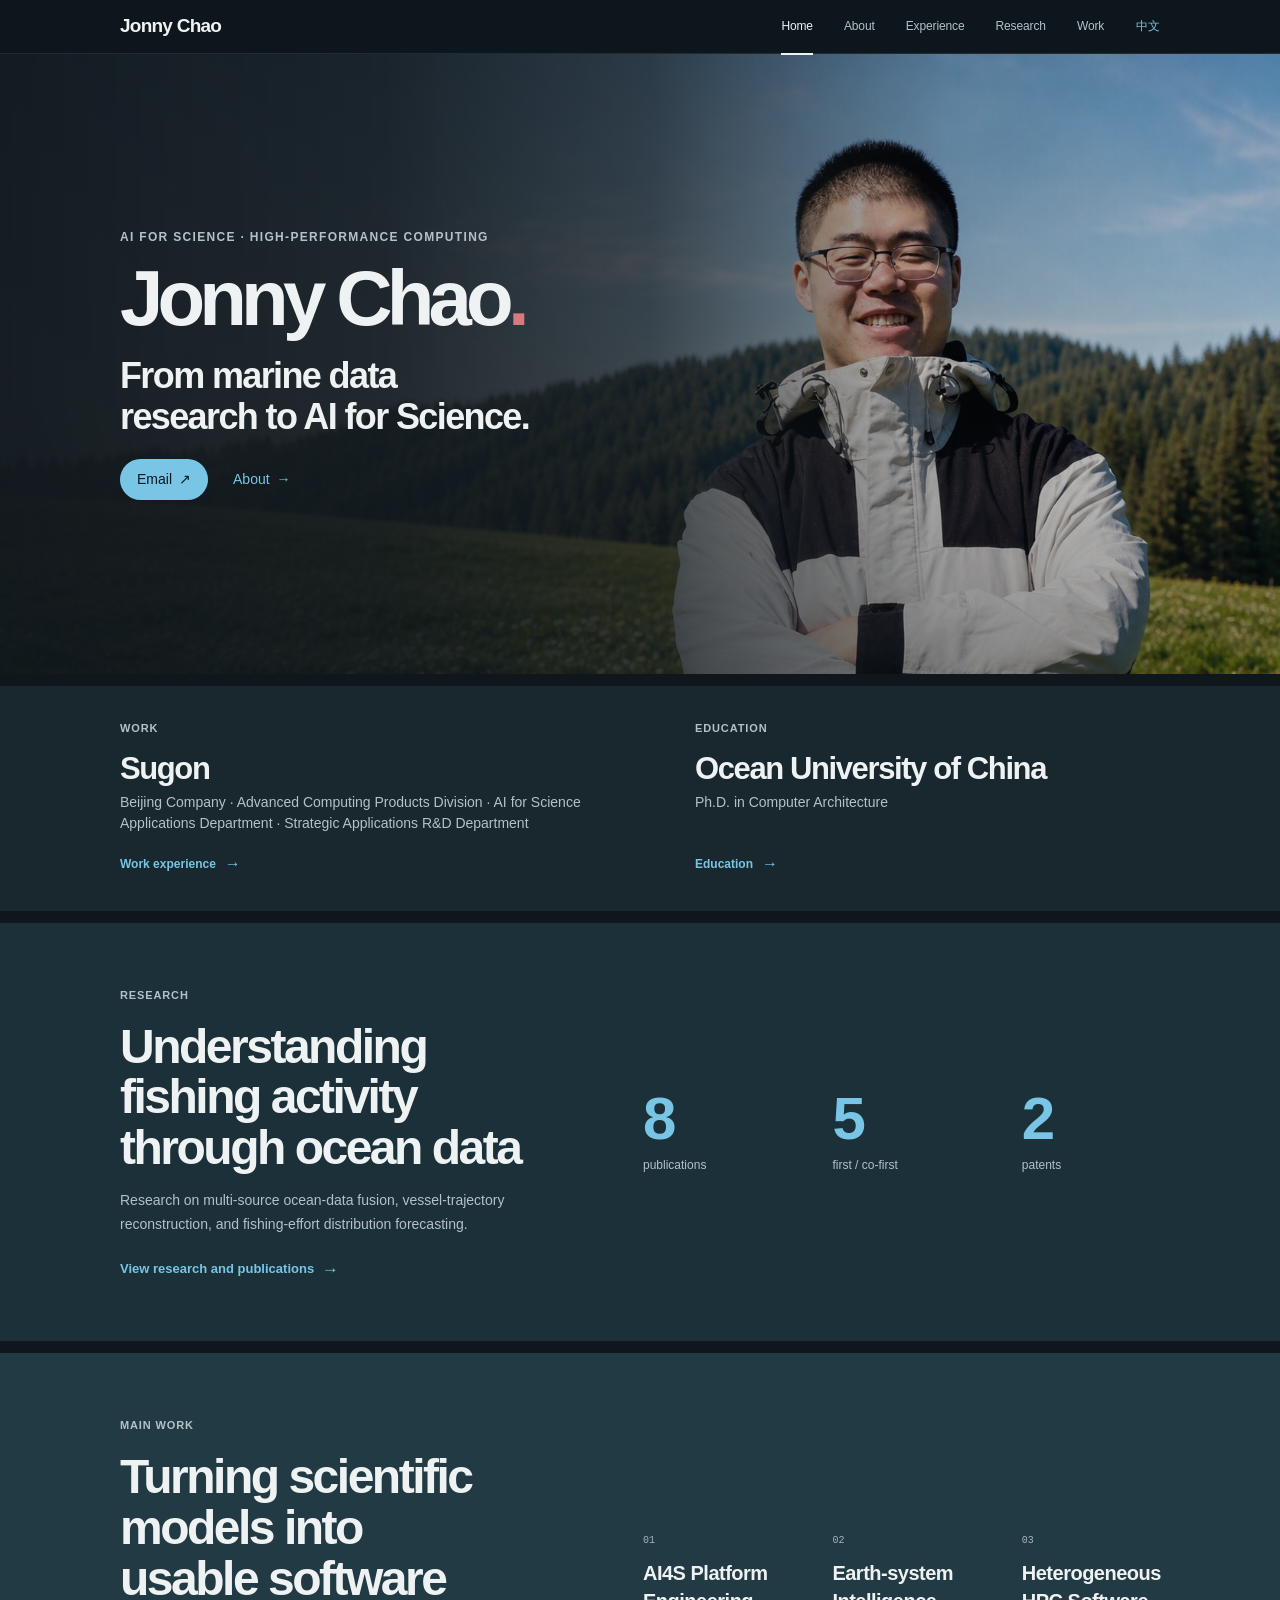
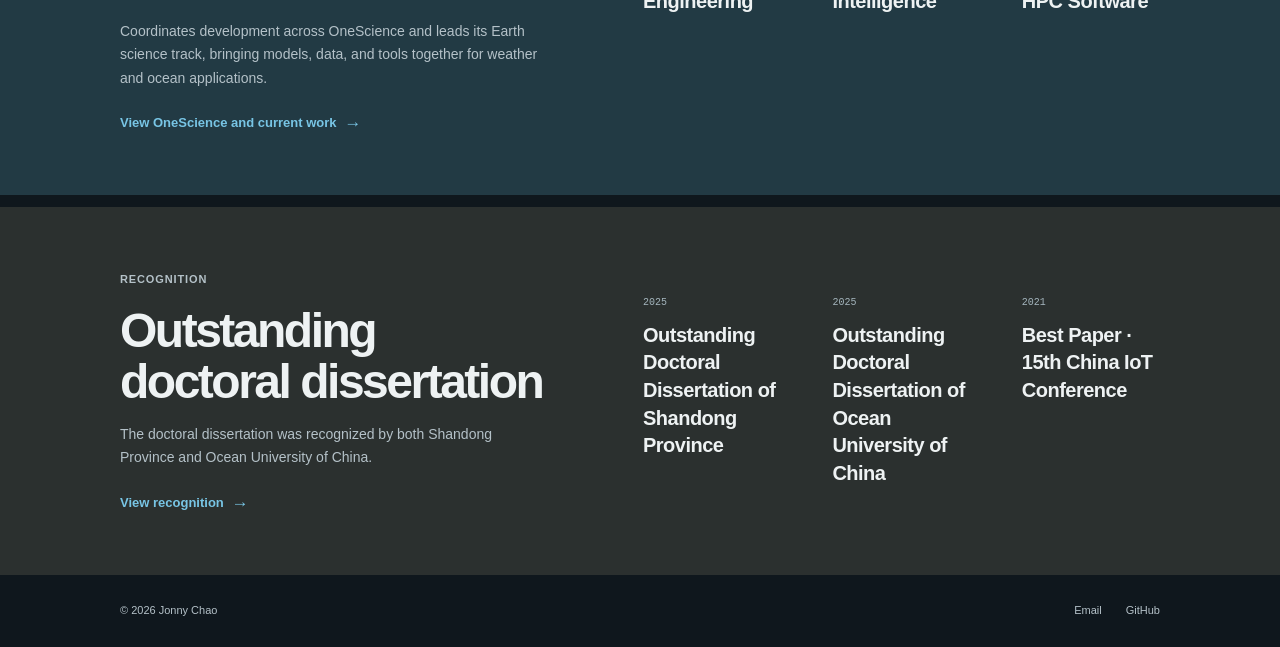
<file: index.html>
<!doctype html>
<html lang="en">
  <head>
    <meta charset="utf-8">
    <meta name="viewport" content="width=device-width, initial-scale=1">
    <meta name="description" content="Sugon Beijing · Strategic Applications R&amp;D Department. Ph.D. from Ocean University of China.">
    <meta name="author" content="Jonny Chao">
    <meta name="theme-color" content="#0f171d">
    <title>Jonny Chao — Personal Résumé</title>
    <link rel="canonical" href="https://zhaozhongningouc.github.io/">
    <link rel="alternate" hreflang="en" href="https://zhaozhongningouc.github.io/">
    <link rel="alternate" hreflang="zh-CN" href="https://zhaozhongningouc.github.io/zh/">
    <link rel="alternate" hreflang="x-default" href="https://zhaozhongningouc.github.io/">
    <link rel="preload" href="/assets/images/portrait-wide.jpg" as="image" type="image/jpeg">
    <link rel="stylesheet" href="/assets/css/styles.css">
    <meta property="og:type" content="website">
    <meta property="og:url" content="https://zhaozhongningouc.github.io/">
    <meta property="og:title" content="Jonny Chao — Personal Résumé">
    <meta property="og:description" content="Sugon Beijing · Strategic Applications R&amp;D Department. Ph.D. from Ocean University of China.">
    <meta property="og:image" content="https://zhaozhongningouc.github.io/assets/images/og-v6.png">
    <meta property="og:image:width" content="1200">
    <meta property="og:image:height" content="630">
    <meta property="og:locale" content="en_US">
    <meta property="og:locale:alternate" content="zh_CN">
    <meta name="twitter:card" content="summary_large_image">
    <meta name="twitter:title" content="Jonny Chao — Personal Résumé">
    <meta name="twitter:description" content="Sugon Beijing · Strategic Applications R&amp;D Department. Ph.D. from Ocean University of China.">
    <meta name="twitter:image" content="https://zhaozhongningouc.github.io/assets/images/og-v6.png">
    <script type="application/ld+json">{"@context":"https://schema.org","@type":"Person","name":"Jonny Chao","alternateName":"赵中宁","url":"https://zhaozhongningouc.github.io/","image":"https://zhaozhongningouc.github.io/assets/images/portrait-wide.jpg","worksFor":{"@type":"Organization","name":"Sugon","department":{"@type":"Organization","name":"Beijing Company · Advanced Computing Products Division · AI for Science Applications Department · Strategic Applications R&D Department"}},"alumniOf":{"@type":"CollegeOrUniversity","name":"Ocean University of China"},"sameAs":["https://github.com/ZhaoZhongningOUC"]}</script>
    <script defer src="/assets/js/main.js"></script>
  </head>
  <body data-page="home" data-lang="en">

    <a class="skip-link" href="#main-content">Skip to content</a>
    <header class="site-header">
      <div class="site-nav container">
        <a class="wordmark" href="/" aria-label="Jonny Chao — Home">Jonny Chao</a>
        <button class="nav-toggle" type="button" aria-expanded="false" aria-controls="nav-menu">
          <span class="nav-toggle__label">Menu</span>
          <span class="nav-toggle__icon" aria-hidden="true"><i></i><i></i></span>
        </button>
        <nav class="nav-menu" id="nav-menu" aria-label="Primary navigation">

        <a class="nav-link" href="/" aria-current="page">
          Home
        </a>
        <a class="nav-link" href="/about/">
          About
        </a>
        <a class="nav-link" href="/experience/">
          Experience
        </a>
        <a class="nav-link" href="/research/">
          Research
        </a>
        <a class="nav-link" href="/work/">
          Work
        </a>
          <a class="language-link" href="/zh/" hreflang="zh-CN" aria-label="切换为中文">中文</a>
        </nav>
      </div>
    </header>

    <main class="home-main" id="main-content">
      <section class="home-hero" aria-labelledby="home-title">
        <div class="container home-hero__inner">
          <div class="home-copy">
            <p class="eyebrow">AI FOR SCIENCE · HIGH-PERFORMANCE COMPUTING</p>
            <h1 id="home-title">Jonny Chao<span aria-hidden="true">.</span></h1>
            <p class="home-headline">From marine data research to AI for Science.</p>
            <div class="home-actions">
              <a class="primary-link" href="mailto:zhaozhn@sugon.com">Email<span aria-hidden="true">↗</span></a>

  <a class="text-link" href="/about/">
    <span>About</span><span aria-hidden="true">→</span>
  </a>
            </div>
          </div>
        </div>
        <figure class="home-portrait">
          <img src="/assets/images/portrait-wide.jpg" alt="Portrait of Jonny Chao outdoors" width="1672" height="941" fetchpriority="high">
        </figure>
      </section>
      <section class="home-status-section" aria-labelledby="resume-overview-title">
        <div class="container home-status-row">
          <h2 class="sr-only" id="resume-overview-title">Résumé overview</h2>
          <a class="home-status-item" href="/work/">
            <span class="home-card-label">Work</span>
            <div class="home-status-main">
              <strong>Sugon</strong>
              <p>Beijing Company · Advanced Computing Products Division · AI for Science Applications Department · Strategic Applications R&amp;D Department</p>
            </div>
            <span class="home-status-link">Work experience<span aria-hidden="true">→</span></span>
          </a>
          <a class="home-status-item" href="/experience/#education">
            <span class="home-card-label">Education</span>
            <div class="home-status-main">
              <strong>Ocean University of China</strong>
              <p>Ph.D. in Computer Architecture</p>
            </div>
            <span class="home-status-link">Education<span aria-hidden="true">→</span></span>
          </a>
        </div>
      </section>

  <section class="home-feature-section home-feature-section--research">
    <a class="container home-feature-inner" href="/research/">
      <div class="home-feature-copy">
        <span class="home-card-label">Research</span>
        <h2>Understanding fishing activity through ocean data</h2>
        <p>Research on multi-source ocean-data fusion, vessel-trajectory reconstruction, and fishing-effort distribution forecasting.</p>
        <span class="home-feature-link">View research and publications<span aria-hidden="true">→</span></span>
      </div>
      <dl class="home-feature-details home-feature-stats">
          <div><dt>8</dt><dd>publications</dd></div>
          <div><dt>5</dt><dd>first / co-first</dd></div>
          <div><dt>2</dt><dd>patents</dd></div>
        </dl>
    </a>
  </section>

  <section class="home-feature-section home-feature-section--work">
    <a class="container home-feature-inner" href="/work/">
      <div class="home-feature-copy">
        <span class="home-card-label">Main work</span>
        <h2>Turning scientific models into usable software</h2>
        <p>Coordinates development across OneScience and leads its Earth science track, bringing models, data, and tools together for weather and ocean applications.</p>
        <span class="home-feature-link">View OneScience and current work<span aria-hidden="true">→</span></span>
      </div>
      <ol class="home-feature-details home-feature-list">
        <li><strong>AI4S Platform Engineering</strong><span>01</span></li>
        <li><strong>Earth-system Intelligence</strong><span>02</span></li>
        <li><strong>Heterogeneous HPC Software</strong><span>03</span></li></ol>
    </a>
  </section>

  <section class="home-feature-section home-feature-section--recognition">
    <a class="container home-feature-inner" href="/experience/#recognition">
      <div class="home-feature-copy">
        <span class="home-card-label">Recognition</span>
        <h2>Outstanding doctoral dissertation</h2>
        <p>The doctoral dissertation was recognized by both Shandong Province and Ocean University of China.</p>
        <span class="home-feature-link">View recognition<span aria-hidden="true">→</span></span>
      </div>
      <ol class="home-feature-details home-feature-list">
        <li><strong>Outstanding Doctoral Dissertation of Shandong Province</strong><span>2025</span></li>
        <li><strong>Outstanding Doctoral Dissertation of Ocean University of China</strong><span>2025</span></li>
        <li><strong>Best Paper · 15th China IoT Conference</strong><span>2021</span></li></ol>
    </a>
  </section>
    </main>

    <footer class="site-footer">
      <div class="container footer-inner">
        <p>© 2026 Jonny Chao</p>
        <div class="footer-links">
          <a href="mailto:zhaozhn@sugon.com">Email</a>
          <a href="https://github.com/ZhaoZhongningOUC" target="_blank" rel="noreferrer">GitHub</a>

        </div>
      </div>
    </footer>
  </body>
</html>
</file>
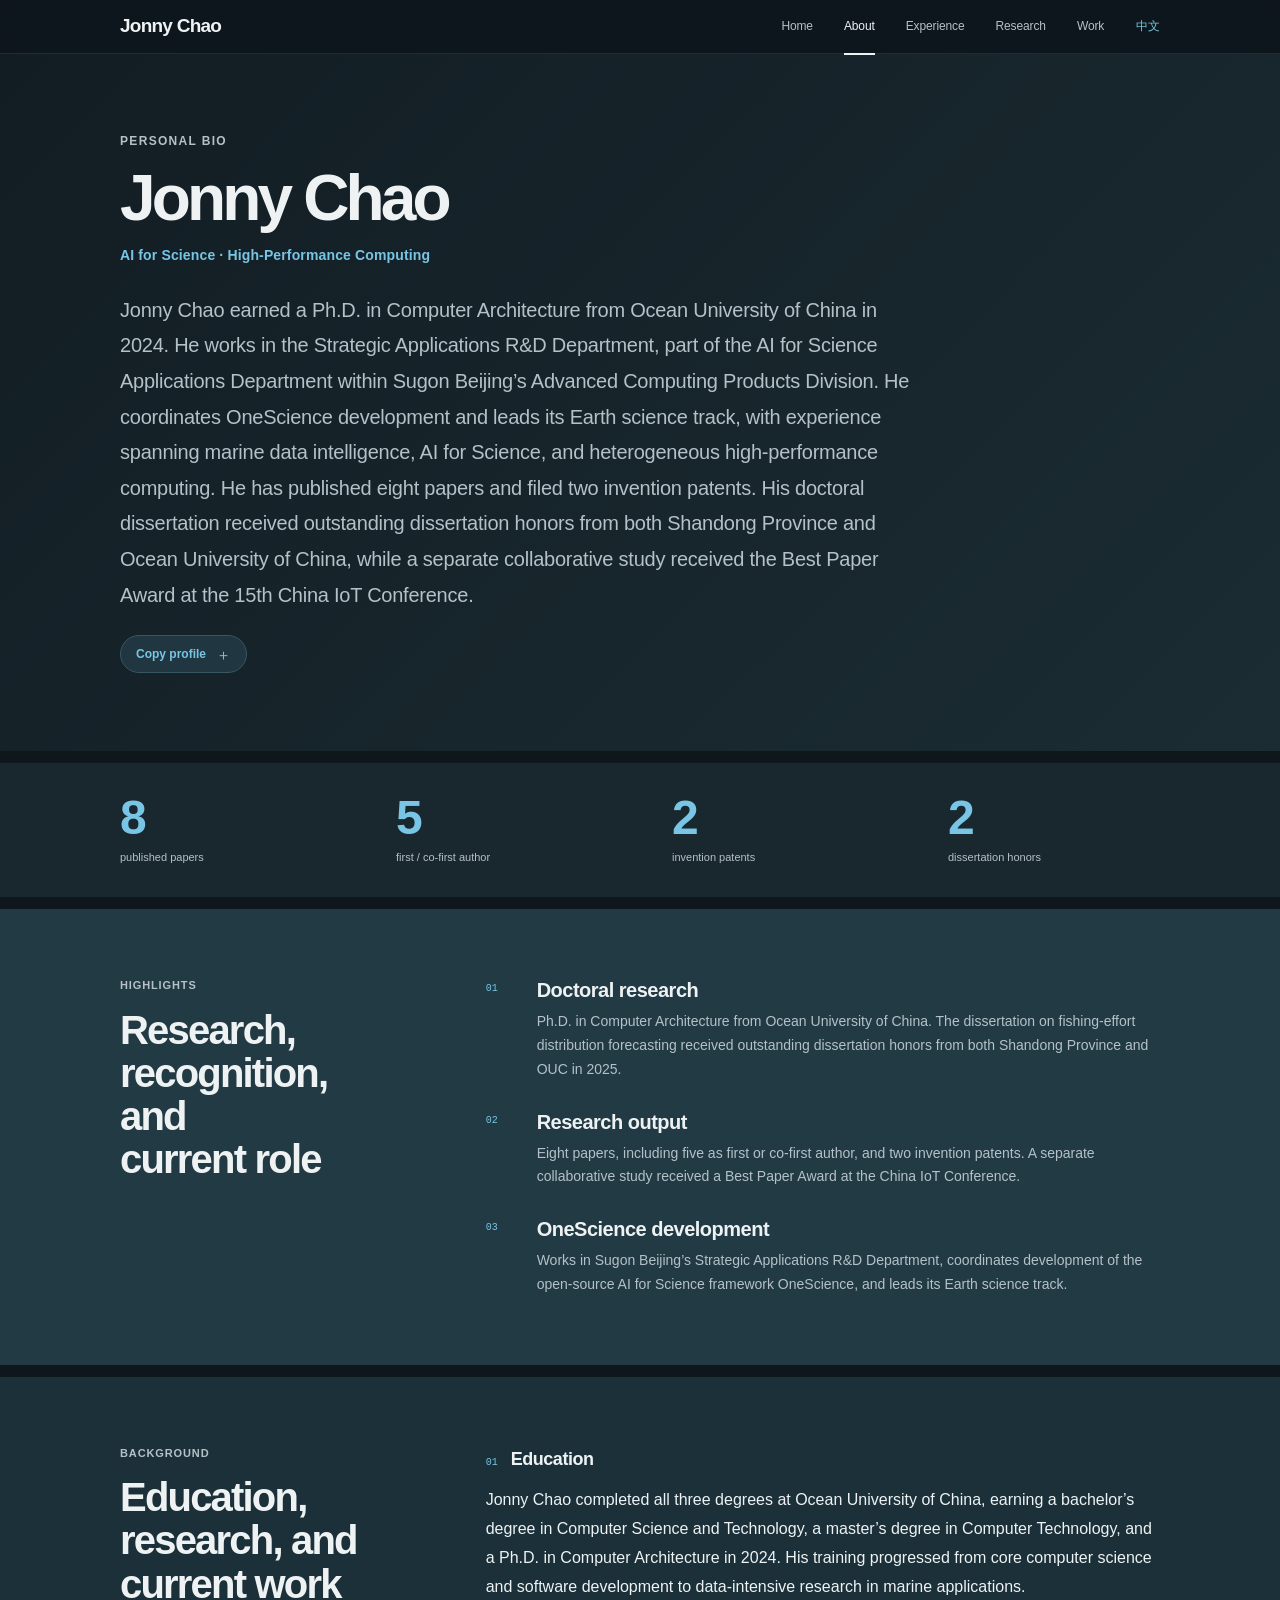
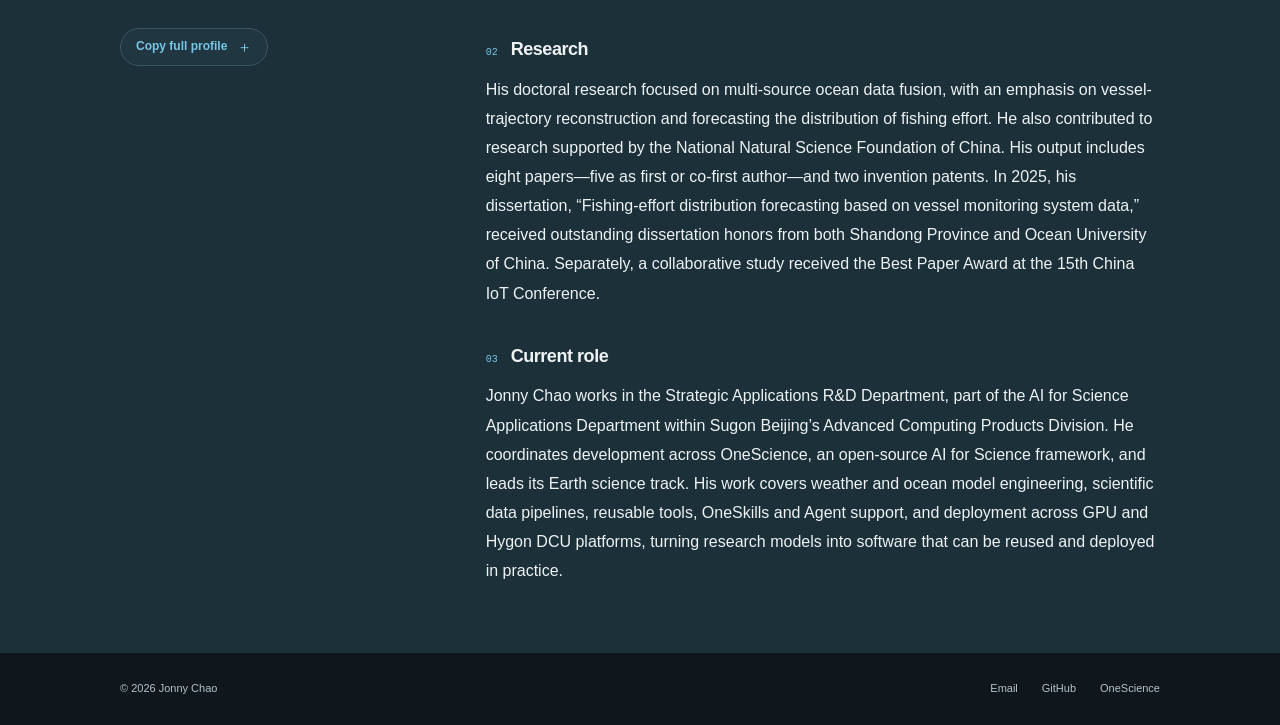
<file: about/index.html>
<!doctype html>
<html lang="en">
  <head>
    <meta charset="utf-8">
    <meta name="viewport" content="width=device-width, initial-scale=1">
    <meta name="description" content="Profile of Jonny Chao, covering education, research output, recognition, and current work.">
    <meta name="author" content="Jonny Chao">
    <meta name="theme-color" content="#0f171d">
    <title>About — Jonny Chao</title>
    <link rel="canonical" href="https://zhaozhongningouc.github.io/about/">
    <link rel="alternate" hreflang="en" href="https://zhaozhongningouc.github.io/about/">
    <link rel="alternate" hreflang="zh-CN" href="https://zhaozhongningouc.github.io/zh/about/">
    <link rel="alternate" hreflang="x-default" href="https://zhaozhongningouc.github.io/about/">

    <link rel="stylesheet" href="/assets/css/styles.css">
    <meta property="og:type" content="website">
    <meta property="og:url" content="https://zhaozhongningouc.github.io/about/">
    <meta property="og:title" content="About — Jonny Chao">
    <meta property="og:description" content="Profile of Jonny Chao, covering education, research output, recognition, and current work.">
    <meta property="og:image" content="https://zhaozhongningouc.github.io/assets/images/og-v6.png">
    <meta property="og:image:width" content="1200">
    <meta property="og:image:height" content="630">
    <meta property="og:locale" content="en_US">
    <meta property="og:locale:alternate" content="zh_CN">
    <meta name="twitter:card" content="summary_large_image">
    <meta name="twitter:title" content="About — Jonny Chao">
    <meta name="twitter:description" content="Profile of Jonny Chao, covering education, research output, recognition, and current work.">
    <meta name="twitter:image" content="https://zhaozhongningouc.github.io/assets/images/og-v6.png">
    <script type="application/ld+json">{"@context":"https://schema.org","@type":"ProfilePage","name":"About — Jonny Chao","url":"https://zhaozhongningouc.github.io/about/","mainEntity":{"@type":"Person","name":"Jonny Chao","alternateName":"赵中宁","url":"https://zhaozhongningouc.github.io/"}}</script>
    <script defer src="/assets/js/main.js"></script>
  </head>
  <body data-page="about" data-lang="en">

    <a class="skip-link" href="#main-content">Skip to content</a>
    <header class="site-header">
      <div class="site-nav container">
        <a class="wordmark" href="/" aria-label="Jonny Chao — Home">Jonny Chao</a>
        <button class="nav-toggle" type="button" aria-expanded="false" aria-controls="nav-menu">
          <span class="nav-toggle__label">Menu</span>
          <span class="nav-toggle__icon" aria-hidden="true"><i></i><i></i></span>
        </button>
        <nav class="nav-menu" id="nav-menu" aria-label="Primary navigation">

        <a class="nav-link" href="/">
          Home
        </a>
        <a class="nav-link" href="/about/" aria-current="page">
          About
        </a>
        <a class="nav-link" href="/experience/">
          Experience
        </a>
        <a class="nav-link" href="/research/">
          Research
        </a>
        <a class="nav-link" href="/work/">
          Work
        </a>
          <a class="language-link" href="/zh/about/" hreflang="zh-CN" aria-label="切换为中文">中文</a>
        </nav>
      </div>
    </header>

    <main class="about-main" id="main-content">
      <header class="about-hero">
        <div class="container about-hero__inner">
          <p class="eyebrow">PERSONAL BIO</p>
          <h1>Jonny Chao</h1>
          <p class="about-hero__role">AI for Science · High-Performance Computing</p>
          <div class="about-hero__bio" id="bio-brief-copy"><p data-copy-text>Jonny Chao earned a Ph.D. in Computer Architecture from Ocean University of China in 2024. He works in the Strategic Applications R&amp;D Department, part of the AI for Science Applications Department within Sugon Beijing’s Advanced Computing Products Division. He coordinates OneScience development and leads its Earth science track, with experience spanning marine data intelligence, AI for Science, and heterogeneous high-performance computing. He has published eight papers and filed two invention patents. His doctoral dissertation received outstanding dissertation honors from both Shandong Province and Ocean University of China, while a separate collaborative study received the Best Paper Award at the 15th China IoT Conference.</p></div>

  <button class="copy-button" type="button" aria-controls="bio-brief-copy" data-copy-target="bio-brief-copy" data-copy-success="Copied" data-copy-failure="Select the text to copy">
    <span class="copy-button__label" aria-live="polite">Copy profile</span><span aria-hidden="true">＋</span>
  </button>
        </div>
      </header>
      <section class="about-metrics-section" aria-label="Profile highlights">
        <div class="container"><dl class="about-metrics"><div class="about-metric"><dt>8</dt><dd>published papers</dd></div><div class="about-metric"><dt>5</dt><dd>first / co-first author</dd></div><div class="about-metric"><dt>2</dt><dd>invention patents</dd></div><div class="about-metric"><dt>2</dt><dd>dissertation honors</dd></div></dl></div>
      </section>
      <section class="bio-section bio-section--highlights" aria-labelledby="bio-highlights-title">
        <div class="container bio-section__inner">
          <div class="bio-section__meta">
            <p class="home-card-label">Highlights</p>
            <h2 id="bio-highlights-title">Research, recognition, and current role</h2>
          </div>
          <div class="bio-highlights">
        <article class="bio-highlight">
          <span>01</span>
          <div><h3>Doctoral research</h3><p>Ph.D. in Computer Architecture from Ocean University of China. The dissertation on fishing-effort distribution forecasting received outstanding dissertation honors from both Shandong Province and OUC in 2025.</p></div>
        </article>
        <article class="bio-highlight">
          <span>02</span>
          <div><h3>Research output</h3><p>Eight papers, including five as first or co-first author, and two invention patents. A separate collaborative study received a Best Paper Award at the China IoT Conference.</p></div>
        </article>
        <article class="bio-highlight">
          <span>03</span>
          <div><h3>OneScience development</h3><p>Works in Sugon Beijing’s Strategic Applications R&amp;D Department, coordinates development of the open-source AI for Science framework OneScience, and leads its Earth science track.</p></div>
        </article></div>
        </div>
      </section>
      <section class="bio-section bio-section--detailed" aria-labelledby="bio-detailed-title">
        <div class="container bio-section__inner bio-section__inner--detailed">
          <div class="bio-section__meta">
            <p class="home-card-label">Background</p>
            <h2 id="bio-detailed-title">Education, research, and current work</h2>

  <button class="copy-button" type="button" aria-controls="bio-detailed-copy" data-copy-target="bio-detailed-copy" data-copy-success="Copied" data-copy-failure="Select the text to copy">
    <span class="copy-button__label" aria-live="polite">Copy full profile</span><span aria-hidden="true">＋</span>
  </button>
          </div>
          <div class="bio-copy bio-copy--detailed" id="bio-detailed-copy">
        <article class="bio-paragraph">
          <header class="bio-paragraph__heading"><span>01</span><h3>Education</h3></header>
          <p data-copy-text>Jonny Chao completed all three degrees at Ocean University of China, earning a bachelor’s degree in Computer Science and Technology, a master’s degree in Computer Technology, and a Ph.D. in Computer Architecture in 2024. His training progressed from core computer science and software development to data-intensive research in marine applications.</p>
        </article>
        <article class="bio-paragraph">
          <header class="bio-paragraph__heading"><span>02</span><h3>Research</h3></header>
          <p data-copy-text>His doctoral research focused on multi-source ocean data fusion, with an emphasis on vessel-trajectory reconstruction and forecasting the distribution of fishing effort. He also contributed to research supported by the National Natural Science Foundation of China. His output includes eight papers—five as first or co-first author—and two invention patents. In 2025, his dissertation, “Fishing-effort distribution forecasting based on vessel monitoring system data,” received outstanding dissertation honors from both Shandong Province and Ocean University of China. Separately, a collaborative study received the Best Paper Award at the 15th China IoT Conference.</p>
        </article>
        <article class="bio-paragraph">
          <header class="bio-paragraph__heading"><span>03</span><h3>Current role</h3></header>
          <p data-copy-text>Jonny Chao works in the Strategic Applications R&amp;D Department, part of the AI for Science Applications Department within Sugon Beijing’s Advanced Computing Products Division. He coordinates development across OneScience, an open-source AI for Science framework, and leads its Earth science track. His work covers weather and ocean model engineering, scientific data pipelines, reusable tools, OneSkills and Agent support, and deployment across GPU and Hygon DCU platforms, turning research models into software that can be reused and deployed in practice.</p>
        </article></div>
        </div>
      </section>
    </main>

    <footer class="site-footer">
      <div class="container footer-inner">
        <p>© 2026 Jonny Chao</p>
        <div class="footer-links">
          <a href="mailto:zhaozhn@sugon.com">Email</a>
          <a href="https://github.com/ZhaoZhongningOUC" target="_blank" rel="noreferrer">GitHub</a>
          <a href="https://gitee.com/onescience-ai/onescience" target="_blank" rel="noreferrer">OneScience</a>
        </div>
      </div>
    </footer>
  </body>
</html>
</file>
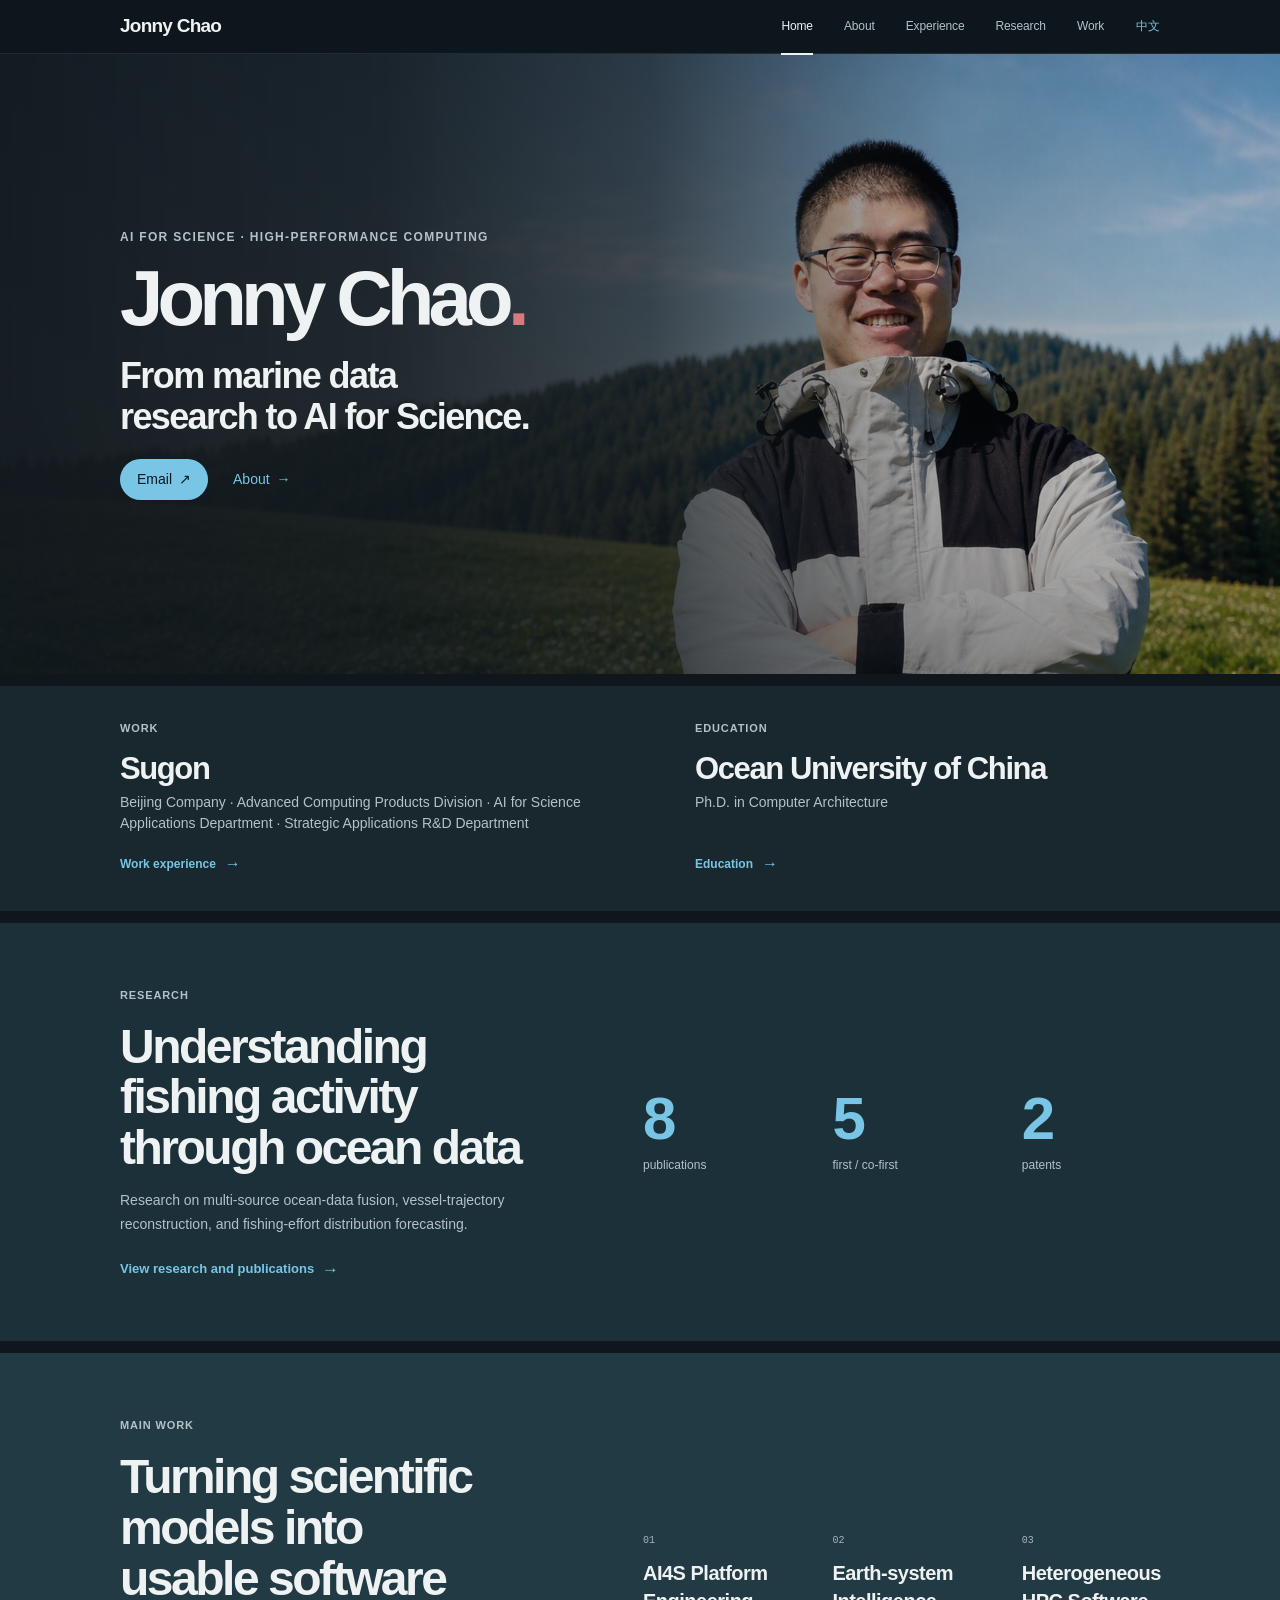
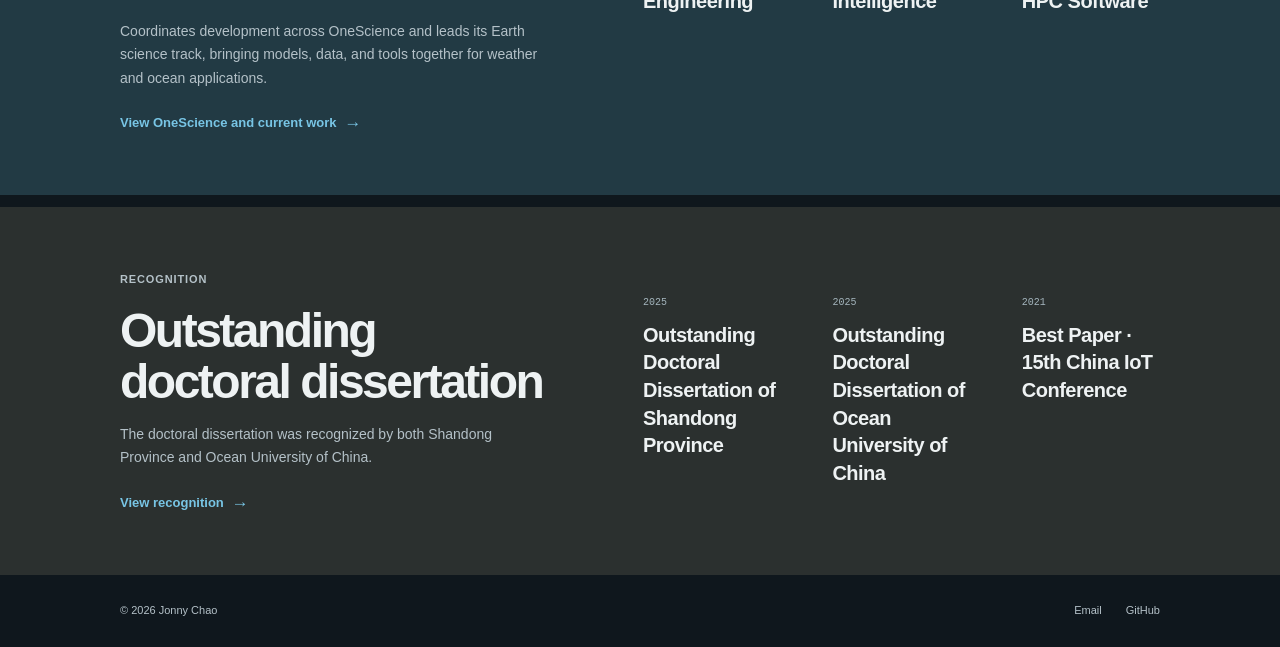
<file: en/index.html>
<!doctype html>
<html lang="en">
  <head>
    <meta charset="utf-8">
    <meta name="viewport" content="width=device-width, initial-scale=1">
    <meta http-equiv="refresh" content="0; url=/">
    <meta name="robots" content="noindex">
    <link rel="canonical" href="https://zhaozhongningouc.github.io/">
    <title>Page moved — Jonny Chao</title>
  </head>
  <body>
    <main>
      <p>The English page has moved to <a href="/">/</a>.</p>
    </main>
    <script>window.location.replace("/" + window.location.search + window.location.hash);</script>
  </body>
</html>
</file>
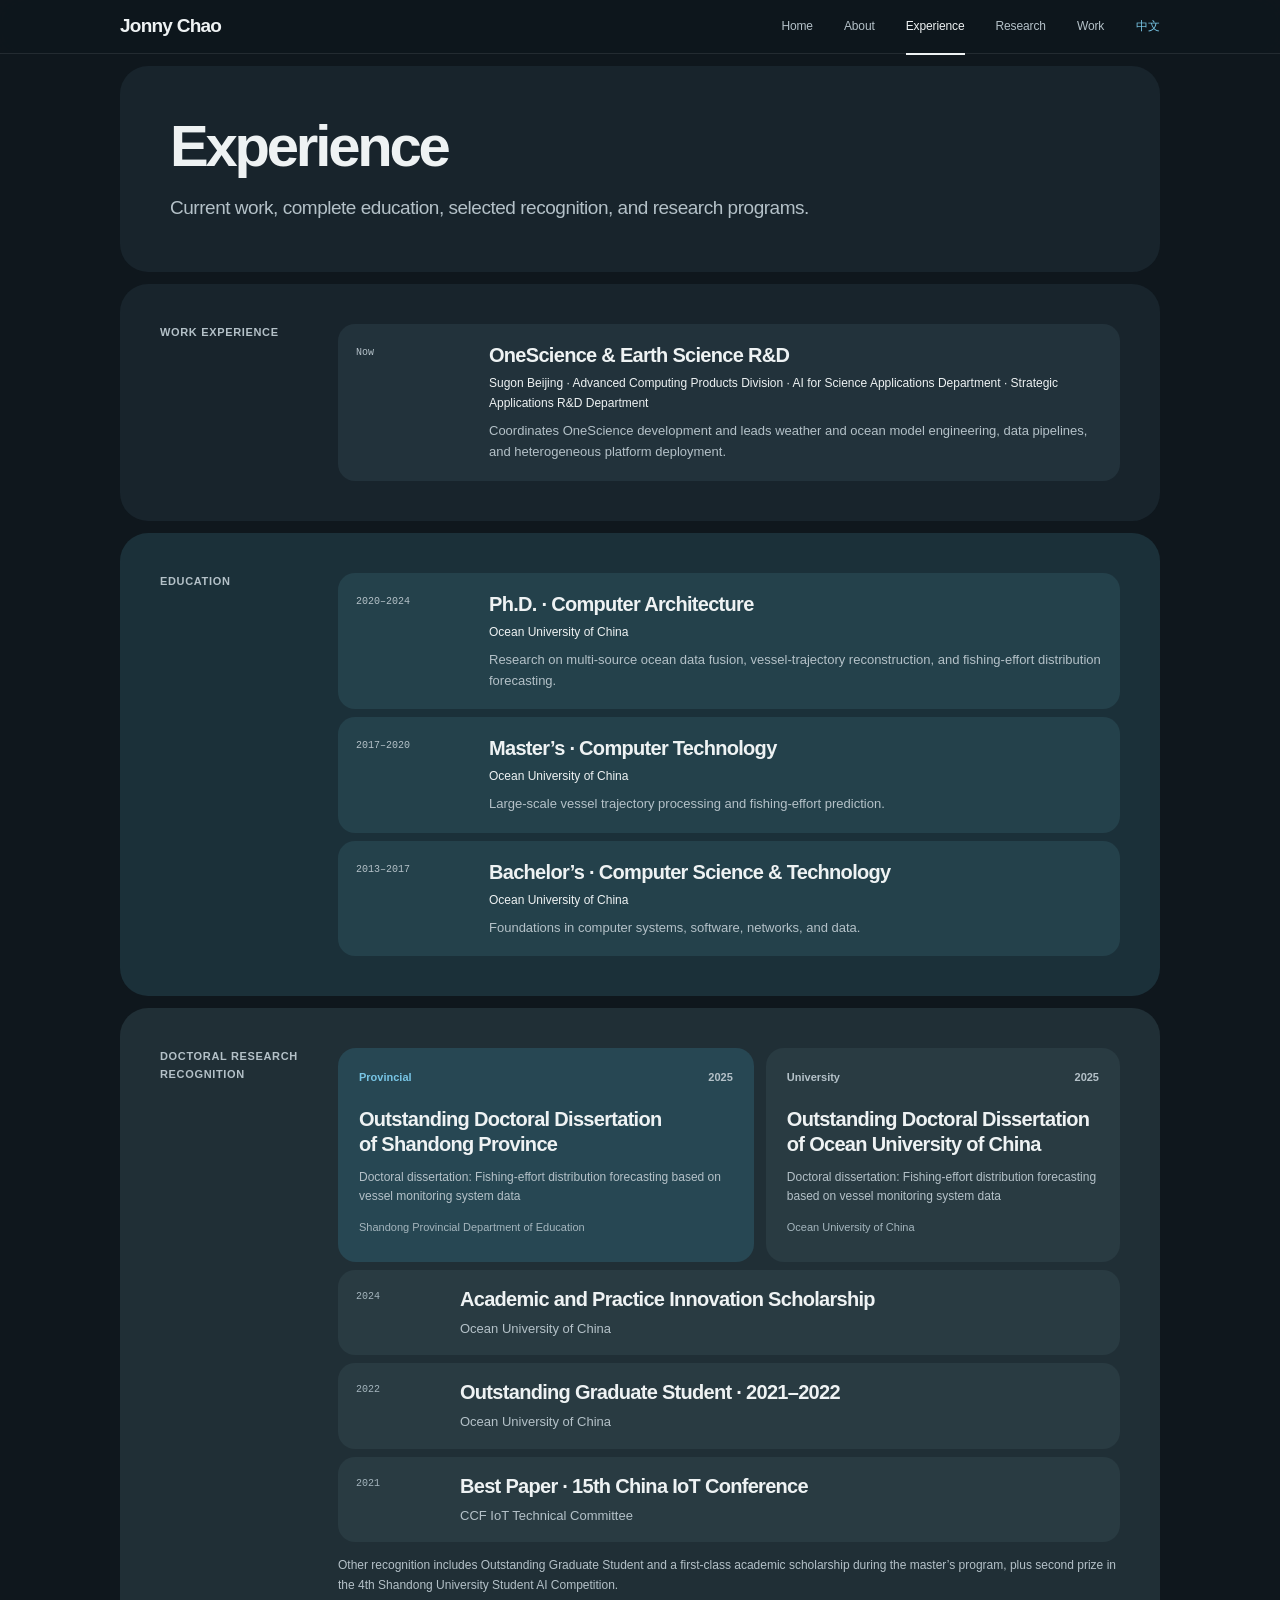
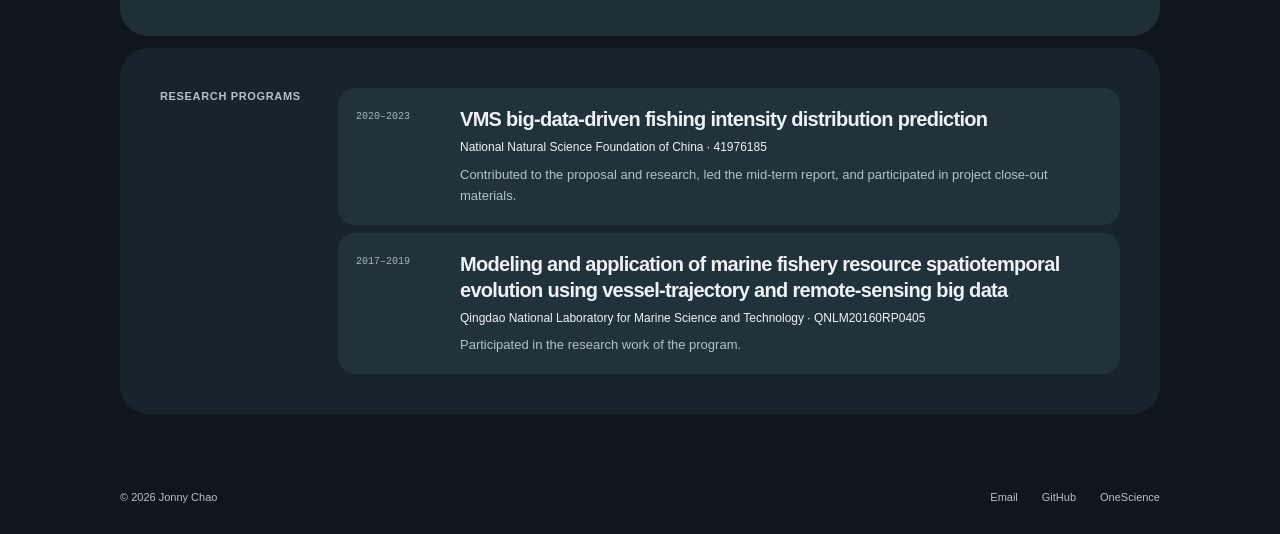
<file: experience/index.html>
<!doctype html>
<html lang="en">
  <head>
    <meta charset="utf-8">
    <meta name="viewport" content="width=device-width, initial-scale=1">
    <meta name="description" content="Work, education, research programs, and selected doctoral recognition.">
    <meta name="author" content="Jonny Chao">
    <meta name="theme-color" content="#0f171d">
    <title>Experience — Jonny Chao</title>
    <link rel="canonical" href="https://zhaozhongningouc.github.io/experience/">
    <link rel="alternate" hreflang="en" href="https://zhaozhongningouc.github.io/experience/">
    <link rel="alternate" hreflang="zh-CN" href="https://zhaozhongningouc.github.io/zh/experience/">
    <link rel="alternate" hreflang="x-default" href="https://zhaozhongningouc.github.io/experience/">

    <link rel="stylesheet" href="/assets/css/styles.css">
    <meta property="og:type" content="website">
    <meta property="og:url" content="https://zhaozhongningouc.github.io/experience/">
    <meta property="og:title" content="Experience — Jonny Chao">
    <meta property="og:description" content="Work, education, research programs, and selected doctoral recognition.">
    <meta property="og:image" content="https://zhaozhongningouc.github.io/assets/images/og-v6.png">
    <meta property="og:image:width" content="1200">
    <meta property="og:image:height" content="630">
    <meta property="og:locale" content="en_US">
    <meta property="og:locale:alternate" content="zh_CN">
    <meta name="twitter:card" content="summary_large_image">
    <meta name="twitter:title" content="Experience — Jonny Chao">
    <meta name="twitter:description" content="Work, education, research programs, and selected doctoral recognition.">
    <meta name="twitter:image" content="https://zhaozhongningouc.github.io/assets/images/og-v6.png">
    <script type="application/ld+json">{"@context":"https://schema.org","@type":"ProfilePage","name":"Experience — Jonny Chao","url":"https://zhaozhongningouc.github.io/experience/","mainEntity":{"@type":"Person","name":"Jonny Chao","alternateName":"赵中宁","url":"https://zhaozhongningouc.github.io/"}}</script>
    <script defer src="/assets/js/main.js"></script>
  </head>
  <body data-page="experience" data-lang="en">

    <a class="skip-link" href="#main-content">Skip to content</a>
    <header class="site-header">
      <div class="site-nav container">
        <a class="wordmark" href="/" aria-label="Jonny Chao — Home">Jonny Chao</a>
        <button class="nav-toggle" type="button" aria-expanded="false" aria-controls="nav-menu">
          <span class="nav-toggle__label">Menu</span>
          <span class="nav-toggle__icon" aria-hidden="true"><i></i><i></i></span>
        </button>
        <nav class="nav-menu" id="nav-menu" aria-label="Primary navigation">

        <a class="nav-link" href="/">
          Home
        </a>
        <a class="nav-link" href="/about/">
          About
        </a>
        <a class="nav-link" href="/experience/" aria-current="page">
          Experience
        </a>
        <a class="nav-link" href="/research/">
          Research
        </a>
        <a class="nav-link" href="/work/">
          Work
        </a>
          <a class="language-link" href="/zh/experience/" hreflang="zh-CN" aria-label="切换为中文">中文</a>
        </nav>
      </div>
    </header>

    <main id="main-content">

  <header class="page-heading">
    <div class="container page-heading__inner">

      <h1>Experience</h1>
      <p>Current work, complete education, selected recognition, and research programs.</p>
    </div>
  </header>
      <div class="container resume-content">

  <section class="resume-section panel--white" id="work-experience">
    <h2 class="section-label">Work experience</h2>
    <div class="section-body">


        <article class="timeline-row">
          <div class="timeline-period">Now</div>
          <div><h3>OneScience &amp; Earth Science R&amp;D</h3><p class="timeline-meta">Sugon Beijing · Advanced Computing Products Division · AI for Science Applications Department · Strategic Applications R&amp;D Department</p><p>Coordinates OneScience development and leads weather and ocean model engineering, data pipelines, and heterogeneous platform deployment.</p></div>
        </article>
    </div>
  </section>

  <section class="resume-section panel--blue" id="education">
    <h2 class="section-label">Education</h2>
    <div class="section-body">


        <article class="timeline-row">
          <div class="timeline-period">2020–2024</div>
          <div><h3>Ph.D. · Computer Architecture</h3><p class="timeline-meta">Ocean University of China</p><p>Research on multi-source ocean data fusion, vessel-trajectory reconstruction, and fishing-effort distribution forecasting.</p></div>
        </article>
        <article class="timeline-row">
          <div class="timeline-period">2017–2020</div>
          <div><h3>Master’s · Computer Technology</h3><p class="timeline-meta">Ocean University of China</p><p>Large-scale vessel trajectory processing and fishing-effort prediction.</p></div>
        </article>
        <article class="timeline-row">
          <div class="timeline-period">2013–2017</div>
          <div><h3>Bachelor’s · Computer Science &amp; Technology</h3><p class="timeline-meta">Ocean University of China</p><p>Foundations in computer systems, software, networks, and data.</p></div>
        </article>
    </div>
  </section>

  <section class="resume-section panel--soft" id="recognition">
    <h2 class="section-label">Doctoral research recognition</h2>
    <div class="section-body">

      <div class="featured-award-grid">
        <article class="featured-award featured-award--primary">
          <div class="featured-award__meta"><span>Provincial</span><span>2025</span></div>
          <h3>Outstanding Doctoral Dissertation of Shandong Province</h3>
          <p>Doctoral dissertation: Fishing-effort distribution forecasting based on vessel monitoring system data</p>
          <small>Shandong Provincial Department of Education</small>
        </article>
        <article class="featured-award">
          <div class="featured-award__meta"><span>University</span><span>2025</span></div>
          <h3>Outstanding Doctoral Dissertation of Ocean University of China</h3>
          <p>Doctoral dissertation: Fishing-effort distribution forecasting based on vessel monitoring system data</p>
          <small>Ocean University of China</small>
        </article></div><div class="award-list award-list--compact">
        <article class="award-row"><span>2024</span><div><h3>Academic and Practice Innovation Scholarship</h3><p>Ocean University of China</p></div></article>
        <article class="award-row"><span>2022</span><div><h3>Outstanding Graduate Student · 2021–2022</h3><p>Ocean University of China</p></div></article>
        <article class="award-row"><span>2021</span><div><h3>Best Paper · 15th China IoT Conference</h3><p>CCF IoT Technical Committee</p></div></article></div><p class="earlier-recognition">Other recognition includes Outstanding Graduate Student and a first-class academic scholarship during the master’s program, plus second prize in the 4th Shandong University Student AI Competition.</p>
    </div>
  </section>

  <section class="resume-section panel--white" id="programs">
    <h2 class="section-label">Research programs</h2>
    <div class="section-body">

      <div class="program-list">
        <article class="program-row">
          <span>2020–2023</span>
          <div><h3>VMS big-data-driven fishing intensity distribution prediction</h3><p class="timeline-meta">National Natural Science Foundation of China · 41976185</p><p>Contributed to the proposal and research, led the mid-term report, and participated in project close-out materials.</p></div>
        </article>
        <article class="program-row">
          <span>2017–2019</span>
          <div><h3>Modeling and application of marine fishery resource spatiotemporal evolution using vessel-trajectory and remote-sensing big data</h3><p class="timeline-meta">Qingdao National Laboratory for Marine Science and Technology · QNLM20160RP0405</p><p>Participated in the research work of the program.</p></div>
        </article></div>
    </div>
  </section>
      </div>
    </main>

    <footer class="site-footer">
      <div class="container footer-inner">
        <p>© 2026 Jonny Chao</p>
        <div class="footer-links">
          <a href="mailto:zhaozhn@sugon.com">Email</a>
          <a href="https://github.com/ZhaoZhongningOUC" target="_blank" rel="noreferrer">GitHub</a>
          <a href="https://gitee.com/onescience-ai/onescience" target="_blank" rel="noreferrer">OneScience</a>
        </div>
      </div>
    </footer>
  </body>
</html>
</file>
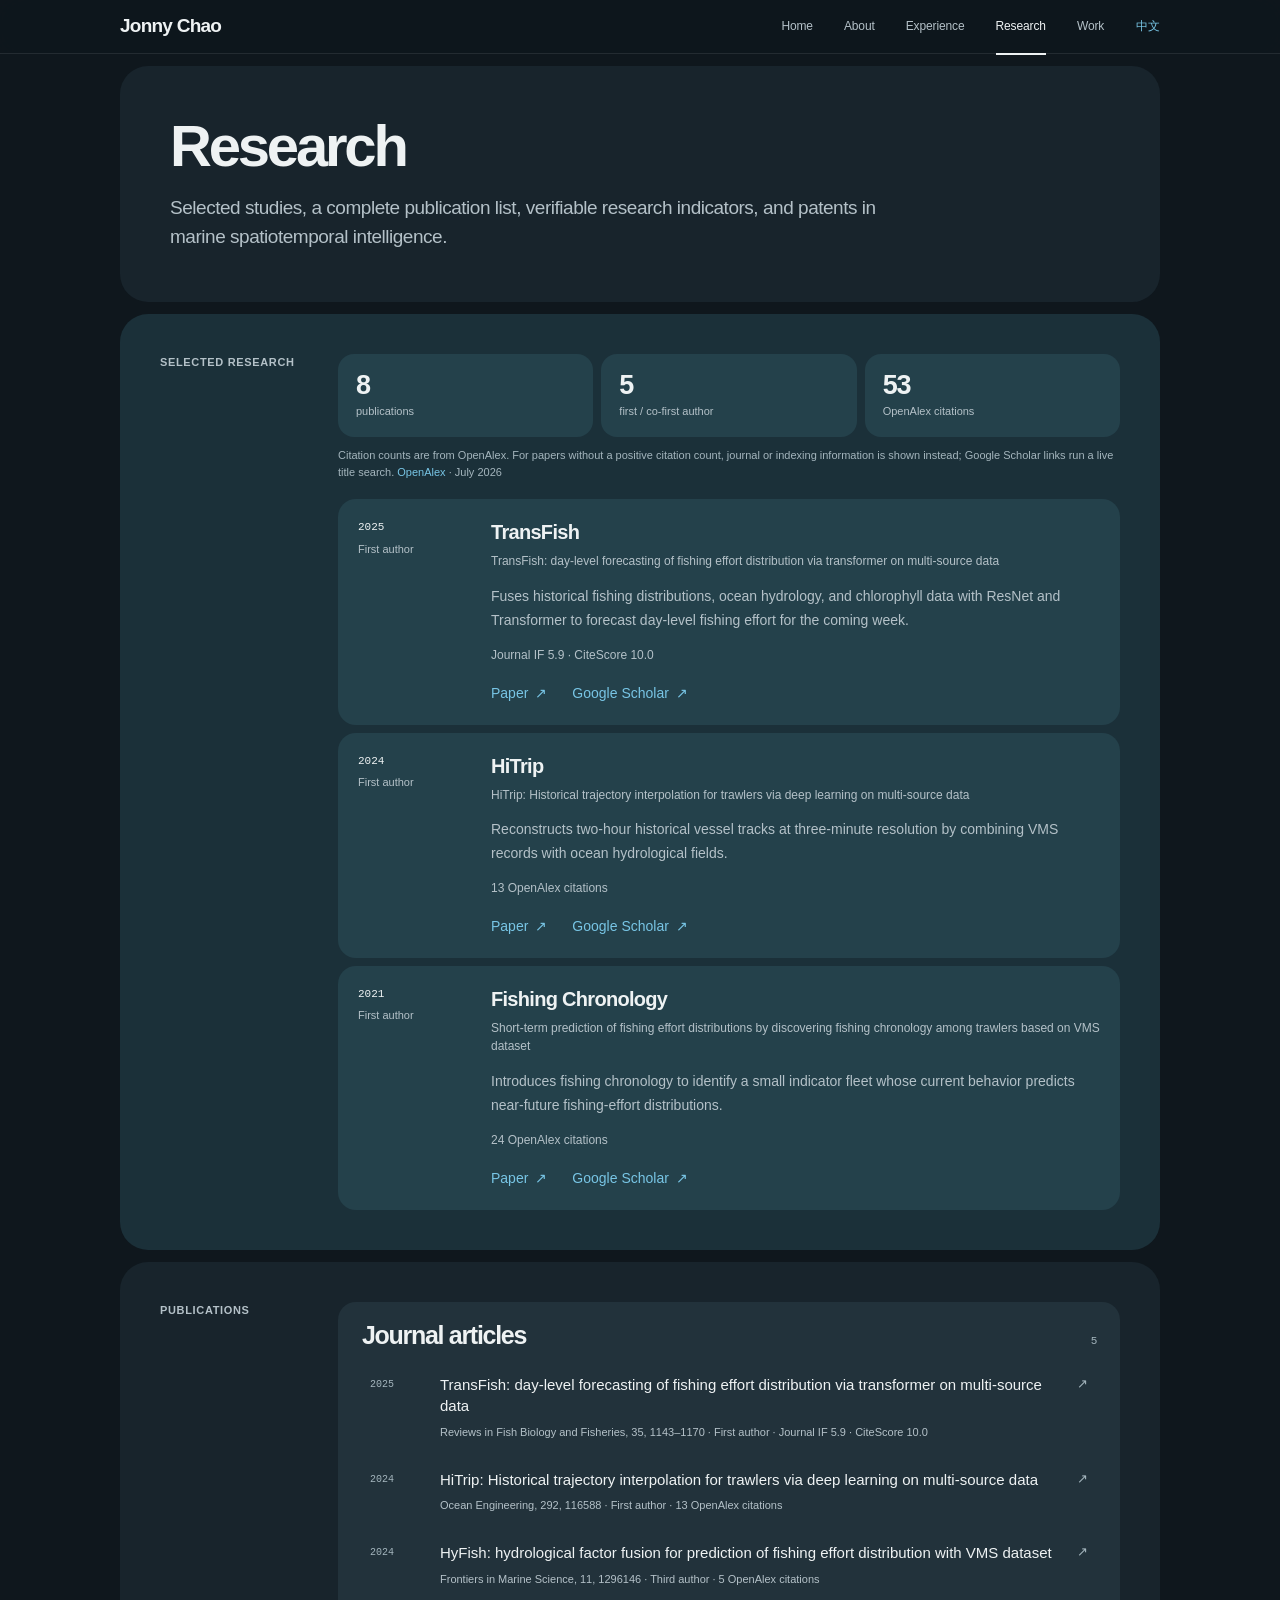
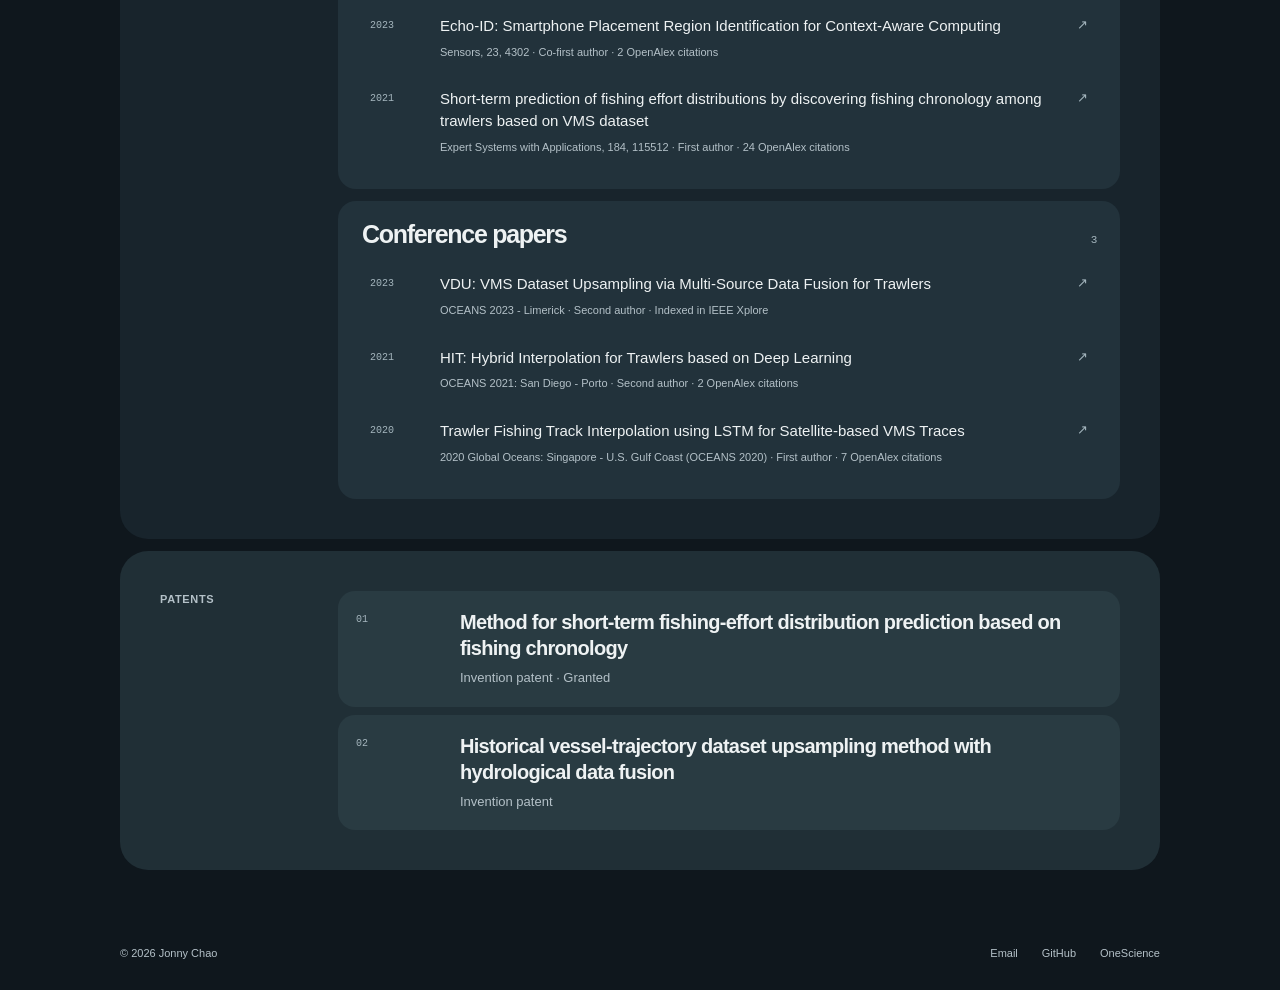
<file: research/index.html>
<!doctype html>
<html lang="en">
  <head>
    <meta charset="utf-8">
    <meta name="viewport" content="width=device-width, initial-scale=1">
    <meta name="description" content="Selected research, publications, and patents in marine spatiotemporal intelligence and multi-source data fusion.">
    <meta name="author" content="Jonny Chao">
    <meta name="theme-color" content="#0f171d">
    <title>Research — Jonny Chao</title>
    <link rel="canonical" href="https://zhaozhongningouc.github.io/research/">
    <link rel="alternate" hreflang="en" href="https://zhaozhongningouc.github.io/research/">
    <link rel="alternate" hreflang="zh-CN" href="https://zhaozhongningouc.github.io/zh/research/">
    <link rel="alternate" hreflang="x-default" href="https://zhaozhongningouc.github.io/research/">

    <link rel="stylesheet" href="/assets/css/styles.css">
    <meta property="og:type" content="website">
    <meta property="og:url" content="https://zhaozhongningouc.github.io/research/">
    <meta property="og:title" content="Research — Jonny Chao">
    <meta property="og:description" content="Selected research, publications, and patents in marine spatiotemporal intelligence and multi-source data fusion.">
    <meta property="og:image" content="https://zhaozhongningouc.github.io/assets/images/og-v6.png">
    <meta property="og:image:width" content="1200">
    <meta property="og:image:height" content="630">
    <meta property="og:locale" content="en_US">
    <meta property="og:locale:alternate" content="zh_CN">
    <meta name="twitter:card" content="summary_large_image">
    <meta name="twitter:title" content="Research — Jonny Chao">
    <meta name="twitter:description" content="Selected research, publications, and patents in marine spatiotemporal intelligence and multi-source data fusion.">
    <meta name="twitter:image" content="https://zhaozhongningouc.github.io/assets/images/og-v6.png">
    <script type="application/ld+json">{"@context":"https://schema.org","@type":"ProfilePage","name":"Research — Jonny Chao","url":"https://zhaozhongningouc.github.io/research/","mainEntity":{"@type":"Person","name":"Jonny Chao","alternateName":"赵中宁","url":"https://zhaozhongningouc.github.io/"}}</script>
    <script defer src="/assets/js/main.js"></script>
  </head>
  <body data-page="research" data-lang="en">

    <a class="skip-link" href="#main-content">Skip to content</a>
    <header class="site-header">
      <div class="site-nav container">
        <a class="wordmark" href="/" aria-label="Jonny Chao — Home">Jonny Chao</a>
        <button class="nav-toggle" type="button" aria-expanded="false" aria-controls="nav-menu">
          <span class="nav-toggle__label">Menu</span>
          <span class="nav-toggle__icon" aria-hidden="true"><i></i><i></i></span>
        </button>
        <nav class="nav-menu" id="nav-menu" aria-label="Primary navigation">

        <a class="nav-link" href="/">
          Home
        </a>
        <a class="nav-link" href="/about/">
          About
        </a>
        <a class="nav-link" href="/experience/">
          Experience
        </a>
        <a class="nav-link" href="/research/" aria-current="page">
          Research
        </a>
        <a class="nav-link" href="/work/">
          Work
        </a>
          <a class="language-link" href="/zh/research/" hreflang="zh-CN" aria-label="切换为中文">中文</a>
        </nav>
      </div>
    </header>

    <main id="main-content">

  <header class="page-heading">
    <div class="container page-heading__inner">

      <h1>Research</h1>
      <p>Selected studies, a complete publication list, verifiable research indicators, and patents in marine spatiotemporal intelligence.</p>
    </div>
  </header>
      <div class="container resume-content">

  <section class="resume-section panel--blue" id="selected-research">
    <h2 class="section-label">Selected research</h2>
    <div class="section-body">


    <dl class="research-overview" aria-label="Research summary">
      <div><dt>8</dt><dd>publications</dd></div>
      <div><dt>5</dt><dd>first / co-first author</dd></div>
      <div><dt>53</dt><dd>OpenAlex citations</dd></div>
    </dl>
    <p class="citation-note">Citation counts are from OpenAlex. For papers without a positive citation count, journal or indexing information is shown instead; Google Scholar links run a live title search. <a href="https://openalex.org/" target="_blank" rel="noreferrer">OpenAlex</a> · July 2026</p><div class="research-list">
        <article class="research-row">
          <div class="research-row__meta"><span>2025</span><span>First author</span></div>
          <div class="research-row__content">
            <h3>TransFish</h3>
            <p class="research-row__title">TransFish: day-level forecasting of fishing effort distribution via transformer on multi-source data</p>
            <p>Fuses historical fishing distributions, ocean hydrology, and chlorophyll data with ResNet and Transformer to forecast day-level fishing effort for the coming week.</p>
            <span class="research-impact">Journal IF 5.9 · CiteScore 10.0</span>
            <div class="section-links">

  <a class="text-link" href="https://doi.org/10.1007/s11160-025-09951-w" target="_blank" rel="noreferrer">
    <span>Paper</span><span aria-hidden="true">↗</span>
  </a>

  <a class="text-link" href="https://scholar.google.com/scholar?q=%22TransFish%3A%20day-level%20forecasting%20of%20fishing%20effort%20distribution%20via%20transformer%20on%20multi-source%20data%22" target="_blank" rel="noreferrer">
    <span>Google Scholar</span><span aria-hidden="true">↗</span>
  </a>
            </div>
          </div>
        </article>
        <article class="research-row">
          <div class="research-row__meta"><span>2024</span><span>First author</span></div>
          <div class="research-row__content">
            <h3>HiTrip</h3>
            <p class="research-row__title">HiTrip: Historical trajectory interpolation for trawlers via deep learning on multi-source data</p>
            <p>Reconstructs two-hour historical vessel tracks at three-minute resolution by combining VMS records with ocean hydrological fields.</p>
            <span class="research-impact">13 OpenAlex citations</span>
            <div class="section-links">

  <a class="text-link" href="https://doi.org/10.1016/j.oceaneng.2023.116588" target="_blank" rel="noreferrer">
    <span>Paper</span><span aria-hidden="true">↗</span>
  </a>

  <a class="text-link" href="https://scholar.google.com/scholar?q=%22HiTrip%3A%20Historical%20trajectory%20interpolation%20for%20trawlers%20via%20deep%20learning%20on%20multi-source%20data%22" target="_blank" rel="noreferrer">
    <span>Google Scholar</span><span aria-hidden="true">↗</span>
  </a>
            </div>
          </div>
        </article>
        <article class="research-row">
          <div class="research-row__meta"><span>2021</span><span>First author</span></div>
          <div class="research-row__content">
            <h3>Fishing Chronology</h3>
            <p class="research-row__title">Short-term prediction of fishing effort distributions by discovering fishing chronology among trawlers based on VMS dataset</p>
            <p>Introduces fishing chronology to identify a small indicator fleet whose current behavior predicts near-future fishing-effort distributions.</p>
            <span class="research-impact">24 OpenAlex citations</span>
            <div class="section-links">

  <a class="text-link" href="https://doi.org/10.1016/j.eswa.2021.115512" target="_blank" rel="noreferrer">
    <span>Paper</span><span aria-hidden="true">↗</span>
  </a>

  <a class="text-link" href="https://scholar.google.com/scholar?q=%22Short-term%20prediction%20of%20fishing%20effort%20distributions%20by%20discovering%20fishing%20chronology%20among%20trawlers%20based%20on%20VMS%20dataset%22" target="_blank" rel="noreferrer">
    <span>Google Scholar</span><span aria-hidden="true">↗</span>
  </a>
            </div>
          </div>
        </article></div>
    </div>
  </section>

  <section class="resume-section panel--white" id="publications">
    <h2 class="section-label">Publications</h2>
    <div class="section-body">


            <div class="publication-group"><h3>Journal articles <span>5</span></h3>
        <a class="publication-row" href="https://doi.org/10.1007/s11160-025-09951-w" target="_blank" rel="noreferrer">
          <span class="publication-year">2025</span>
          <span class="publication-copy"><strong>TransFish: day-level forecasting of fishing effort distribution via transformer on multi-source data</strong><small>Reviews in Fish Biology and Fisheries, 35, 1143–1170 · First author · Journal IF 5.9 · CiteScore 10.0</small></span>
          <span aria-hidden="true">↗</span>
        </a>
        <a class="publication-row" href="https://doi.org/10.1016/j.oceaneng.2023.116588" target="_blank" rel="noreferrer">
          <span class="publication-year">2024</span>
          <span class="publication-copy"><strong>HiTrip: Historical trajectory interpolation for trawlers via deep learning on multi-source data</strong><small>Ocean Engineering, 292, 116588 · First author · 13 OpenAlex citations</small></span>
          <span aria-hidden="true">↗</span>
        </a>
        <a class="publication-row" href="https://doi.org/10.3389/fmars.2024.1296146" target="_blank" rel="noreferrer">
          <span class="publication-year">2024</span>
          <span class="publication-copy"><strong>HyFish: hydrological factor fusion for prediction of fishing effort distribution with VMS dataset</strong><small>Frontiers in Marine Science, 11, 1296146 · Third author · 5 OpenAlex citations</small></span>
          <span aria-hidden="true">↗</span>
        </a>
        <a class="publication-row" href="https://doi.org/10.3390/s23094302" target="_blank" rel="noreferrer">
          <span class="publication-year">2023</span>
          <span class="publication-copy"><strong>Echo-ID: Smartphone Placement Region Identification for Context-Aware Computing</strong><small>Sensors, 23, 4302 · Co-first author · 2 OpenAlex citations</small></span>
          <span aria-hidden="true">↗</span>
        </a>
        <a class="publication-row" href="https://doi.org/10.1016/j.eswa.2021.115512" target="_blank" rel="noreferrer">
          <span class="publication-year">2021</span>
          <span class="publication-copy"><strong>Short-term prediction of fishing effort distributions by discovering fishing chronology among trawlers based on VMS dataset</strong><small>Expert Systems with Applications, 184, 115512 · First author · 24 OpenAlex citations</small></span>
          <span aria-hidden="true">↗</span>
        </a></div>
            <div class="publication-group"><h3>Conference papers <span>3</span></h3>
        <a class="publication-row" href="https://doi.org/10.1109/OCEANSLimerick52467.2023.10244460" target="_blank" rel="noreferrer">
          <span class="publication-year">2023</span>
          <span class="publication-copy"><strong>VDU: VMS Dataset Upsampling via Multi-Source Data Fusion for Trawlers</strong><small>OCEANS 2023 - Limerick · Second author · Indexed in IEEE Xplore</small></span>
          <span aria-hidden="true">↗</span>
        </a>
        <a class="publication-row" href="https://doi.org/10.23919/OCEANS44145.2021.9705828" target="_blank" rel="noreferrer">
          <span class="publication-year">2021</span>
          <span class="publication-copy"><strong>HIT: Hybrid Interpolation for Trawlers based on Deep Learning</strong><small>OCEANS 2021: San Diego - Porto · Second author · 2 OpenAlex citations</small></span>
          <span aria-hidden="true">↗</span>
        </a>
        <a class="publication-row" href="https://doi.org/10.1109/IEEECONF38699.2020.9389435" target="_blank" rel="noreferrer">
          <span class="publication-year">2020</span>
          <span class="publication-copy"><strong>Trawler Fishing Track Interpolation using LSTM for Satellite-based VMS Traces</strong><small>2020 Global Oceans: Singapore - U.S. Gulf Coast (OCEANS 2020) · First author · 7 OpenAlex citations</small></span>
          <span aria-hidden="true">↗</span>
        </a></div>
    </div>
  </section>

  <section class="resume-section panel--soft" id="patents">
    <h2 class="section-label">Patents</h2>
    <div class="section-body">

      <div class="patent-list">
        <article class="patent-row">
          <span>01</span>
          <div><h3>Method for short-term fishing-effort distribution prediction based on fishing chronology</h3><p>Invention patent · Granted</p></div>
        </article>
        <article class="patent-row">
          <span>02</span>
          <div><h3>Historical vessel-trajectory dataset upsampling method with hydrological data fusion</h3><p>Invention patent</p></div>
        </article></div>
    </div>
  </section>
      </div>
    </main>

    <footer class="site-footer">
      <div class="container footer-inner">
        <p>© 2026 Jonny Chao</p>
        <div class="footer-links">
          <a href="mailto:zhaozhn@sugon.com">Email</a>
          <a href="https://github.com/ZhaoZhongningOUC" target="_blank" rel="noreferrer">GitHub</a>
          <a href="https://gitee.com/onescience-ai/onescience" target="_blank" rel="noreferrer">OneScience</a>
        </div>
      </div>
    </footer>
  </body>
</html>
</file>
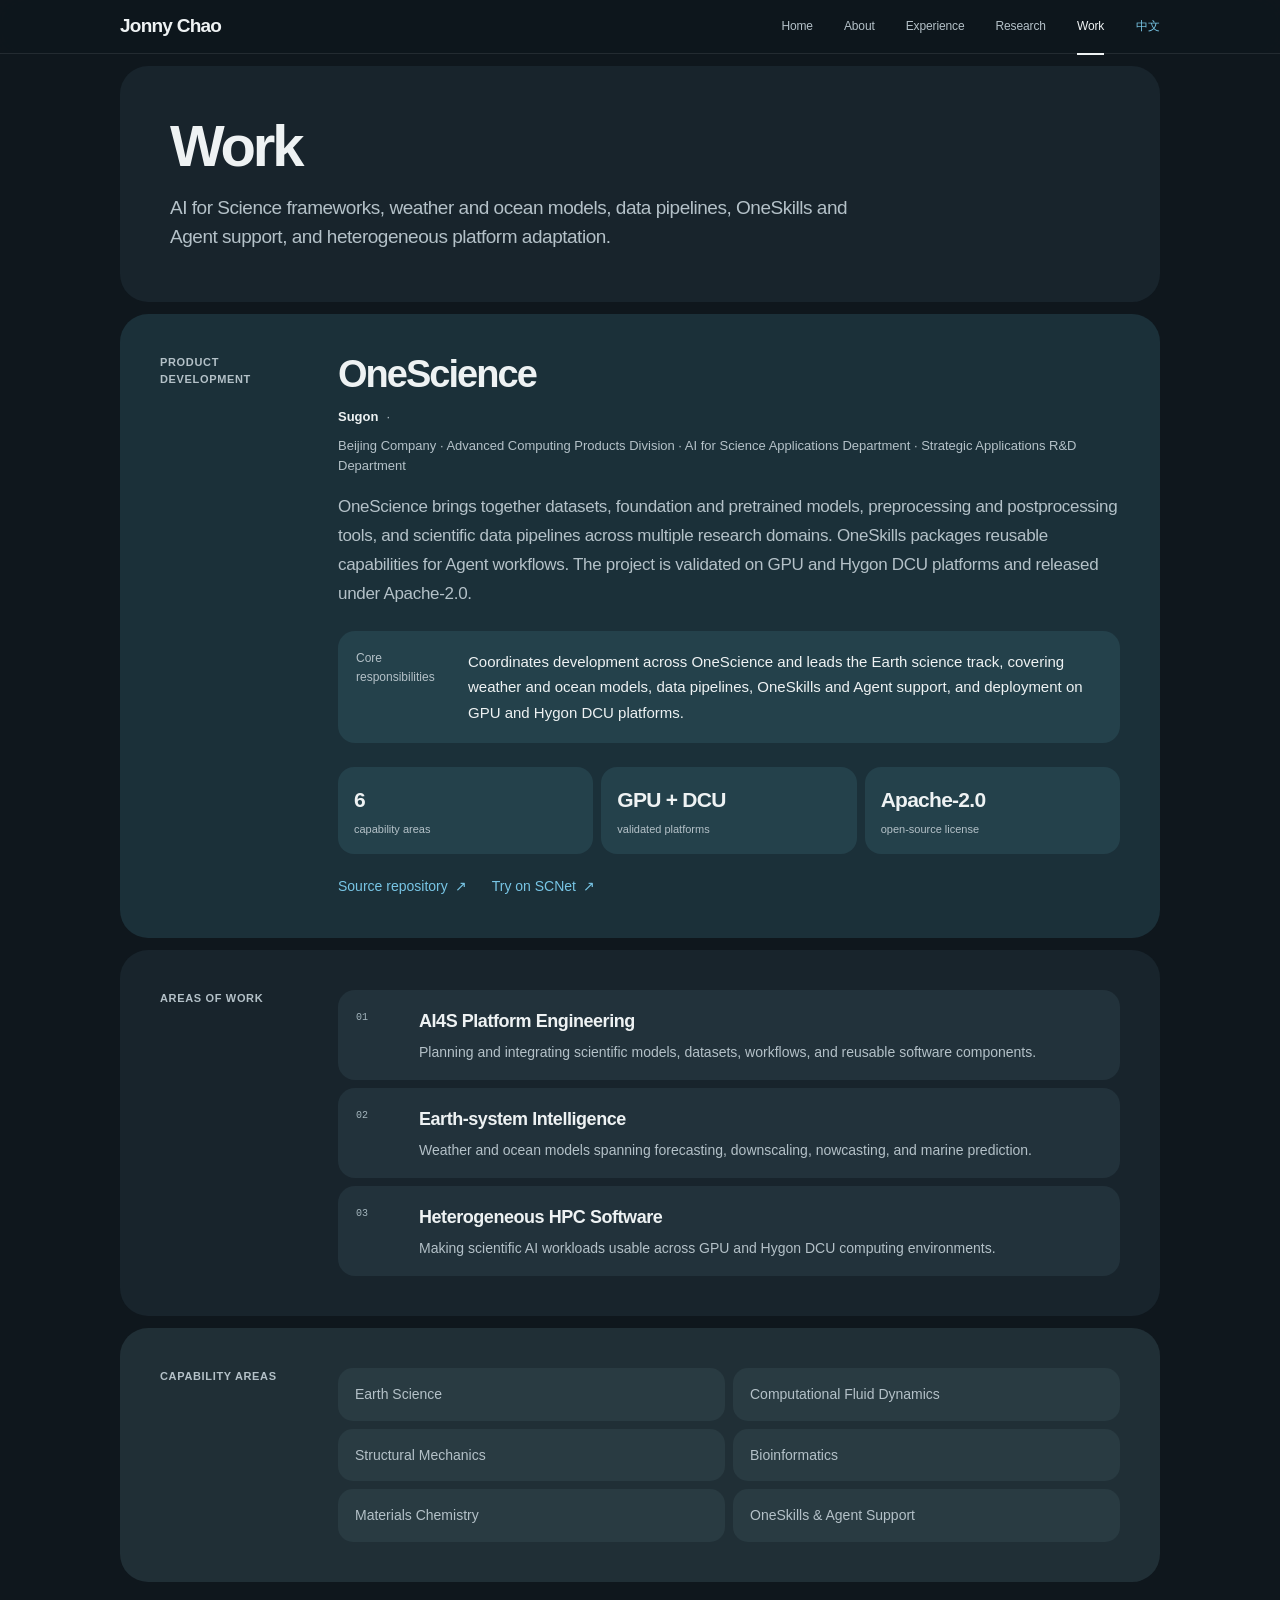
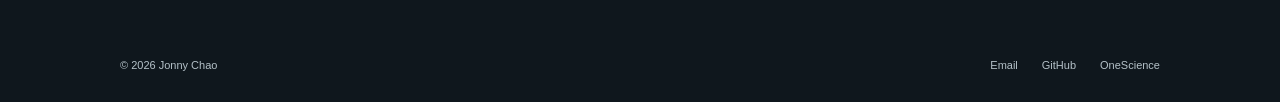
<file: work/index.html>
<!doctype html>
<html lang="en">
  <head>
    <meta charset="utf-8">
    <meta name="viewport" content="width=device-width, initial-scale=1">
    <meta name="description" content="OneScience development, Earth-system AI, OneSkills and Agent support, and heterogeneous high-performance scientific software.">
    <meta name="author" content="Jonny Chao">
    <meta name="theme-color" content="#0f171d">
    <title>Work — Jonny Chao</title>
    <link rel="canonical" href="https://zhaozhongningouc.github.io/work/">
    <link rel="alternate" hreflang="en" href="https://zhaozhongningouc.github.io/work/">
    <link rel="alternate" hreflang="zh-CN" href="https://zhaozhongningouc.github.io/zh/work/">
    <link rel="alternate" hreflang="x-default" href="https://zhaozhongningouc.github.io/work/">

    <link rel="stylesheet" href="/assets/css/styles.css">
    <meta property="og:type" content="website">
    <meta property="og:url" content="https://zhaozhongningouc.github.io/work/">
    <meta property="og:title" content="Work — Jonny Chao">
    <meta property="og:description" content="OneScience development, Earth-system AI, OneSkills and Agent support, and heterogeneous high-performance scientific software.">
    <meta property="og:image" content="https://zhaozhongningouc.github.io/assets/images/og-v6.png">
    <meta property="og:image:width" content="1200">
    <meta property="og:image:height" content="630">
    <meta property="og:locale" content="en_US">
    <meta property="og:locale:alternate" content="zh_CN">
    <meta name="twitter:card" content="summary_large_image">
    <meta name="twitter:title" content="Work — Jonny Chao">
    <meta name="twitter:description" content="OneScience development, Earth-system AI, OneSkills and Agent support, and heterogeneous high-performance scientific software.">
    <meta name="twitter:image" content="https://zhaozhongningouc.github.io/assets/images/og-v6.png">
    <script type="application/ld+json">{"@context":"https://schema.org","@type":"ProfilePage","name":"Work — Jonny Chao","url":"https://zhaozhongningouc.github.io/work/","mainEntity":{"@type":"Person","name":"Jonny Chao","alternateName":"赵中宁","url":"https://zhaozhongningouc.github.io/"}}</script>
    <script defer src="/assets/js/main.js"></script>
  </head>
  <body data-page="work" data-lang="en">

    <a class="skip-link" href="#main-content">Skip to content</a>
    <header class="site-header">
      <div class="site-nav container">
        <a class="wordmark" href="/" aria-label="Jonny Chao — Home">Jonny Chao</a>
        <button class="nav-toggle" type="button" aria-expanded="false" aria-controls="nav-menu">
          <span class="nav-toggle__label">Menu</span>
          <span class="nav-toggle__icon" aria-hidden="true"><i></i><i></i></span>
        </button>
        <nav class="nav-menu" id="nav-menu" aria-label="Primary navigation">

        <a class="nav-link" href="/">
          Home
        </a>
        <a class="nav-link" href="/about/">
          About
        </a>
        <a class="nav-link" href="/experience/">
          Experience
        </a>
        <a class="nav-link" href="/research/">
          Research
        </a>
        <a class="nav-link" href="/work/" aria-current="page">
          Work
        </a>
          <a class="language-link" href="/zh/work/" hreflang="zh-CN" aria-label="切换为中文">中文</a>
        </nav>
      </div>
    </header>

    <main id="main-content">

  <header class="page-heading">
    <div class="container page-heading__inner">

      <h1>Work</h1>
      <p>AI for Science frameworks, weather and ocean models, data pipelines, OneSkills and Agent support, and heterogeneous platform adaptation.</p>
    </div>
  </header>
      <div class="container resume-content">

  <section class="resume-section panel--blue" id="current-work">
    <h2 class="section-label">Product development</h2>
    <div class="section-body">
      <h3>OneScience</h3>

            <div class="organization-line">
              <strong>Sugon</strong>
              <span aria-hidden="true">·</span>
              <span>Beijing Company · Advanced Computing Products Division · AI for Science Applications Department · Strategic Applications R&amp;D Department</span>
            </div>
            <p class="section-lead">OneScience brings together datasets, foundation and pretrained models, preprocessing and postprocessing tools, and scientific data pipelines across multiple research domains. OneSkills packages reusable capabilities for Agent workflows. The project is validated on GPU and Hygon DCU platforms and released under Apache-2.0.</p>
            <div class="role-block"><span>Core responsibilities</span><p>Coordinates development across OneScience and leads the Earth science track, covering weather and ocean models, data pipelines, OneSkills and Agent support, and deployment on GPU and Hygon DCU platforms.</p></div>
            <dl class="fact-list">
        <div class="fact-item"><dt>6</dt><dd>capability areas</dd></div>
        <div class="fact-item"><dt>GPU + DCU</dt><dd>validated platforms</dd></div>
        <div class="fact-item"><dt>Apache-2.0</dt><dd>open-source license</dd></div></dl>
            <div class="section-links">

  <a class="text-link" href="https://gitee.com/onescience-ai/onescience" target="_blank" rel="noreferrer">
    <span>Source repository</span><span aria-hidden="true">↗</span>
  </a>
  <a class="text-link" href="https://www.scnet.cn/ui/mall/app" target="_blank" rel="noreferrer">
    <span>Try on SCNet</span><span aria-hidden="true">↗</span>
  </a>
            </div>
    </div>
  </section>

  <section class="resume-section panel--white">
    <h2 class="section-label">Areas of work</h2>
    <div class="section-body">

      <ol class="simple-list">
        <li class="simple-row">
          <span>01</span>
          <div><strong>AI4S Platform Engineering</strong><p>Planning and integrating scientific models, datasets, workflows, and reusable software components.</p></div>
        </li>
        <li class="simple-row">
          <span>02</span>
          <div><strong>Earth-system Intelligence</strong><p>Weather and ocean models spanning forecasting, downscaling, nowcasting, and marine prediction.</p></div>
        </li>
        <li class="simple-row">
          <span>03</span>
          <div><strong>Heterogeneous HPC Software</strong><p>Making scientific AI workloads usable across GPU and Hygon DCU computing environments.</p></div>
        </li></ol>
    </div>
  </section>

  <section class="resume-section panel--soft">
    <h2 class="section-label">Capability areas</h2>
    <div class="section-body">

      <ul class="domain-plain-list"><li>Earth Science</li><li>Computational Fluid Dynamics</li><li>Structural Mechanics</li><li>Bioinformatics</li><li>Materials Chemistry</li><li>OneSkills &amp; Agent Support</li></ul>
    </div>
  </section>
      </div>
    </main>

    <footer class="site-footer">
      <div class="container footer-inner">
        <p>© 2026 Jonny Chao</p>
        <div class="footer-links">
          <a href="mailto:zhaozhn@sugon.com">Email</a>
          <a href="https://github.com/ZhaoZhongningOUC" target="_blank" rel="noreferrer">GitHub</a>
          <a href="https://gitee.com/onescience-ai/onescience" target="_blank" rel="noreferrer">OneScience</a>
        </div>
      </div>
    </footer>
  </body>
</html>
</file>
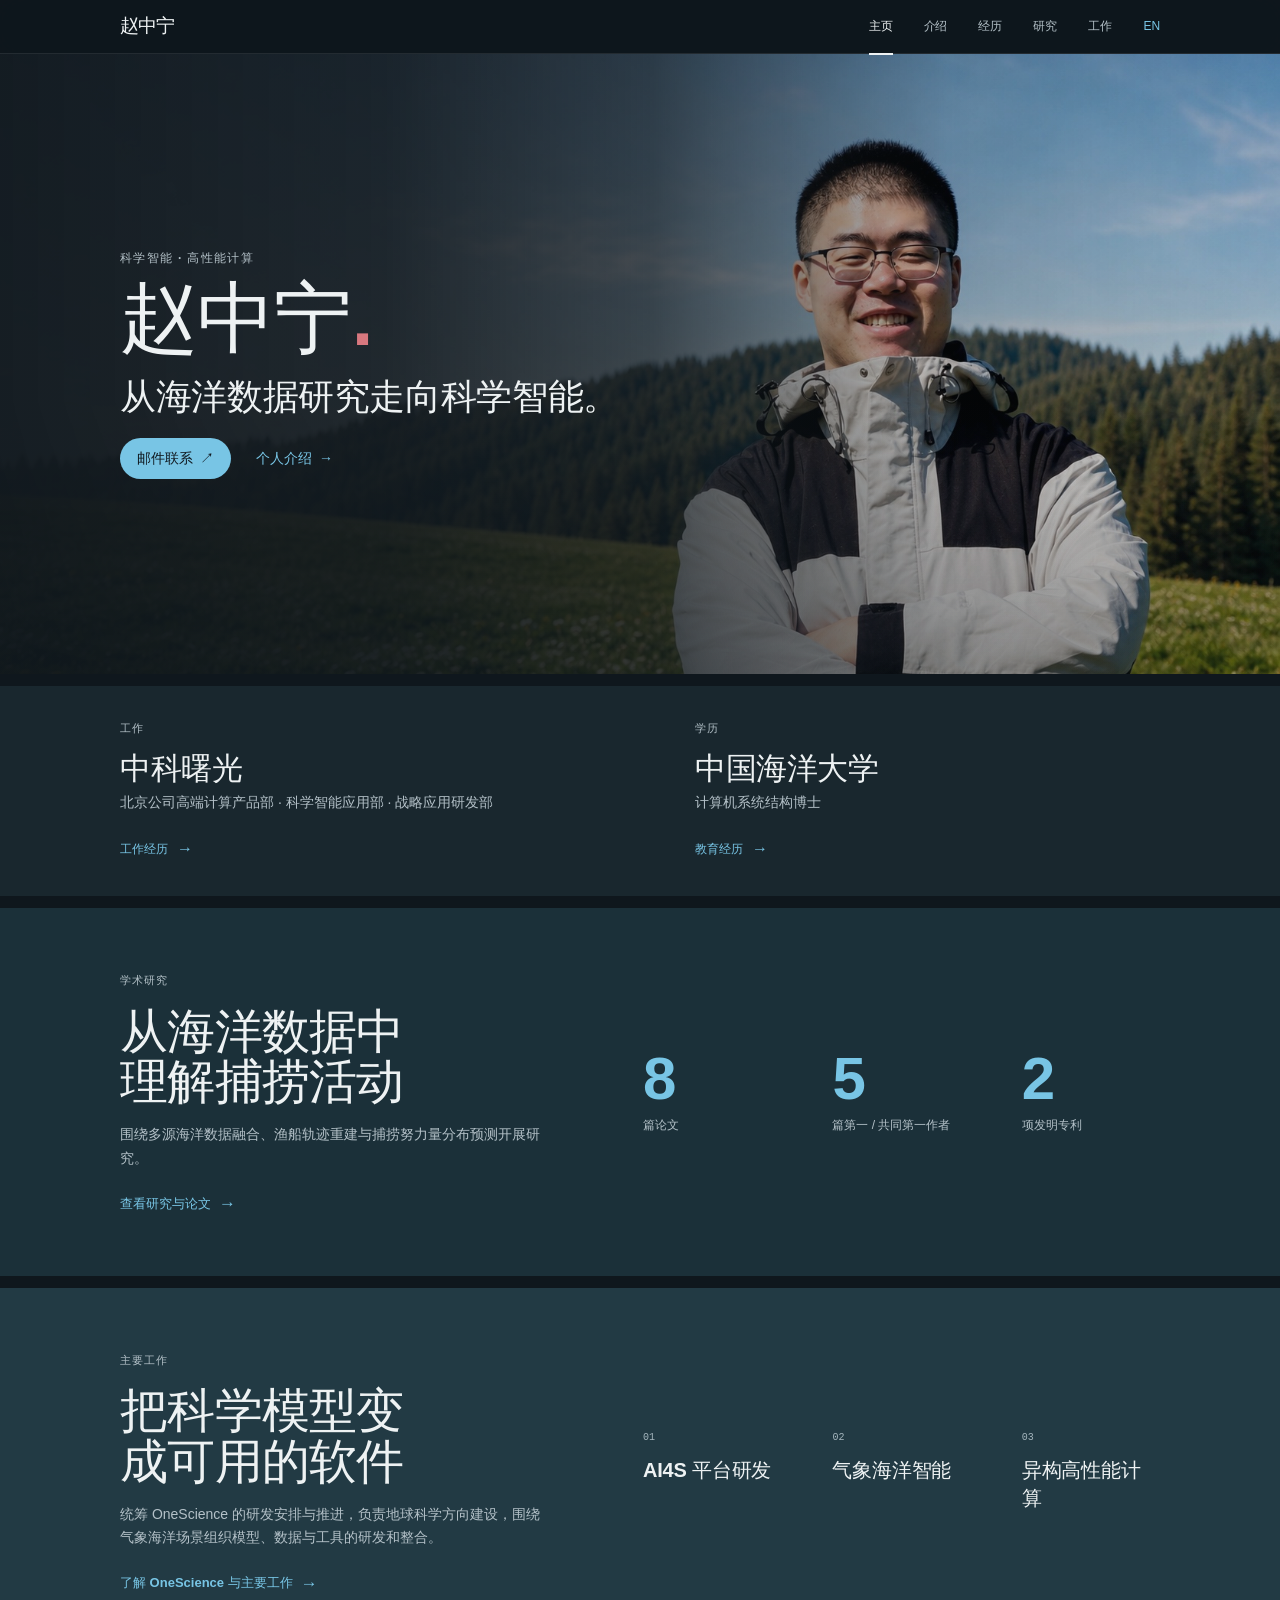
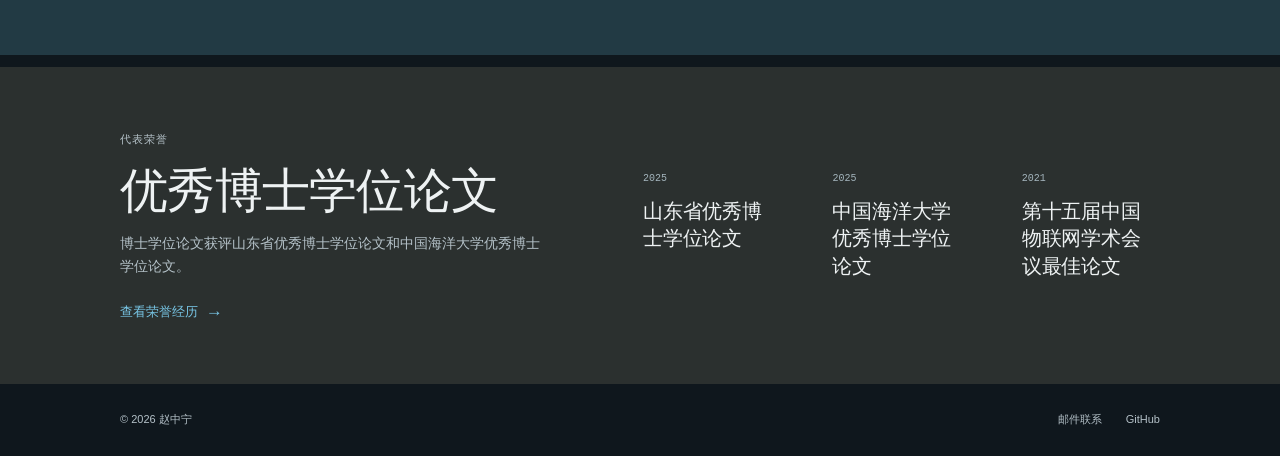
<file: zh/index.html>
<!doctype html>
<html lang="zh-CN">
  <head>
    <meta charset="utf-8">
    <meta name="viewport" content="width=device-width, initial-scale=1">
    <meta name="description" content="现就职于中科曙光北京公司战略应用研发部，博士毕业于中国海洋大学。">
    <meta name="author" content="赵中宁">
    <meta name="theme-color" content="#0f171d">
    <title>赵中宁｜个人主页</title>
    <link rel="canonical" href="https://zhaozhongningouc.github.io/zh/">
    <link rel="alternate" hreflang="en" href="https://zhaozhongningouc.github.io/">
    <link rel="alternate" hreflang="zh-CN" href="https://zhaozhongningouc.github.io/zh/">
    <link rel="alternate" hreflang="x-default" href="https://zhaozhongningouc.github.io/">
    <link rel="preload" href="/assets/images/portrait-wide.jpg" as="image" type="image/jpeg">
    <link rel="stylesheet" href="/assets/css/styles.css">
    <meta property="og:type" content="website">
    <meta property="og:url" content="https://zhaozhongningouc.github.io/zh/">
    <meta property="og:title" content="赵中宁｜个人主页">
    <meta property="og:description" content="现就职于中科曙光北京公司战略应用研发部，博士毕业于中国海洋大学。">
    <meta property="og:image" content="https://zhaozhongningouc.github.io/assets/images/og-v6.png">
    <meta property="og:image:width" content="1200">
    <meta property="og:image:height" content="630">
    <meta property="og:locale" content="zh_CN">
    <meta property="og:locale:alternate" content="en_US">
    <meta name="twitter:card" content="summary_large_image">
    <meta name="twitter:title" content="赵中宁｜个人主页">
    <meta name="twitter:description" content="现就职于中科曙光北京公司战略应用研发部，博士毕业于中国海洋大学。">
    <meta name="twitter:image" content="https://zhaozhongningouc.github.io/assets/images/og-v6.png">
    <script type="application/ld+json">{"@context":"https://schema.org","@type":"Person","name":"赵中宁","alternateName":"Jonny Chao","url":"https://zhaozhongningouc.github.io/","image":"https://zhaozhongningouc.github.io/assets/images/portrait-wide.jpg","worksFor":{"@type":"Organization","name":"中科曙光","department":{"@type":"Organization","name":"北京公司高端计算产品部 · 科学智能应用部 · 战略应用研发部"}},"alumniOf":{"@type":"CollegeOrUniversity","name":"中国海洋大学"},"sameAs":["https://github.com/ZhaoZhongningOUC"]}</script>
    <script defer src="/assets/js/main.js"></script>
  </head>
  <body data-page="home" data-lang="zh">

    <a class="skip-link" href="#main-content">跳到主要内容</a>
    <header class="site-header">
      <div class="site-nav container">
        <a class="wordmark" href="/zh/" aria-label="赵中宁 — 主页">赵中宁</a>
        <button class="nav-toggle" type="button" aria-expanded="false" aria-controls="nav-menu">
          <span class="nav-toggle__label">菜单</span>
          <span class="nav-toggle__icon" aria-hidden="true"><i></i><i></i></span>
        </button>
        <nav class="nav-menu" id="nav-menu" aria-label="主要导航">

        <a class="nav-link" href="/zh/" aria-current="page">
          主页
        </a>
        <a class="nav-link" href="/zh/about/">
          介绍
        </a>
        <a class="nav-link" href="/zh/experience/">
          经历
        </a>
        <a class="nav-link" href="/zh/research/">
          研究
        </a>
        <a class="nav-link" href="/zh/work/">
          工作
        </a>
          <a class="language-link" href="/" hreflang="en" aria-label="切换到英文版">EN</a>
        </nav>
      </div>
    </header>

    <main class="home-main" id="main-content">
      <section class="home-hero" aria-labelledby="home-title">
        <div class="container home-hero__inner">
          <div class="home-copy">
            <p class="eyebrow">科学智能 · 高性能计算</p>
            <h1 id="home-title">赵中宁<span aria-hidden="true">.</span></h1>
            <p class="home-headline">从海洋数据研究走向科学智能。</p>
            <div class="home-actions">
              <a class="primary-link" href="mailto:zhaozhn@sugon.com">邮件联系<span aria-hidden="true">↗</span></a>

  <a class="text-link" href="/zh/about/">
    <span>个人介绍</span><span aria-hidden="true">→</span>
  </a>
            </div>
          </div>
        </div>
        <figure class="home-portrait">
          <img src="/assets/images/portrait-wide.jpg" alt="赵中宁户外照片" width="1672" height="941" fetchpriority="high">
        </figure>
      </section>
      <section class="home-status-section" aria-labelledby="resume-overview-title">
        <div class="container home-status-row">
          <h2 class="sr-only" id="resume-overview-title">简历概览</h2>
          <a class="home-status-item" href="/zh/work/">
            <span class="home-card-label">工作</span>
            <div class="home-status-main">
              <strong>中科曙光</strong>
              <p>北京公司高端计算产品部 · 科学智能应用部 · 战略应用研发部</p>
            </div>
            <span class="home-status-link">工作经历<span aria-hidden="true">→</span></span>
          </a>
          <a class="home-status-item" href="/zh/experience/#education">
            <span class="home-card-label">学历</span>
            <div class="home-status-main">
              <strong>中国海洋大学</strong>
              <p>计算机系统结构博士</p>
            </div>
            <span class="home-status-link">教育经历<span aria-hidden="true">→</span></span>
          </a>
        </div>
      </section>

  <section class="home-feature-section home-feature-section--research">
    <a class="container home-feature-inner" href="/zh/research/">
      <div class="home-feature-copy">
        <span class="home-card-label">学术研究</span>
        <h2>从海洋数据中理解捕捞活动</h2>
        <p>围绕多源海洋数据融合、渔船轨迹重建与捕捞努力量分布预测开展研究。</p>
        <span class="home-feature-link">查看研究与论文<span aria-hidden="true">→</span></span>
      </div>
      <dl class="home-feature-details home-feature-stats">
          <div><dt>8</dt><dd>篇论文</dd></div>
          <div><dt>5</dt><dd>篇第一 / 共同第一作者</dd></div>
          <div><dt>2</dt><dd>项发明专利</dd></div>
        </dl>
    </a>
  </section>

  <section class="home-feature-section home-feature-section--work">
    <a class="container home-feature-inner" href="/zh/work/">
      <div class="home-feature-copy">
        <span class="home-card-label">主要工作</span>
        <h2>把科学模型变成可用的软件</h2>
        <p>统筹 OneScience 的研发安排与推进，负责地球科学方向建设，围绕气象海洋场景组织模型、数据与工具的研发和整合。</p>
        <span class="home-feature-link">了解 OneScience 与主要工作<span aria-hidden="true">→</span></span>
      </div>
      <ol class="home-feature-details home-feature-list">
        <li><strong>AI4S 平台研发</strong><span>01</span></li>
        <li><strong>气象海洋智能</strong><span>02</span></li>
        <li><strong>异构高性能计算</strong><span>03</span></li></ol>
    </a>
  </section>

  <section class="home-feature-section home-feature-section--recognition">
    <a class="container home-feature-inner" href="/zh/experience/#recognition">
      <div class="home-feature-copy">
        <span class="home-card-label">代表荣誉</span>
        <h2>优秀博士学位论文</h2>
        <p>博士学位论文获评山东省优秀博士学位论文和中国海洋大学优秀博士学位论文。</p>
        <span class="home-feature-link">查看荣誉经历<span aria-hidden="true">→</span></span>
      </div>
      <ol class="home-feature-details home-feature-list">
        <li><strong>山东省优秀博士学位论文</strong><span>2025</span></li>
        <li><strong>中国海洋大学优秀博士学位论文</strong><span>2025</span></li>
        <li><strong>第十五届中国物联网学术会议最佳论文</strong><span>2021</span></li></ol>
    </a>
  </section>
    </main>

    <footer class="site-footer">
      <div class="container footer-inner">
        <p>© 2026 赵中宁</p>
        <div class="footer-links">
          <a href="mailto:zhaozhn@sugon.com">邮件联系</a>
          <a href="https://github.com/ZhaoZhongningOUC" target="_blank" rel="noreferrer">GitHub</a>

        </div>
      </div>
    </footer>
  </body>
</html>
</file>
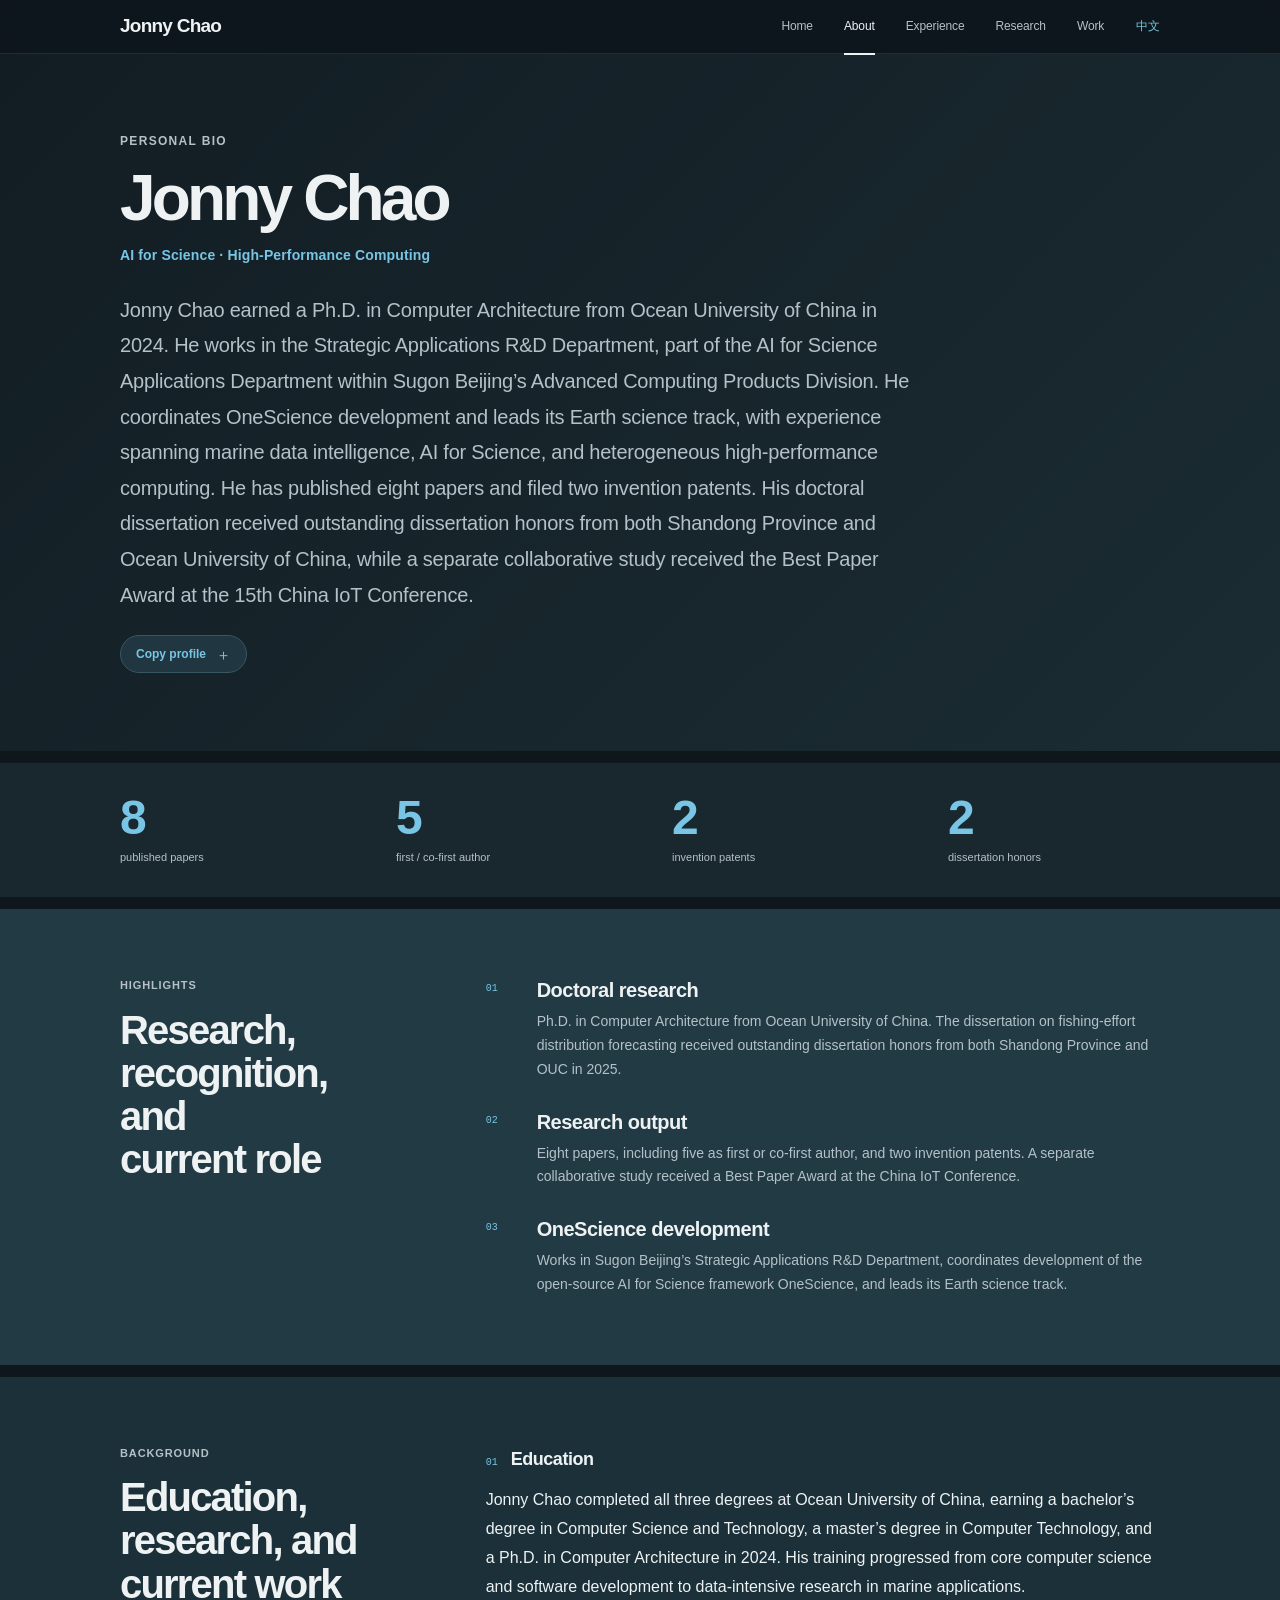
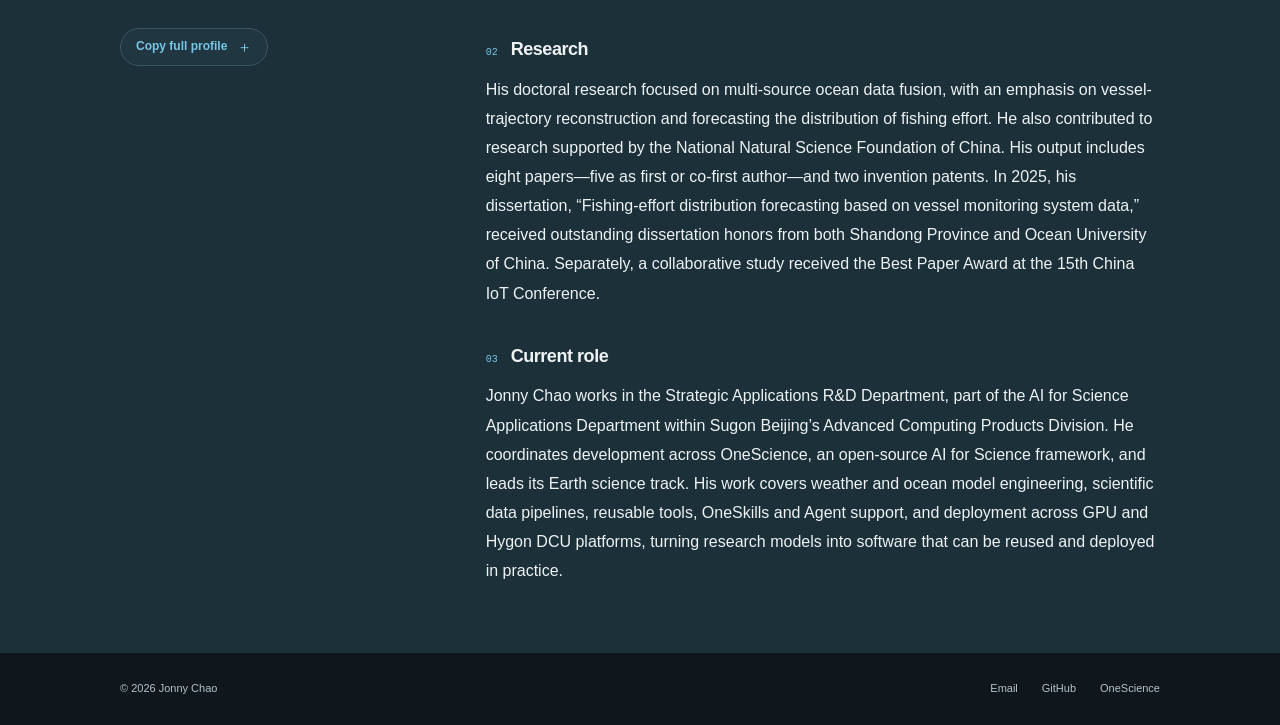
<file: en/about/index.html>
<!doctype html>
<html lang="en">
  <head>
    <meta charset="utf-8">
    <meta name="viewport" content="width=device-width, initial-scale=1">
    <meta http-equiv="refresh" content="0; url=/about/">
    <meta name="robots" content="noindex">
    <link rel="canonical" href="https://zhaozhongningouc.github.io/about/">
    <title>Page moved — Jonny Chao</title>
  </head>
  <body>
    <main>
      <p>The English page has moved to <a href="/about/">/about/</a>.</p>
    </main>
    <script>window.location.replace("/about/" + window.location.search + window.location.hash);</script>
  </body>
</html>
</file>
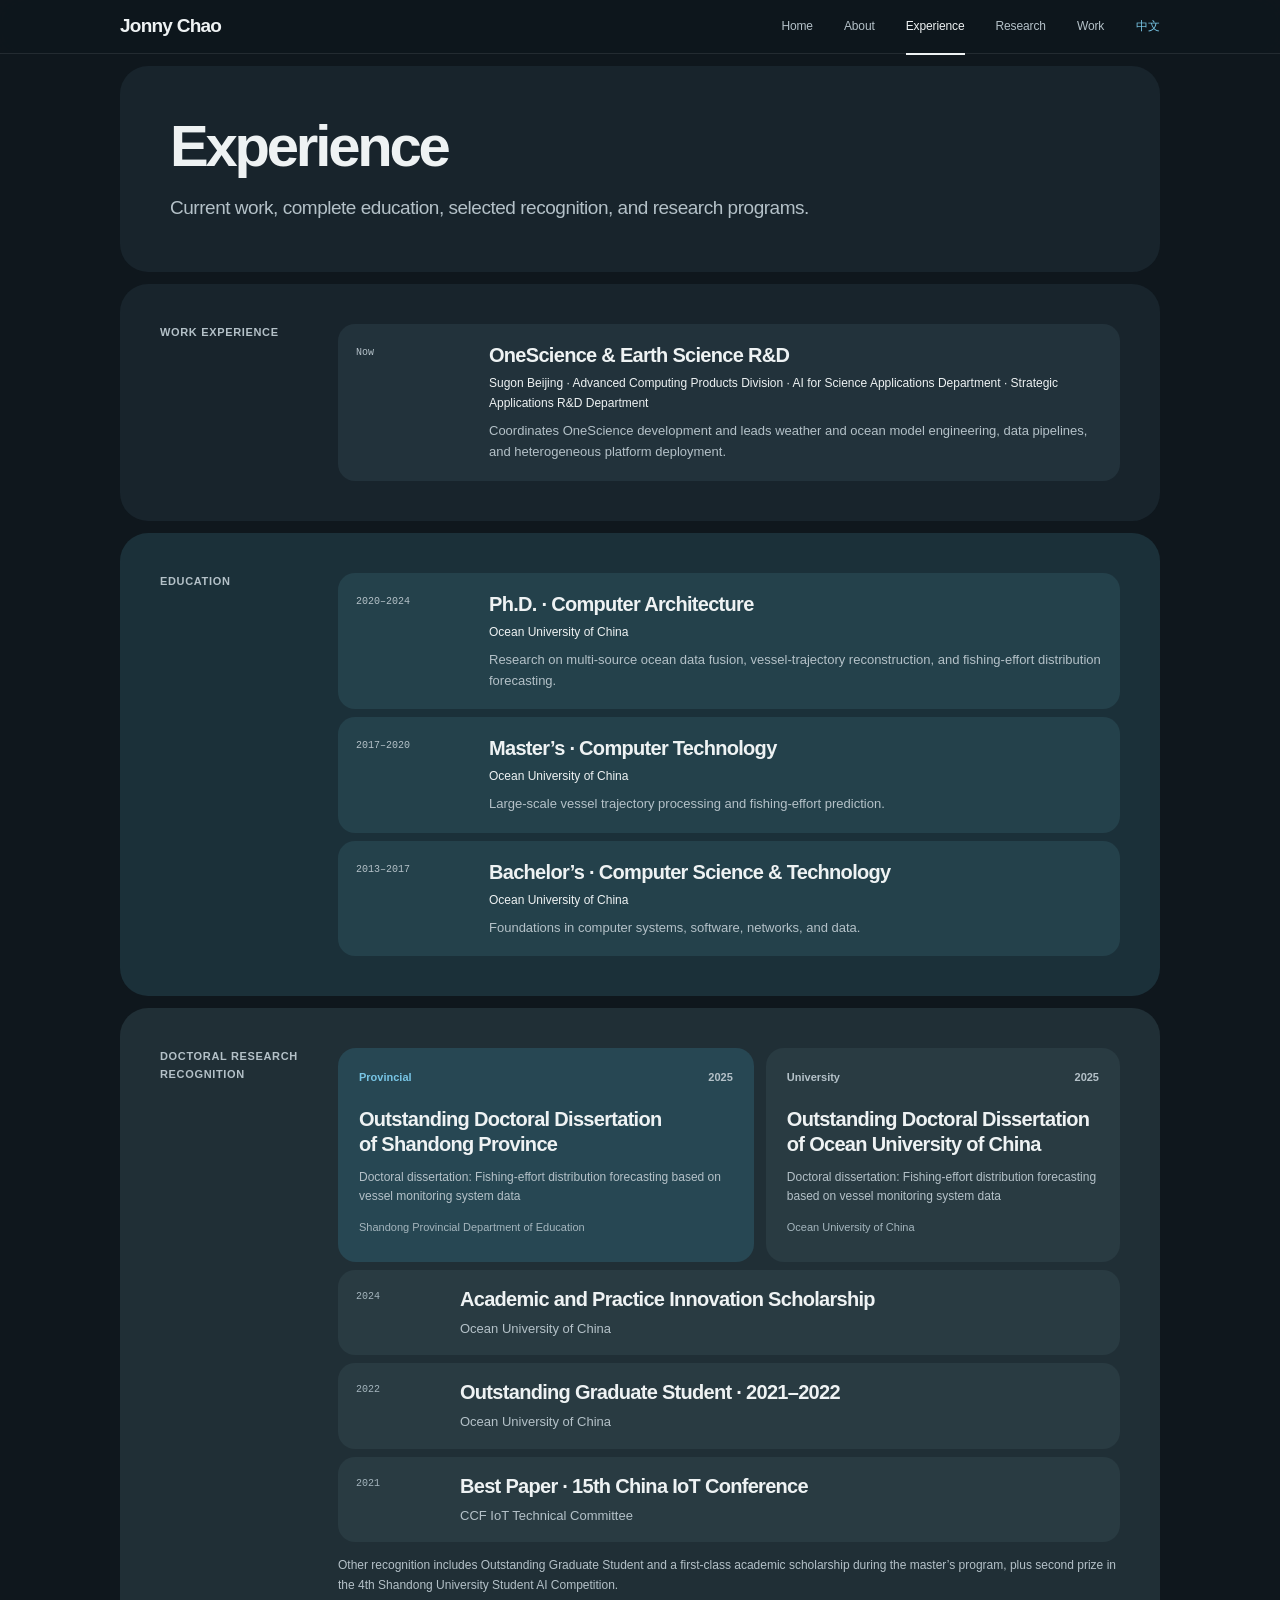
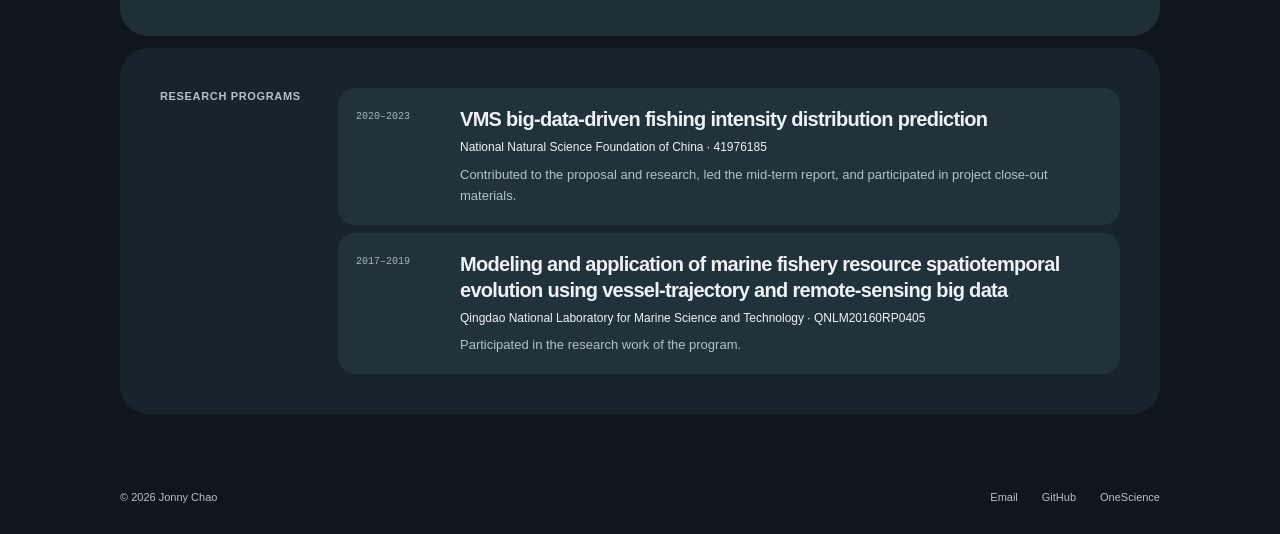
<file: en/experience/index.html>
<!doctype html>
<html lang="en">
  <head>
    <meta charset="utf-8">
    <meta name="viewport" content="width=device-width, initial-scale=1">
    <meta http-equiv="refresh" content="0; url=/experience/">
    <meta name="robots" content="noindex">
    <link rel="canonical" href="https://zhaozhongningouc.github.io/experience/">
    <title>Page moved — Jonny Chao</title>
  </head>
  <body>
    <main>
      <p>The English page has moved to <a href="/experience/">/experience/</a>.</p>
    </main>
    <script>window.location.replace("/experience/" + window.location.search + window.location.hash);</script>
  </body>
</html>
</file>
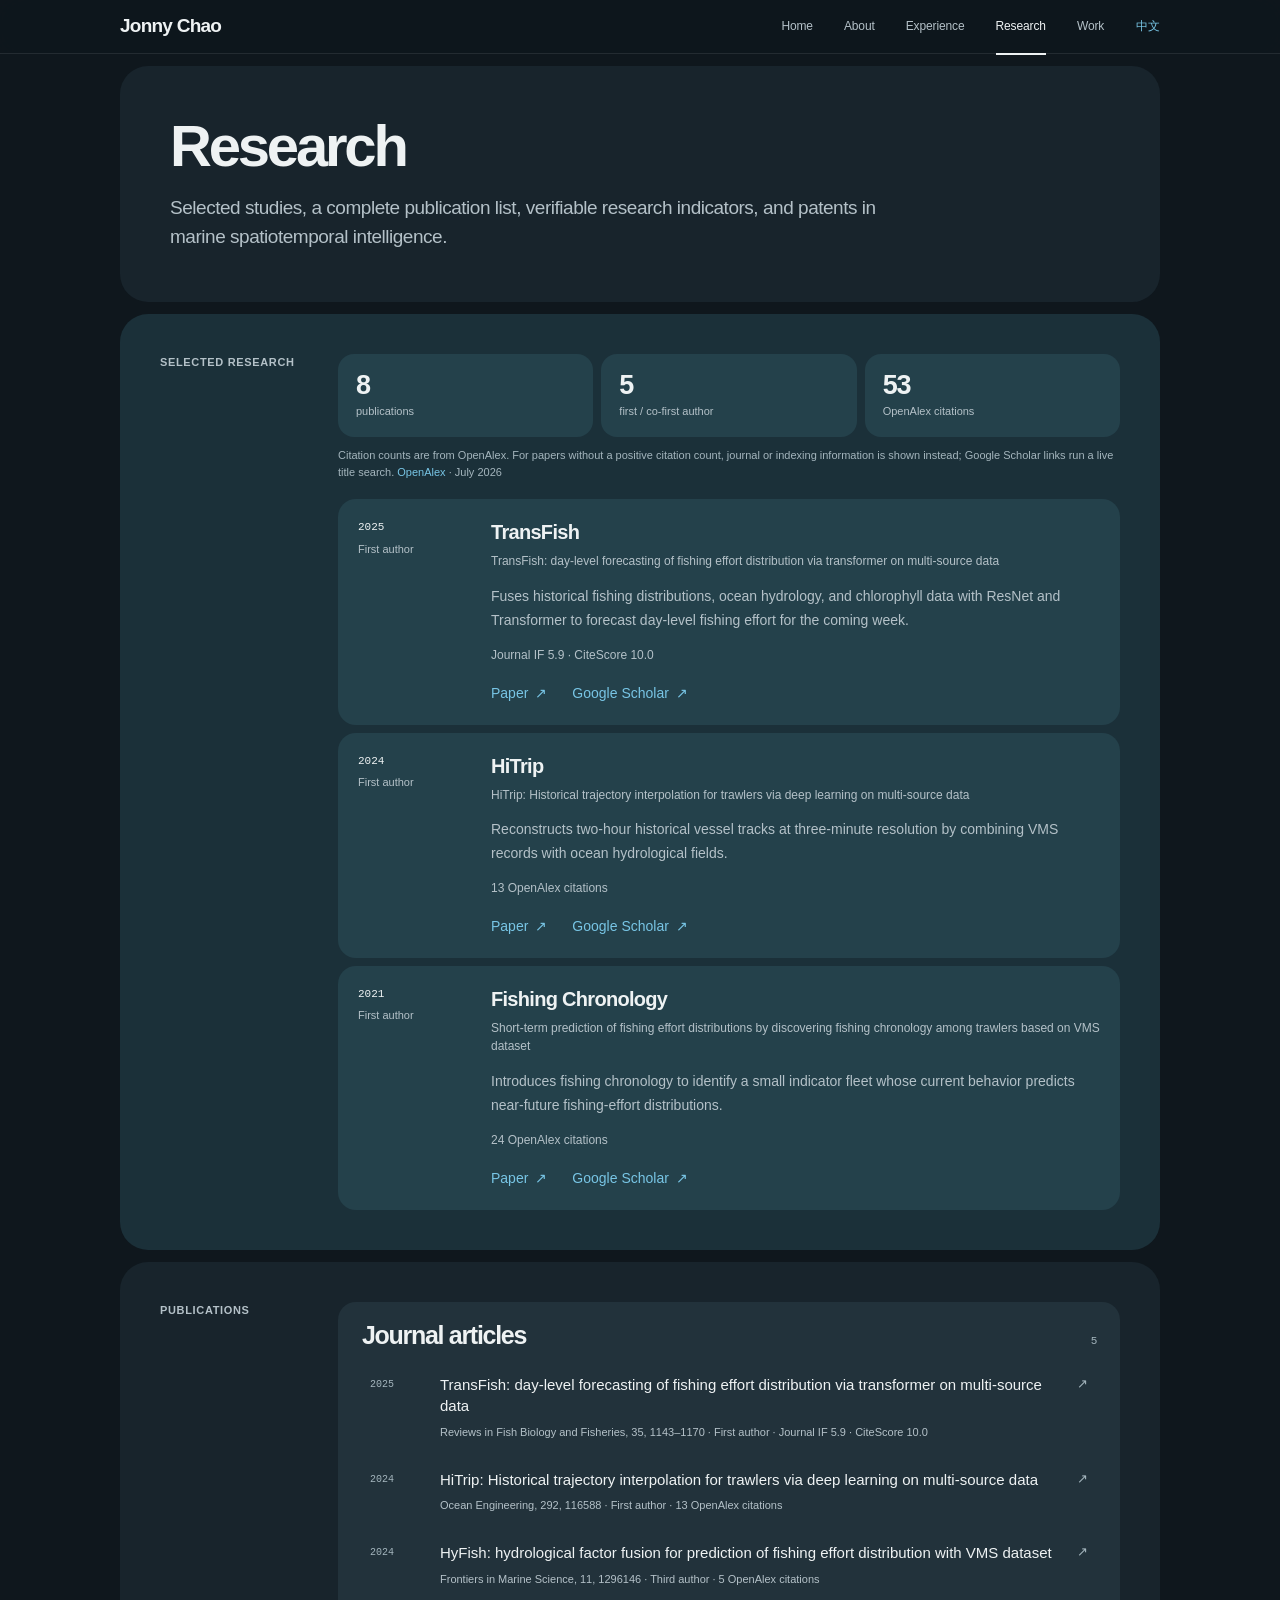
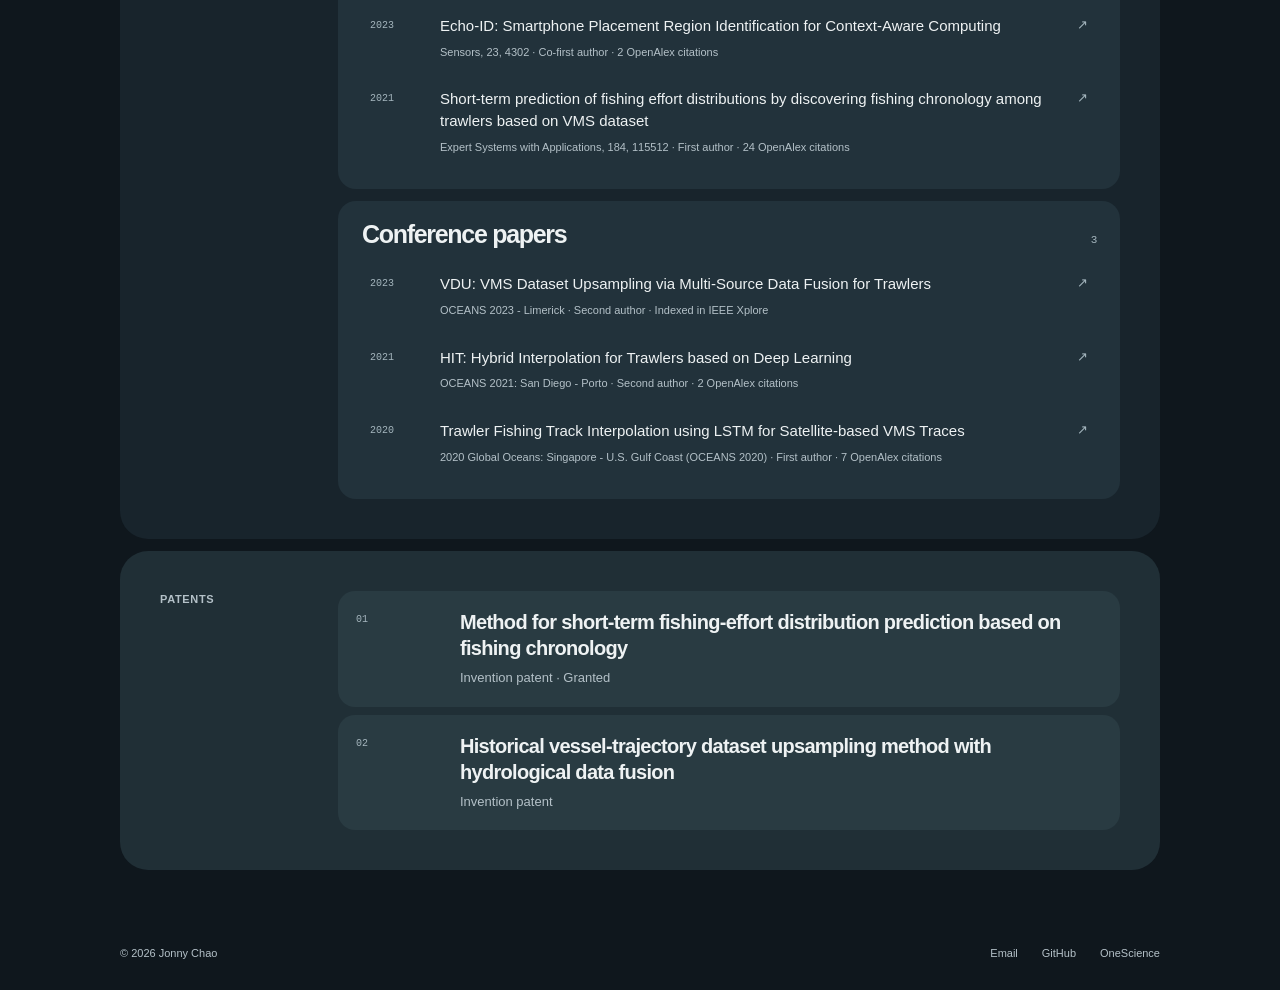
<file: en/research/index.html>
<!doctype html>
<html lang="en">
  <head>
    <meta charset="utf-8">
    <meta name="viewport" content="width=device-width, initial-scale=1">
    <meta http-equiv="refresh" content="0; url=/research/">
    <meta name="robots" content="noindex">
    <link rel="canonical" href="https://zhaozhongningouc.github.io/research/">
    <title>Page moved — Jonny Chao</title>
  </head>
  <body>
    <main>
      <p>The English page has moved to <a href="/research/">/research/</a>.</p>
    </main>
    <script>window.location.replace("/research/" + window.location.search + window.location.hash);</script>
  </body>
</html>
</file>
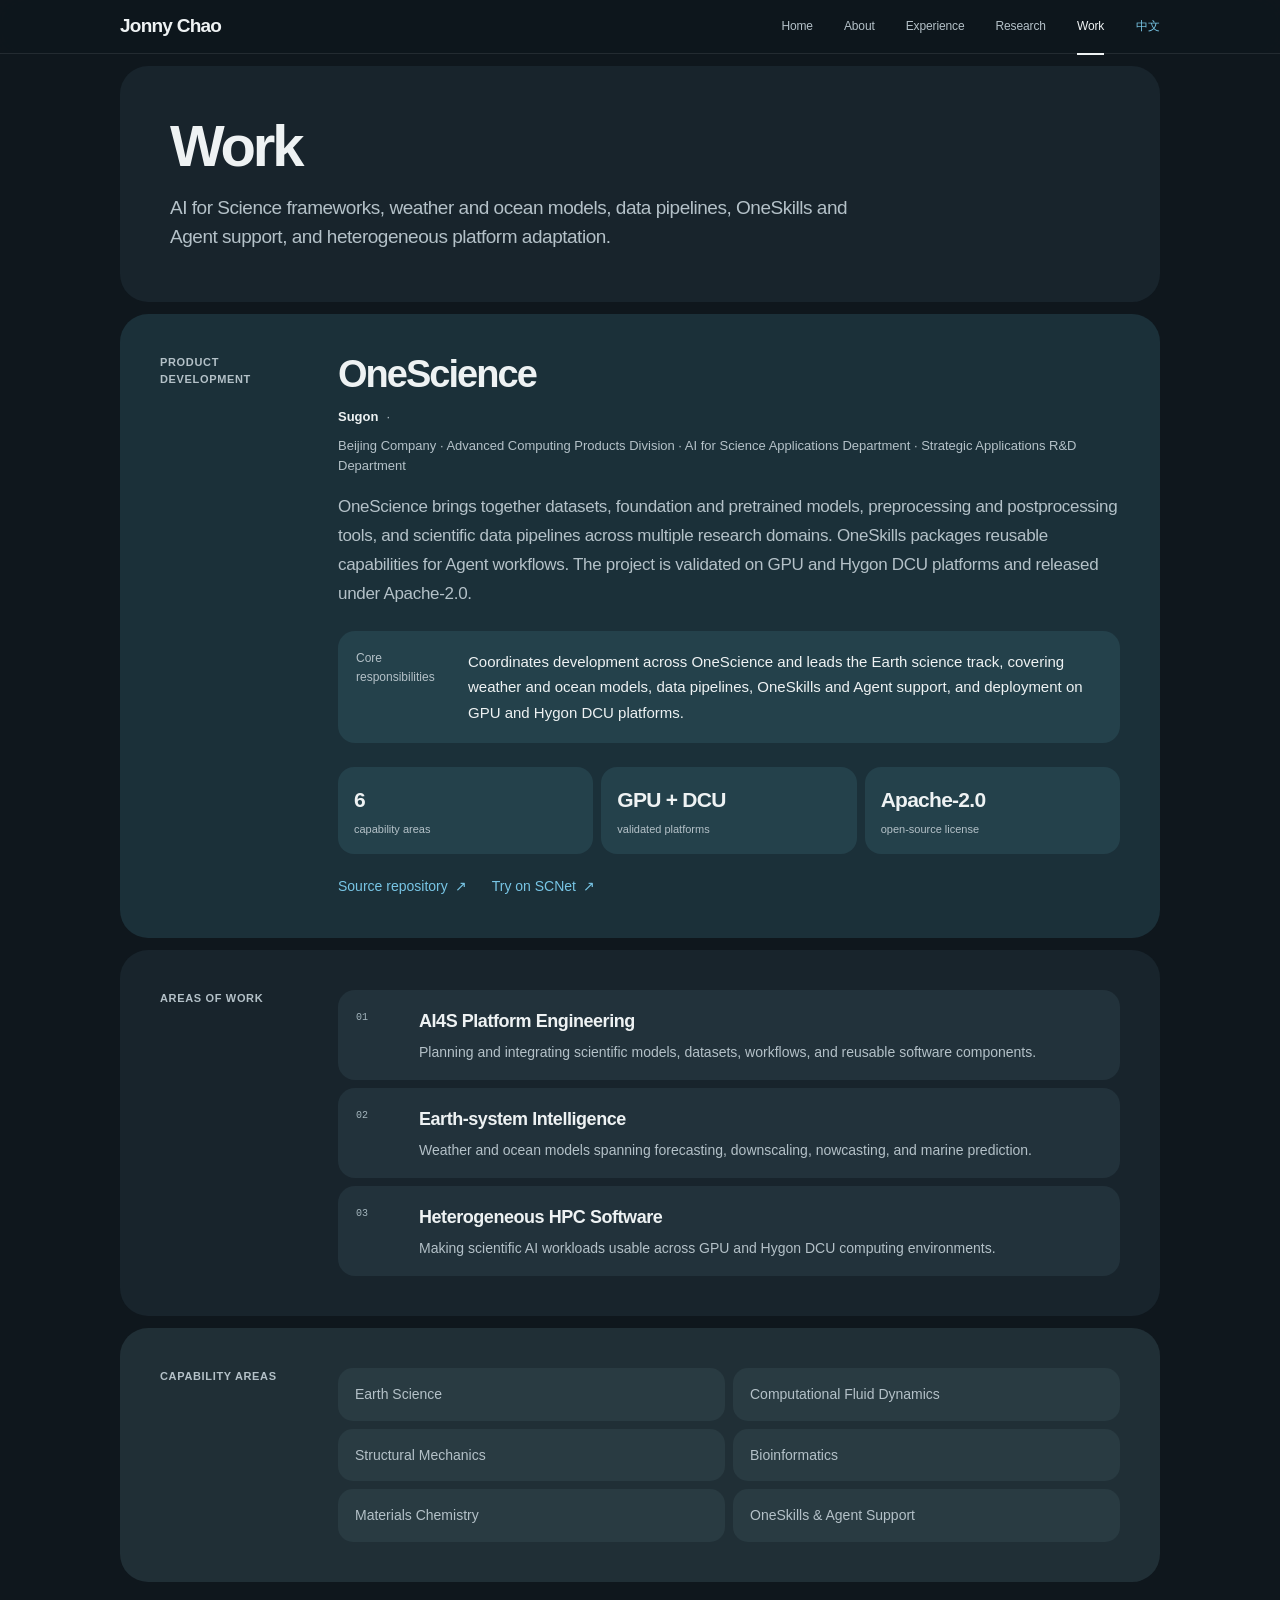
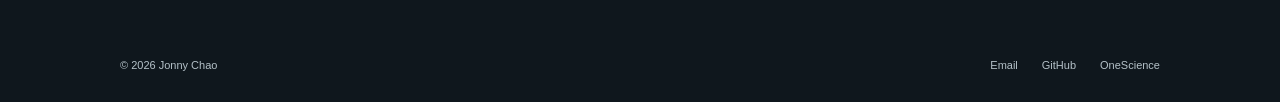
<file: en/work/index.html>
<!doctype html>
<html lang="en">
  <head>
    <meta charset="utf-8">
    <meta name="viewport" content="width=device-width, initial-scale=1">
    <meta http-equiv="refresh" content="0; url=/work/">
    <meta name="robots" content="noindex">
    <link rel="canonical" href="https://zhaozhongningouc.github.io/work/">
    <title>Page moved — Jonny Chao</title>
  </head>
  <body>
    <main>
      <p>The English page has moved to <a href="/work/">/work/</a>.</p>
    </main>
    <script>window.location.replace("/work/" + window.location.search + window.location.hash);</script>
  </body>
</html>
</file>
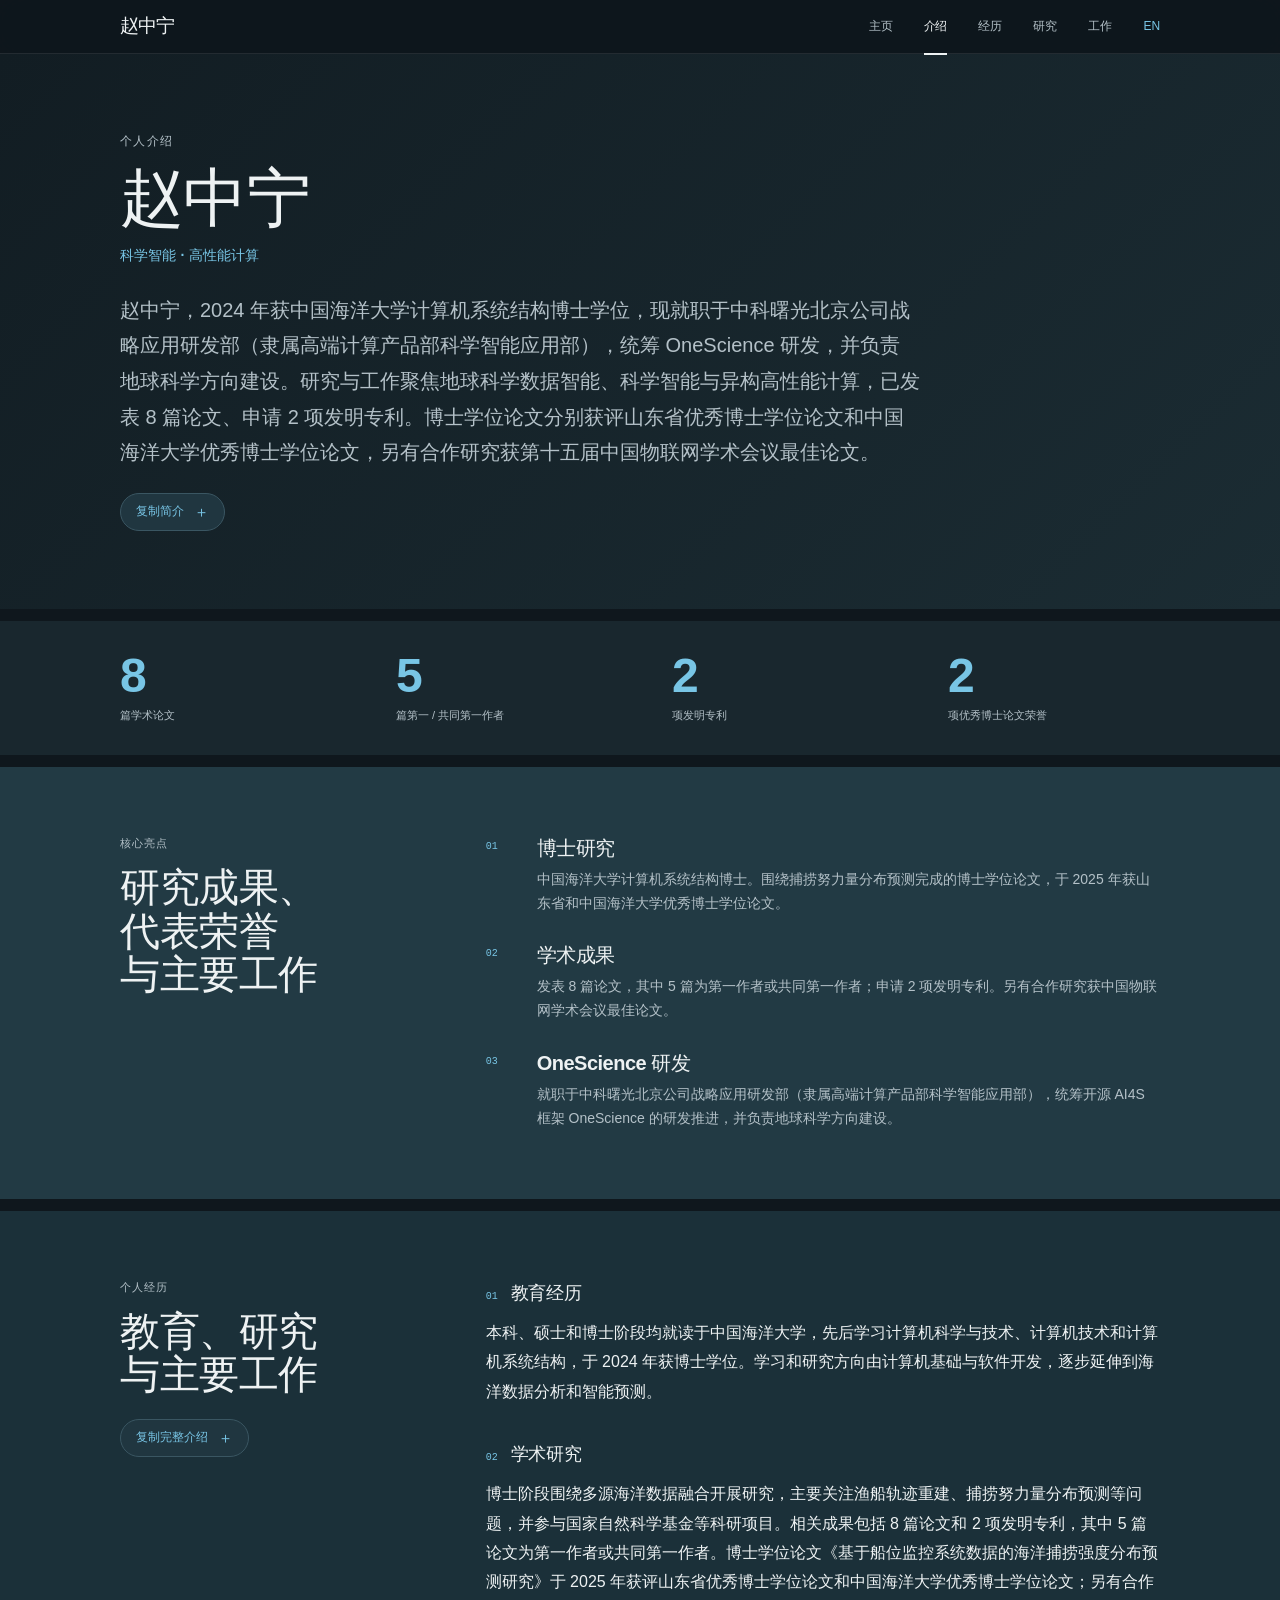
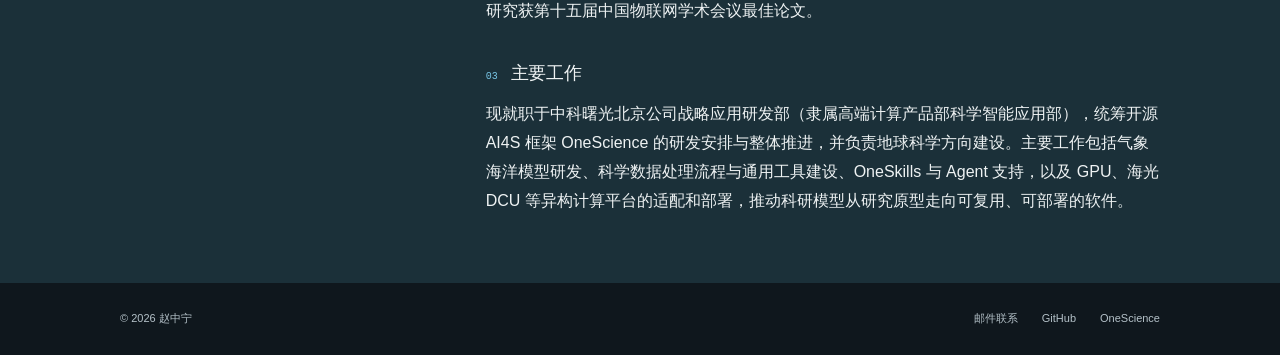
<file: zh/about/index.html>
<!doctype html>
<html lang="zh-CN">
  <head>
    <meta charset="utf-8">
    <meta name="viewport" content="width=device-width, initial-scale=1">
    <meta name="description" content="赵中宁个人介绍，涵盖教育背景、学术成果、代表荣誉与主要工作。">
    <meta name="author" content="赵中宁">
    <meta name="theme-color" content="#0f171d">
    <title>个人介绍｜赵中宁</title>
    <link rel="canonical" href="https://zhaozhongningouc.github.io/zh/about/">
    <link rel="alternate" hreflang="en" href="https://zhaozhongningouc.github.io/about/">
    <link rel="alternate" hreflang="zh-CN" href="https://zhaozhongningouc.github.io/zh/about/">
    <link rel="alternate" hreflang="x-default" href="https://zhaozhongningouc.github.io/about/">

    <link rel="stylesheet" href="/assets/css/styles.css">
    <meta property="og:type" content="website">
    <meta property="og:url" content="https://zhaozhongningouc.github.io/zh/about/">
    <meta property="og:title" content="个人介绍｜赵中宁">
    <meta property="og:description" content="赵中宁个人介绍，涵盖教育背景、学术成果、代表荣誉与主要工作。">
    <meta property="og:image" content="https://zhaozhongningouc.github.io/assets/images/og-v6.png">
    <meta property="og:image:width" content="1200">
    <meta property="og:image:height" content="630">
    <meta property="og:locale" content="zh_CN">
    <meta property="og:locale:alternate" content="en_US">
    <meta name="twitter:card" content="summary_large_image">
    <meta name="twitter:title" content="个人介绍｜赵中宁">
    <meta name="twitter:description" content="赵中宁个人介绍，涵盖教育背景、学术成果、代表荣誉与主要工作。">
    <meta name="twitter:image" content="https://zhaozhongningouc.github.io/assets/images/og-v6.png">
    <script type="application/ld+json">{"@context":"https://schema.org","@type":"ProfilePage","name":"个人介绍｜赵中宁","url":"https://zhaozhongningouc.github.io/zh/about/","mainEntity":{"@type":"Person","name":"赵中宁","alternateName":"Jonny Chao","url":"https://zhaozhongningouc.github.io/"}}</script>
    <script defer src="/assets/js/main.js"></script>
  </head>
  <body data-page="about" data-lang="zh">

    <a class="skip-link" href="#main-content">跳到主要内容</a>
    <header class="site-header">
      <div class="site-nav container">
        <a class="wordmark" href="/zh/" aria-label="赵中宁 — 主页">赵中宁</a>
        <button class="nav-toggle" type="button" aria-expanded="false" aria-controls="nav-menu">
          <span class="nav-toggle__label">菜单</span>
          <span class="nav-toggle__icon" aria-hidden="true"><i></i><i></i></span>
        </button>
        <nav class="nav-menu" id="nav-menu" aria-label="主要导航">

        <a class="nav-link" href="/zh/">
          主页
        </a>
        <a class="nav-link" href="/zh/about/" aria-current="page">
          介绍
        </a>
        <a class="nav-link" href="/zh/experience/">
          经历
        </a>
        <a class="nav-link" href="/zh/research/">
          研究
        </a>
        <a class="nav-link" href="/zh/work/">
          工作
        </a>
          <a class="language-link" href="/about/" hreflang="en" aria-label="切换到英文版">EN</a>
        </nav>
      </div>
    </header>

    <main class="about-main" id="main-content">
      <header class="about-hero">
        <div class="container about-hero__inner">
          <p class="eyebrow">个人介绍</p>
          <h1>赵中宁</h1>
          <p class="about-hero__role">科学智能 · 高性能计算</p>
          <div class="about-hero__bio" id="bio-brief-copy"><p data-copy-text>赵中宁，2024 年获中国海洋大学计算机系统结构博士学位，现就职于中科曙光北京公司战略应用研发部（隶属高端计算产品部科学智能应用部），统筹 OneScience 研发，并负责地球科学方向建设。研究与工作聚焦地球科学数据智能、科学智能与异构高性能计算，已发表 8 篇论文、申请 2 项发明专利。博士学位论文分别获评山东省优秀博士学位论文和中国海洋大学优秀博士学位论文，另有合作研究获第十五届中国物联网学术会议最佳论文。</p></div>

  <button class="copy-button" type="button" aria-controls="bio-brief-copy" data-copy-target="bio-brief-copy" data-copy-success="已复制" data-copy-failure="请选中文字复制">
    <span class="copy-button__label" aria-live="polite">复制简介</span><span aria-hidden="true">＋</span>
  </button>
        </div>
      </header>
      <section class="about-metrics-section" aria-label="个人成果概览">
        <div class="container"><dl class="about-metrics"><div class="about-metric"><dt>8</dt><dd>篇学术论文</dd></div><div class="about-metric"><dt>5</dt><dd>篇第一 / 共同第一作者</dd></div><div class="about-metric"><dt>2</dt><dd>项发明专利</dd></div><div class="about-metric"><dt>2</dt><dd>项优秀博士论文荣誉</dd></div></dl></div>
      </section>
      <section class="bio-section bio-section--highlights" aria-labelledby="bio-highlights-title">
        <div class="container bio-section__inner">
          <div class="bio-section__meta">
            <p class="home-card-label">核心亮点</p>
            <h2 id="bio-highlights-title">研究成果、代表荣誉与主要工作</h2>
          </div>
          <div class="bio-highlights">
        <article class="bio-highlight">
          <span>01</span>
          <div><h3>博士研究</h3><p>中国海洋大学计算机系统结构博士。围绕捕捞努力量分布预测完成的博士学位论文，于 2025 年获山东省和中国海洋大学优秀博士学位论文。</p></div>
        </article>
        <article class="bio-highlight">
          <span>02</span>
          <div><h3>学术成果</h3><p>发表 8 篇论文，其中 5 篇为第一作者或共同第一作者；申请 2 项发明专利。另有合作研究获中国物联网学术会议最佳论文。</p></div>
        </article>
        <article class="bio-highlight">
          <span>03</span>
          <div><h3>OneScience 研发</h3><p>就职于中科曙光北京公司战略应用研发部（隶属高端计算产品部科学智能应用部），统筹开源 AI4S 框架 OneScience 的研发推进，并负责地球科学方向建设。</p></div>
        </article></div>
        </div>
      </section>
      <section class="bio-section bio-section--detailed" aria-labelledby="bio-detailed-title">
        <div class="container bio-section__inner bio-section__inner--detailed">
          <div class="bio-section__meta">
            <p class="home-card-label">个人经历</p>
            <h2 id="bio-detailed-title">教育、研究与主要工作</h2>

  <button class="copy-button" type="button" aria-controls="bio-detailed-copy" data-copy-target="bio-detailed-copy" data-copy-success="已复制" data-copy-failure="请选中文字复制">
    <span class="copy-button__label" aria-live="polite">复制完整介绍</span><span aria-hidden="true">＋</span>
  </button>
          </div>
          <div class="bio-copy bio-copy--detailed" id="bio-detailed-copy">
        <article class="bio-paragraph">
          <header class="bio-paragraph__heading"><span>01</span><h3>教育经历</h3></header>
          <p data-copy-text>本科、硕士和博士阶段均就读于中国海洋大学，先后学习计算机科学与技术、计算机技术和计算机系统结构，于 2024 年获博士学位。学习和研究方向由计算机基础与软件开发，逐步延伸到海洋数据分析和智能预测。</p>
        </article>
        <article class="bio-paragraph">
          <header class="bio-paragraph__heading"><span>02</span><h3>学术研究</h3></header>
          <p data-copy-text>博士阶段围绕多源海洋数据融合开展研究，主要关注渔船轨迹重建、捕捞努力量分布预测等问题，并参与国家自然科学基金等科研项目。相关成果包括 8 篇论文和 2 项发明专利，其中 5 篇论文为第一作者或共同第一作者。博士学位论文《基于船位监控系统数据的海洋捕捞强度分布预测研究》于 2025 年获评山东省优秀博士学位论文和中国海洋大学优秀博士学位论文；另有合作研究获第十五届中国物联网学术会议最佳论文。</p>
        </article>
        <article class="bio-paragraph">
          <header class="bio-paragraph__heading"><span>03</span><h3>主要工作</h3></header>
          <p data-copy-text>现就职于中科曙光北京公司战略应用研发部（隶属高端计算产品部科学智能应用部），统筹开源 AI4S 框架 OneScience 的研发安排与整体推进，并负责地球科学方向建设。主要工作包括气象海洋模型研发、科学数据处理流程与通用工具建设、OneSkills 与 Agent 支持，以及 GPU、海光 DCU 等异构计算平台的适配和部署，推动科研模型从研究原型走向可复用、可部署的软件。</p>
        </article></div>
        </div>
      </section>
    </main>

    <footer class="site-footer">
      <div class="container footer-inner">
        <p>© 2026 赵中宁</p>
        <div class="footer-links">
          <a href="mailto:zhaozhn@sugon.com">邮件联系</a>
          <a href="https://github.com/ZhaoZhongningOUC" target="_blank" rel="noreferrer">GitHub</a>
          <a href="https://gitee.com/onescience-ai/onescience" target="_blank" rel="noreferrer">OneScience</a>
        </div>
      </div>
    </footer>
  </body>
</html>
</file>
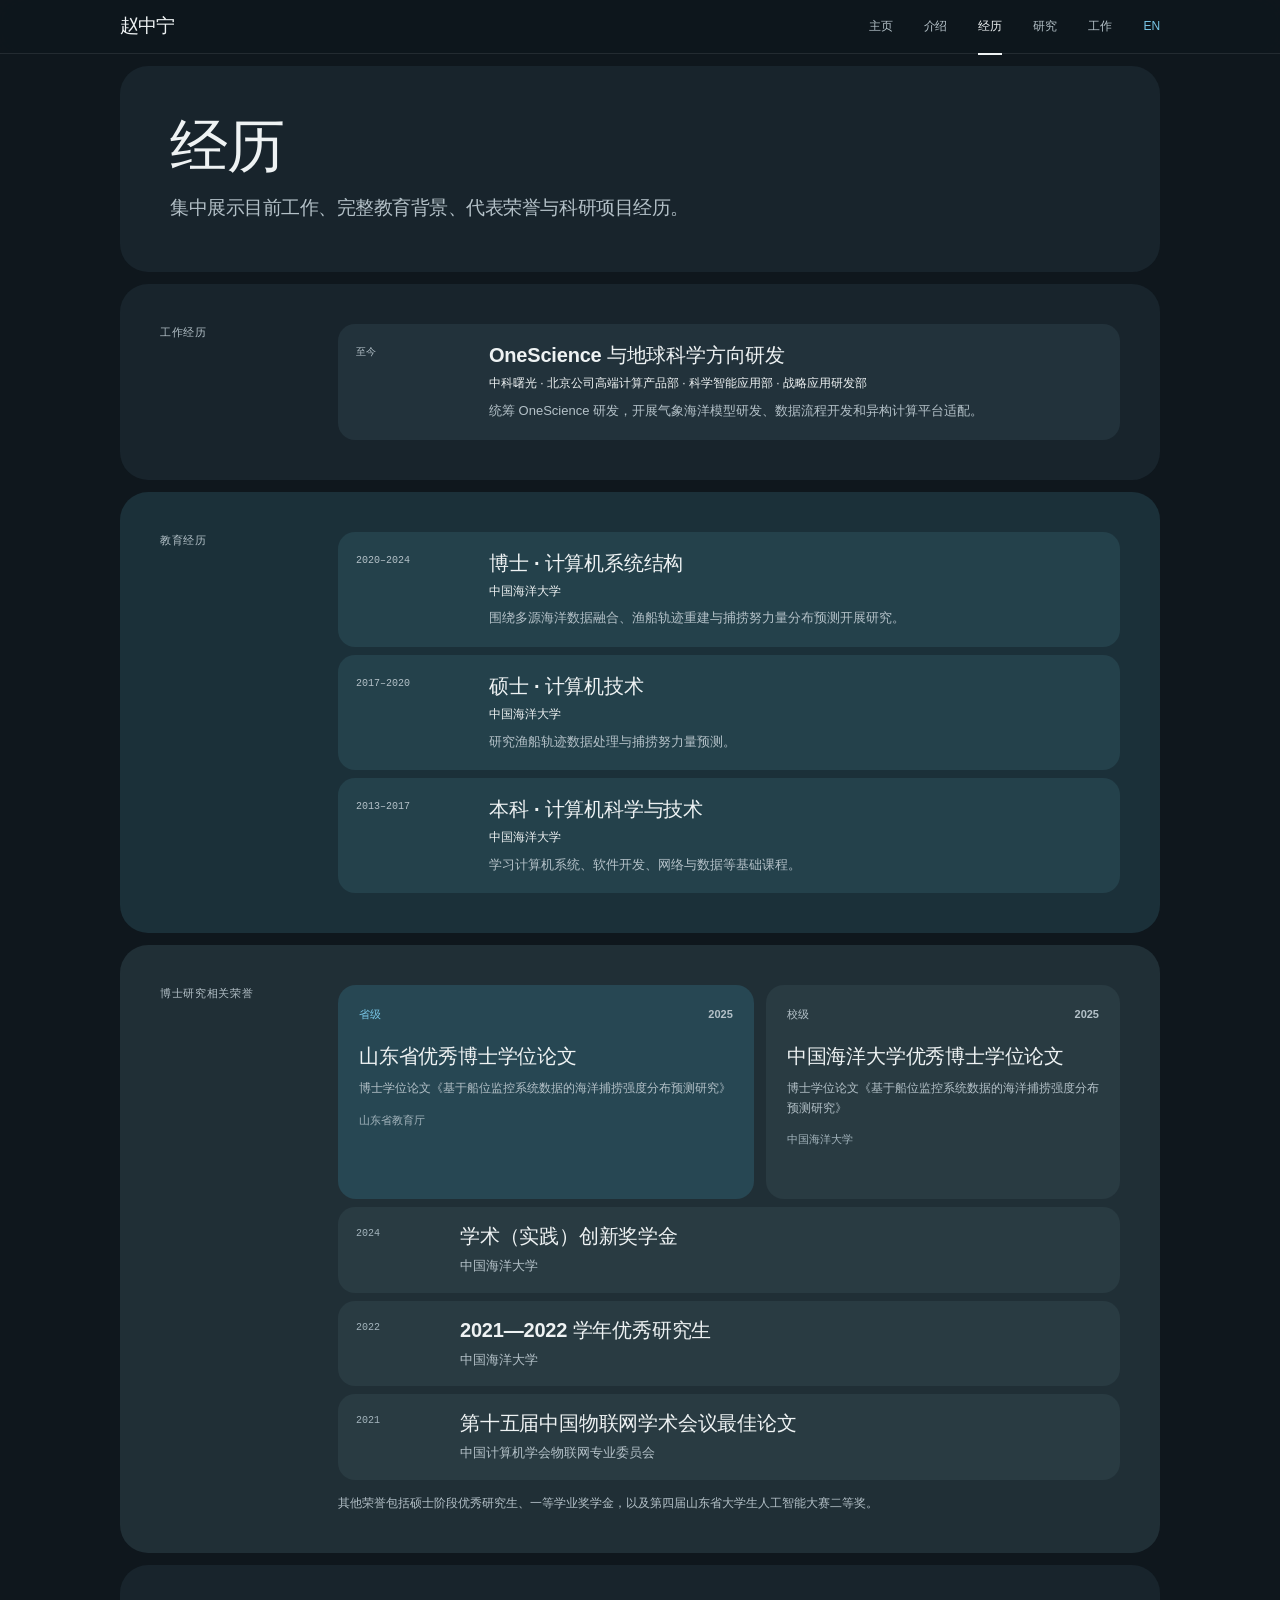
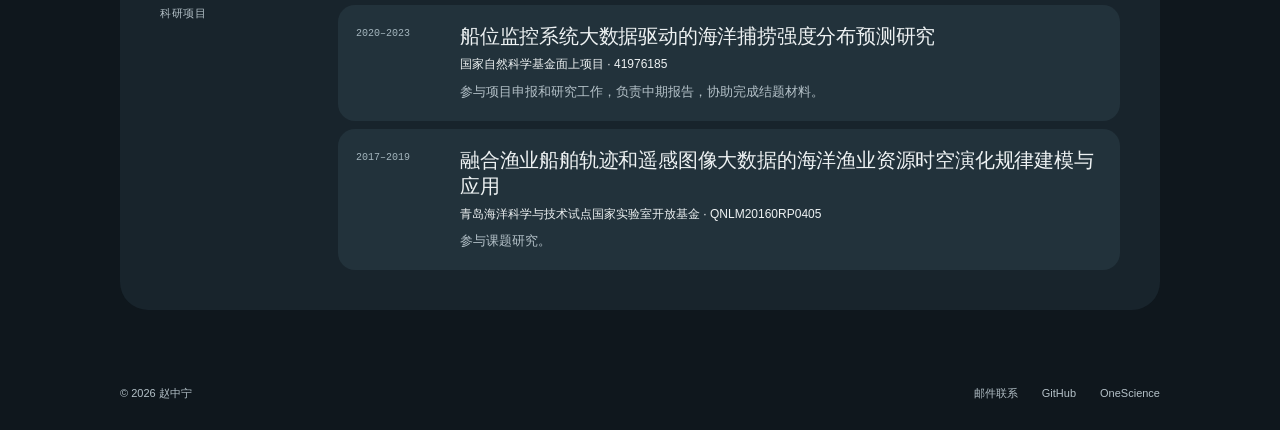
<file: zh/experience/index.html>
<!doctype html>
<html lang="zh-CN">
  <head>
    <meta charset="utf-8">
    <meta name="viewport" content="width=device-width, initial-scale=1">
    <meta name="description" content="工作经历、教育背景、科研项目与博士阶段代表性荣誉。">
    <meta name="author" content="赵中宁">
    <meta name="theme-color" content="#0f171d">
    <title>经历｜赵中宁</title>
    <link rel="canonical" href="https://zhaozhongningouc.github.io/zh/experience/">
    <link rel="alternate" hreflang="en" href="https://zhaozhongningouc.github.io/experience/">
    <link rel="alternate" hreflang="zh-CN" href="https://zhaozhongningouc.github.io/zh/experience/">
    <link rel="alternate" hreflang="x-default" href="https://zhaozhongningouc.github.io/experience/">

    <link rel="stylesheet" href="/assets/css/styles.css">
    <meta property="og:type" content="website">
    <meta property="og:url" content="https://zhaozhongningouc.github.io/zh/experience/">
    <meta property="og:title" content="经历｜赵中宁">
    <meta property="og:description" content="工作经历、教育背景、科研项目与博士阶段代表性荣誉。">
    <meta property="og:image" content="https://zhaozhongningouc.github.io/assets/images/og-v6.png">
    <meta property="og:image:width" content="1200">
    <meta property="og:image:height" content="630">
    <meta property="og:locale" content="zh_CN">
    <meta property="og:locale:alternate" content="en_US">
    <meta name="twitter:card" content="summary_large_image">
    <meta name="twitter:title" content="经历｜赵中宁">
    <meta name="twitter:description" content="工作经历、教育背景、科研项目与博士阶段代表性荣誉。">
    <meta name="twitter:image" content="https://zhaozhongningouc.github.io/assets/images/og-v6.png">
    <script type="application/ld+json">{"@context":"https://schema.org","@type":"ProfilePage","name":"经历｜赵中宁","url":"https://zhaozhongningouc.github.io/zh/experience/","mainEntity":{"@type":"Person","name":"赵中宁","alternateName":"Jonny Chao","url":"https://zhaozhongningouc.github.io/"}}</script>
    <script defer src="/assets/js/main.js"></script>
  </head>
  <body data-page="experience" data-lang="zh">

    <a class="skip-link" href="#main-content">跳到主要内容</a>
    <header class="site-header">
      <div class="site-nav container">
        <a class="wordmark" href="/zh/" aria-label="赵中宁 — 主页">赵中宁</a>
        <button class="nav-toggle" type="button" aria-expanded="false" aria-controls="nav-menu">
          <span class="nav-toggle__label">菜单</span>
          <span class="nav-toggle__icon" aria-hidden="true"><i></i><i></i></span>
        </button>
        <nav class="nav-menu" id="nav-menu" aria-label="主要导航">

        <a class="nav-link" href="/zh/">
          主页
        </a>
        <a class="nav-link" href="/zh/about/">
          介绍
        </a>
        <a class="nav-link" href="/zh/experience/" aria-current="page">
          经历
        </a>
        <a class="nav-link" href="/zh/research/">
          研究
        </a>
        <a class="nav-link" href="/zh/work/">
          工作
        </a>
          <a class="language-link" href="/experience/" hreflang="en" aria-label="切换到英文版">EN</a>
        </nav>
      </div>
    </header>

    <main id="main-content">

  <header class="page-heading">
    <div class="container page-heading__inner">

      <h1>经历</h1>
      <p>集中展示目前工作、完整教育背景、代表荣誉与科研项目经历。</p>
    </div>
  </header>
      <div class="container resume-content">

  <section class="resume-section panel--white" id="work-experience">
    <h2 class="section-label">工作经历</h2>
    <div class="section-body">


        <article class="timeline-row">
          <div class="timeline-period">至今</div>
          <div><h3>OneScience 与地球科学方向研发</h3><p class="timeline-meta">中科曙光 · 北京公司高端计算产品部 · 科学智能应用部 · 战略应用研发部</p><p>统筹 OneScience 研发，开展气象海洋模型研发、数据流程开发和异构计算平台适配。</p></div>
        </article>
    </div>
  </section>

  <section class="resume-section panel--blue" id="education">
    <h2 class="section-label">教育经历</h2>
    <div class="section-body">


        <article class="timeline-row">
          <div class="timeline-period">2020–2024</div>
          <div><h3>博士 · 计算机系统结构</h3><p class="timeline-meta">中国海洋大学</p><p>围绕多源海洋数据融合、渔船轨迹重建与捕捞努力量分布预测开展研究。</p></div>
        </article>
        <article class="timeline-row">
          <div class="timeline-period">2017–2020</div>
          <div><h3>硕士 · 计算机技术</h3><p class="timeline-meta">中国海洋大学</p><p>研究渔船轨迹数据处理与捕捞努力量预测。</p></div>
        </article>
        <article class="timeline-row">
          <div class="timeline-period">2013–2017</div>
          <div><h3>本科 · 计算机科学与技术</h3><p class="timeline-meta">中国海洋大学</p><p>学习计算机系统、软件开发、网络与数据等基础课程。</p></div>
        </article>
    </div>
  </section>

  <section class="resume-section panel--soft" id="recognition">
    <h2 class="section-label">博士研究相关荣誉</h2>
    <div class="section-body">

      <div class="featured-award-grid">
        <article class="featured-award featured-award--primary">
          <div class="featured-award__meta"><span>省级</span><span>2025</span></div>
          <h3>山东省优秀博士学位论文</h3>
          <p>博士学位论文《基于船位监控系统数据的海洋捕捞强度分布预测研究》</p>
          <small>山东省教育厅</small>
        </article>
        <article class="featured-award">
          <div class="featured-award__meta"><span>校级</span><span>2025</span></div>
          <h3>中国海洋大学优秀博士学位论文</h3>
          <p>博士学位论文《基于船位监控系统数据的海洋捕捞强度分布预测研究》</p>
          <small>中国海洋大学</small>
        </article></div><div class="award-list award-list--compact">
        <article class="award-row"><span>2024</span><div><h3>学术（实践）创新奖学金</h3><p>中国海洋大学</p></div></article>
        <article class="award-row"><span>2022</span><div><h3>2021—2022 学年优秀研究生</h3><p>中国海洋大学</p></div></article>
        <article class="award-row"><span>2021</span><div><h3>第十五届中国物联网学术会议最佳论文</h3><p>中国计算机学会物联网专业委员会</p></div></article></div><p class="earlier-recognition">其他荣誉包括硕士阶段优秀研究生、一等学业奖学金，以及第四届山东省大学生人工智能大赛二等奖。</p>
    </div>
  </section>

  <section class="resume-section panel--white" id="programs">
    <h2 class="section-label">科研项目</h2>
    <div class="section-body">

      <div class="program-list">
        <article class="program-row">
          <span>2020–2023</span>
          <div><h3>船位监控系统大数据驱动的海洋捕捞强度分布预测研究</h3><p class="timeline-meta">国家自然科学基金面上项目 · 41976185</p><p>参与项目申报和研究工作，负责中期报告，协助完成结题材料。</p></div>
        </article>
        <article class="program-row">
          <span>2017–2019</span>
          <div><h3>融合渔业船舶轨迹和遥感图像大数据的海洋渔业资源时空演化规律建模与应用</h3><p class="timeline-meta">青岛海洋科学与技术试点国家实验室开放基金 · QNLM20160RP0405</p><p>参与课题研究。</p></div>
        </article></div>
    </div>
  </section>
      </div>
    </main>

    <footer class="site-footer">
      <div class="container footer-inner">
        <p>© 2026 赵中宁</p>
        <div class="footer-links">
          <a href="mailto:zhaozhn@sugon.com">邮件联系</a>
          <a href="https://github.com/ZhaoZhongningOUC" target="_blank" rel="noreferrer">GitHub</a>
          <a href="https://gitee.com/onescience-ai/onescience" target="_blank" rel="noreferrer">OneScience</a>
        </div>
      </div>
    </footer>
  </body>
</html>
</file>
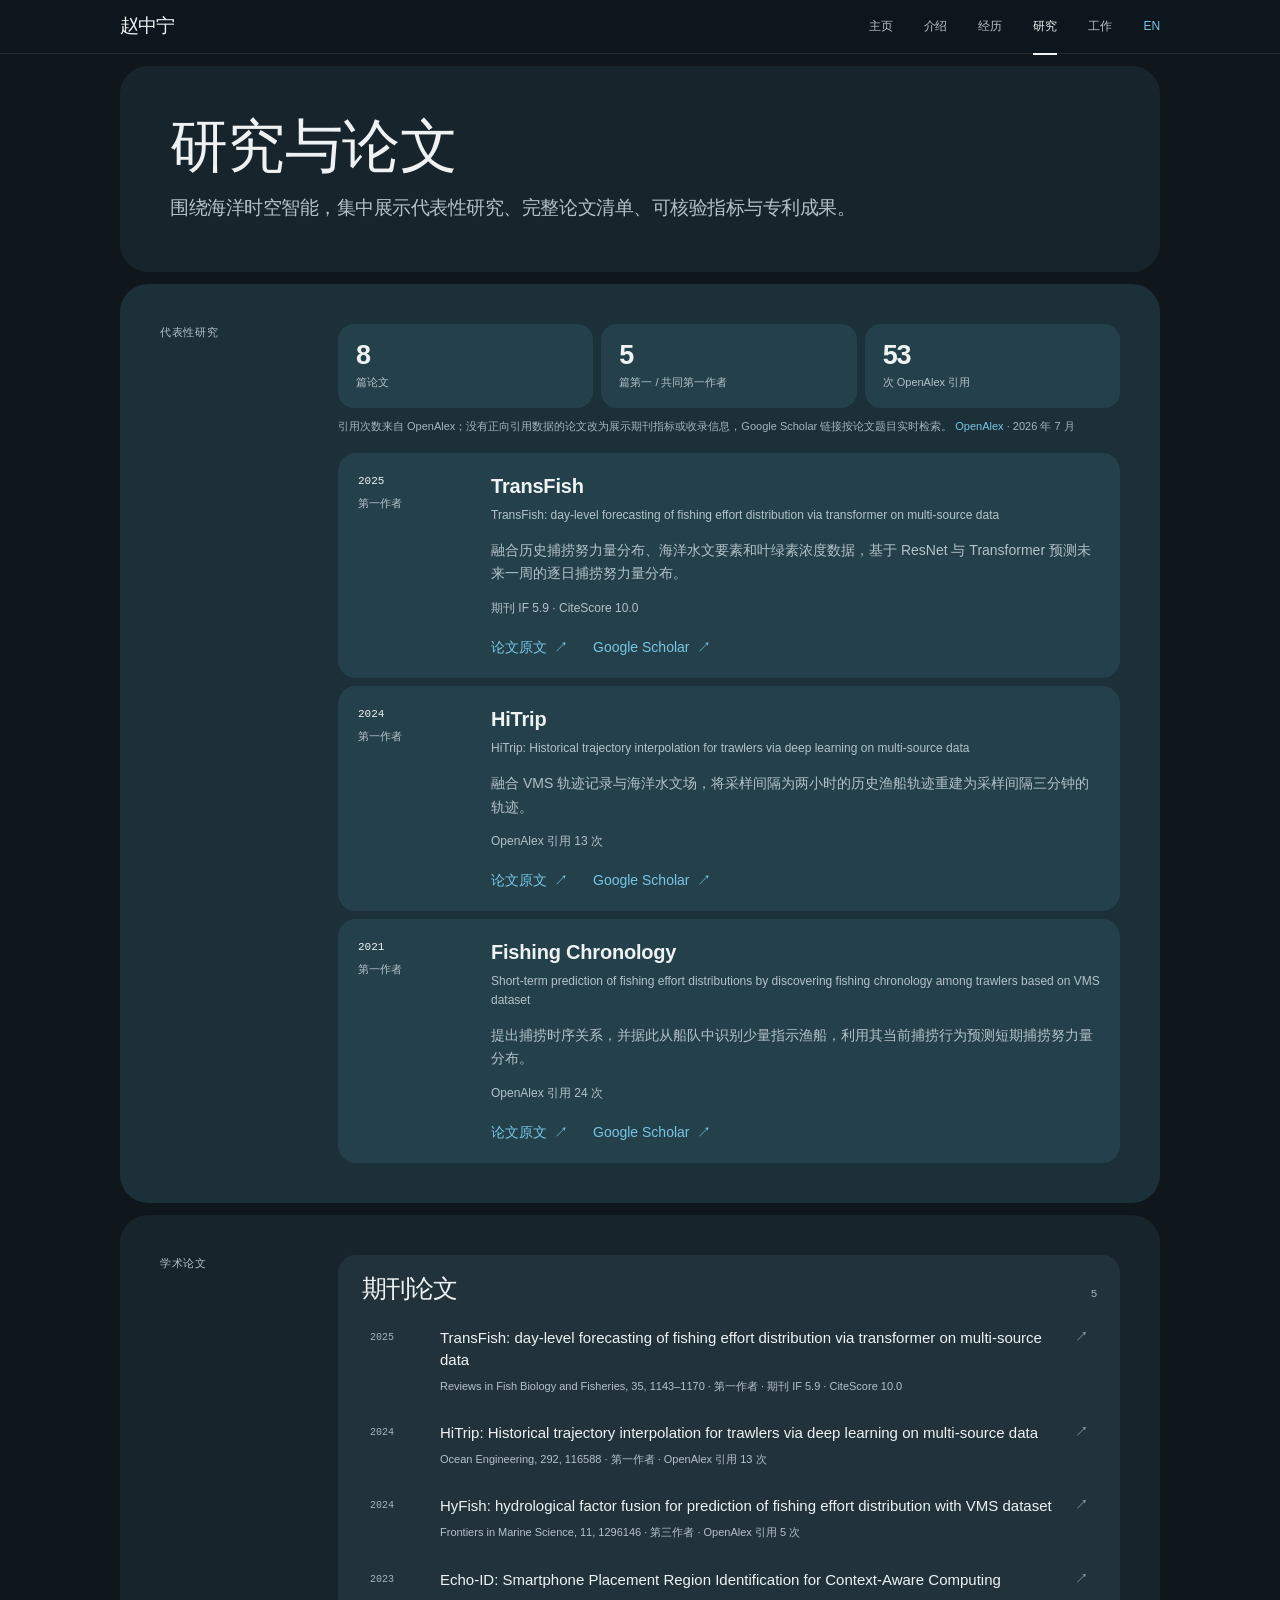
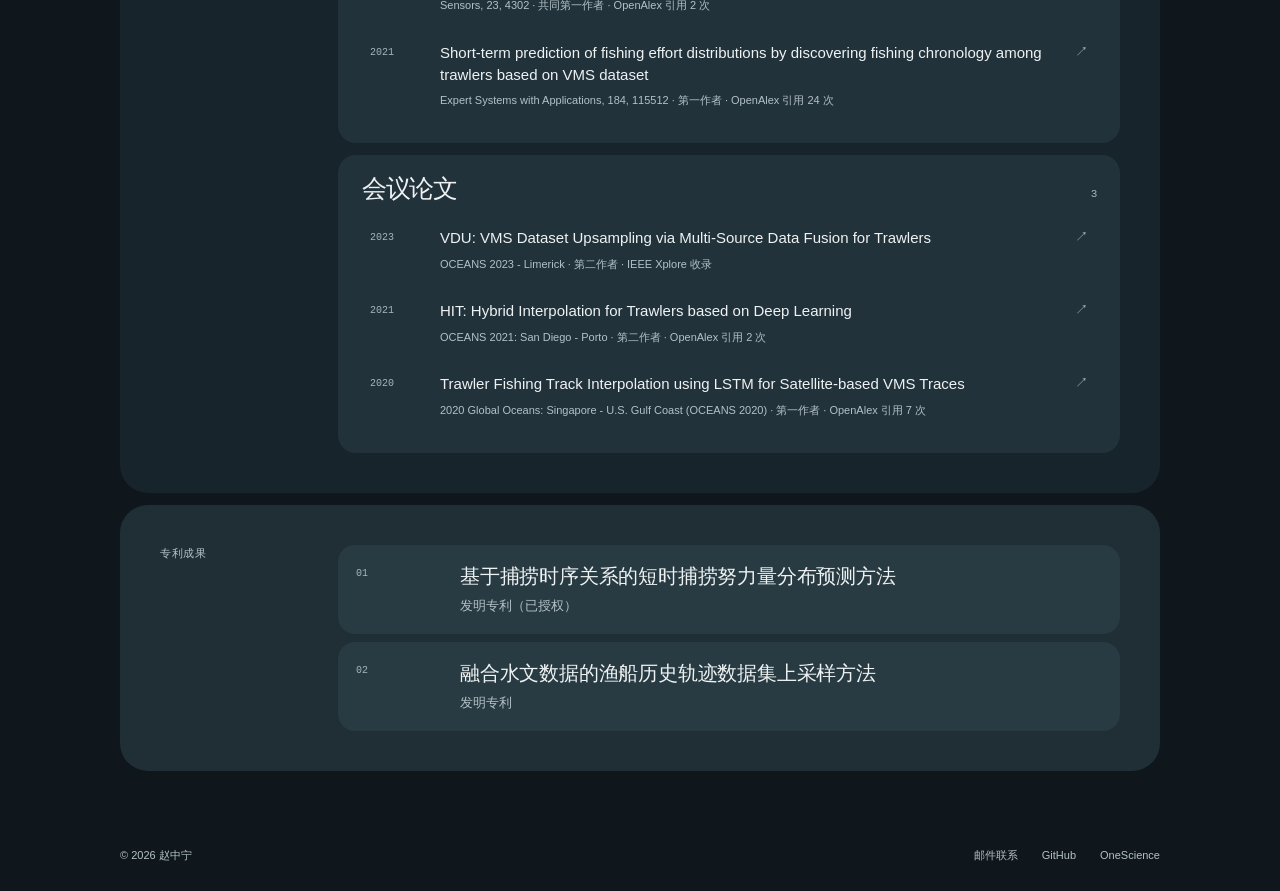
<file: zh/research/index.html>
<!doctype html>
<html lang="zh-CN">
  <head>
    <meta charset="utf-8">
    <meta name="viewport" content="width=device-width, initial-scale=1">
    <meta name="description" content="聚焦海洋时空智能与多源数据融合的代表性研究、学术论文和发明专利。">
    <meta name="author" content="赵中宁">
    <meta name="theme-color" content="#0f171d">
    <title>研究｜赵中宁</title>
    <link rel="canonical" href="https://zhaozhongningouc.github.io/zh/research/">
    <link rel="alternate" hreflang="en" href="https://zhaozhongningouc.github.io/research/">
    <link rel="alternate" hreflang="zh-CN" href="https://zhaozhongningouc.github.io/zh/research/">
    <link rel="alternate" hreflang="x-default" href="https://zhaozhongningouc.github.io/research/">

    <link rel="stylesheet" href="/assets/css/styles.css">
    <meta property="og:type" content="website">
    <meta property="og:url" content="https://zhaozhongningouc.github.io/zh/research/">
    <meta property="og:title" content="研究｜赵中宁">
    <meta property="og:description" content="聚焦海洋时空智能与多源数据融合的代表性研究、学术论文和发明专利。">
    <meta property="og:image" content="https://zhaozhongningouc.github.io/assets/images/og-v6.png">
    <meta property="og:image:width" content="1200">
    <meta property="og:image:height" content="630">
    <meta property="og:locale" content="zh_CN">
    <meta property="og:locale:alternate" content="en_US">
    <meta name="twitter:card" content="summary_large_image">
    <meta name="twitter:title" content="研究｜赵中宁">
    <meta name="twitter:description" content="聚焦海洋时空智能与多源数据融合的代表性研究、学术论文和发明专利。">
    <meta name="twitter:image" content="https://zhaozhongningouc.github.io/assets/images/og-v6.png">
    <script type="application/ld+json">{"@context":"https://schema.org","@type":"ProfilePage","name":"研究｜赵中宁","url":"https://zhaozhongningouc.github.io/zh/research/","mainEntity":{"@type":"Person","name":"赵中宁","alternateName":"Jonny Chao","url":"https://zhaozhongningouc.github.io/"}}</script>
    <script defer src="/assets/js/main.js"></script>
  </head>
  <body data-page="research" data-lang="zh">

    <a class="skip-link" href="#main-content">跳到主要内容</a>
    <header class="site-header">
      <div class="site-nav container">
        <a class="wordmark" href="/zh/" aria-label="赵中宁 — 主页">赵中宁</a>
        <button class="nav-toggle" type="button" aria-expanded="false" aria-controls="nav-menu">
          <span class="nav-toggle__label">菜单</span>
          <span class="nav-toggle__icon" aria-hidden="true"><i></i><i></i></span>
        </button>
        <nav class="nav-menu" id="nav-menu" aria-label="主要导航">

        <a class="nav-link" href="/zh/">
          主页
        </a>
        <a class="nav-link" href="/zh/about/">
          介绍
        </a>
        <a class="nav-link" href="/zh/experience/">
          经历
        </a>
        <a class="nav-link" href="/zh/research/" aria-current="page">
          研究
        </a>
        <a class="nav-link" href="/zh/work/">
          工作
        </a>
          <a class="language-link" href="/research/" hreflang="en" aria-label="切换到英文版">EN</a>
        </nav>
      </div>
    </header>

    <main id="main-content">

  <header class="page-heading">
    <div class="container page-heading__inner">

      <h1>研究与论文</h1>
      <p>围绕海洋时空智能，集中展示代表性研究、完整论文清单、可核验指标与专利成果。</p>
    </div>
  </header>
      <div class="container resume-content">

  <section class="resume-section panel--blue" id="selected-research">
    <h2 class="section-label">代表性研究</h2>
    <div class="section-body">


    <dl class="research-overview" aria-label="研究概览">
      <div><dt>8</dt><dd>篇论文</dd></div>
      <div><dt>5</dt><dd>篇第一 / 共同第一作者</dd></div>
      <div><dt>53</dt><dd>次 OpenAlex 引用</dd></div>
    </dl>
    <p class="citation-note">引用次数来自 OpenAlex；没有正向引用数据的论文改为展示期刊指标或收录信息，Google Scholar 链接按论文题目实时检索。 <a href="https://openalex.org/" target="_blank" rel="noreferrer">OpenAlex</a> · 2026 年 7 月</p><div class="research-list">
        <article class="research-row">
          <div class="research-row__meta"><span>2025</span><span>第一作者</span></div>
          <div class="research-row__content">
            <h3>TransFish</h3>
            <p class="research-row__title">TransFish: day-level forecasting of fishing effort distribution via transformer on multi-source data</p>
            <p>融合历史捕捞努力量分布、海洋水文要素和叶绿素浓度数据，基于 ResNet 与 Transformer 预测未来一周的逐日捕捞努力量分布。</p>
            <span class="research-impact">期刊 IF 5.9 · CiteScore 10.0</span>
            <div class="section-links">

  <a class="text-link" href="https://doi.org/10.1007/s11160-025-09951-w" target="_blank" rel="noreferrer">
    <span>论文原文</span><span aria-hidden="true">↗</span>
  </a>

  <a class="text-link" href="https://scholar.google.com/scholar?q=%22TransFish%3A%20day-level%20forecasting%20of%20fishing%20effort%20distribution%20via%20transformer%20on%20multi-source%20data%22" target="_blank" rel="noreferrer">
    <span>Google Scholar</span><span aria-hidden="true">↗</span>
  </a>
            </div>
          </div>
        </article>
        <article class="research-row">
          <div class="research-row__meta"><span>2024</span><span>第一作者</span></div>
          <div class="research-row__content">
            <h3>HiTrip</h3>
            <p class="research-row__title">HiTrip: Historical trajectory interpolation for trawlers via deep learning on multi-source data</p>
            <p>融合 VMS 轨迹记录与海洋水文场，将采样间隔为两小时的历史渔船轨迹重建为采样间隔三分钟的轨迹。</p>
            <span class="research-impact">OpenAlex 引用 13 次</span>
            <div class="section-links">

  <a class="text-link" href="https://doi.org/10.1016/j.oceaneng.2023.116588" target="_blank" rel="noreferrer">
    <span>论文原文</span><span aria-hidden="true">↗</span>
  </a>

  <a class="text-link" href="https://scholar.google.com/scholar?q=%22HiTrip%3A%20Historical%20trajectory%20interpolation%20for%20trawlers%20via%20deep%20learning%20on%20multi-source%20data%22" target="_blank" rel="noreferrer">
    <span>Google Scholar</span><span aria-hidden="true">↗</span>
  </a>
            </div>
          </div>
        </article>
        <article class="research-row">
          <div class="research-row__meta"><span>2021</span><span>第一作者</span></div>
          <div class="research-row__content">
            <h3>Fishing Chronology</h3>
            <p class="research-row__title">Short-term prediction of fishing effort distributions by discovering fishing chronology among trawlers based on VMS dataset</p>
            <p>提出捕捞时序关系，并据此从船队中识别少量指示渔船，利用其当前捕捞行为预测短期捕捞努力量分布。</p>
            <span class="research-impact">OpenAlex 引用 24 次</span>
            <div class="section-links">

  <a class="text-link" href="https://doi.org/10.1016/j.eswa.2021.115512" target="_blank" rel="noreferrer">
    <span>论文原文</span><span aria-hidden="true">↗</span>
  </a>

  <a class="text-link" href="https://scholar.google.com/scholar?q=%22Short-term%20prediction%20of%20fishing%20effort%20distributions%20by%20discovering%20fishing%20chronology%20among%20trawlers%20based%20on%20VMS%20dataset%22" target="_blank" rel="noreferrer">
    <span>Google Scholar</span><span aria-hidden="true">↗</span>
  </a>
            </div>
          </div>
        </article></div>
    </div>
  </section>

  <section class="resume-section panel--white" id="publications">
    <h2 class="section-label">学术论文</h2>
    <div class="section-body">


            <div class="publication-group"><h3>期刊论文 <span>5</span></h3>
        <a class="publication-row" href="https://doi.org/10.1007/s11160-025-09951-w" target="_blank" rel="noreferrer">
          <span class="publication-year">2025</span>
          <span class="publication-copy"><strong>TransFish: day-level forecasting of fishing effort distribution via transformer on multi-source data</strong><small>Reviews in Fish Biology and Fisheries, 35, 1143–1170 · 第一作者 · 期刊 IF 5.9 · CiteScore 10.0</small></span>
          <span aria-hidden="true">↗</span>
        </a>
        <a class="publication-row" href="https://doi.org/10.1016/j.oceaneng.2023.116588" target="_blank" rel="noreferrer">
          <span class="publication-year">2024</span>
          <span class="publication-copy"><strong>HiTrip: Historical trajectory interpolation for trawlers via deep learning on multi-source data</strong><small>Ocean Engineering, 292, 116588 · 第一作者 · OpenAlex 引用 13 次</small></span>
          <span aria-hidden="true">↗</span>
        </a>
        <a class="publication-row" href="https://doi.org/10.3389/fmars.2024.1296146" target="_blank" rel="noreferrer">
          <span class="publication-year">2024</span>
          <span class="publication-copy"><strong>HyFish: hydrological factor fusion for prediction of fishing effort distribution with VMS dataset</strong><small>Frontiers in Marine Science, 11, 1296146 · 第三作者 · OpenAlex 引用 5 次</small></span>
          <span aria-hidden="true">↗</span>
        </a>
        <a class="publication-row" href="https://doi.org/10.3390/s23094302" target="_blank" rel="noreferrer">
          <span class="publication-year">2023</span>
          <span class="publication-copy"><strong>Echo-ID: Smartphone Placement Region Identification for Context-Aware Computing</strong><small>Sensors, 23, 4302 · 共同第一作者 · OpenAlex 引用 2 次</small></span>
          <span aria-hidden="true">↗</span>
        </a>
        <a class="publication-row" href="https://doi.org/10.1016/j.eswa.2021.115512" target="_blank" rel="noreferrer">
          <span class="publication-year">2021</span>
          <span class="publication-copy"><strong>Short-term prediction of fishing effort distributions by discovering fishing chronology among trawlers based on VMS dataset</strong><small>Expert Systems with Applications, 184, 115512 · 第一作者 · OpenAlex 引用 24 次</small></span>
          <span aria-hidden="true">↗</span>
        </a></div>
            <div class="publication-group"><h3>会议论文 <span>3</span></h3>
        <a class="publication-row" href="https://doi.org/10.1109/OCEANSLimerick52467.2023.10244460" target="_blank" rel="noreferrer">
          <span class="publication-year">2023</span>
          <span class="publication-copy"><strong>VDU: VMS Dataset Upsampling via Multi-Source Data Fusion for Trawlers</strong><small>OCEANS 2023 - Limerick · 第二作者 · IEEE Xplore 收录</small></span>
          <span aria-hidden="true">↗</span>
        </a>
        <a class="publication-row" href="https://doi.org/10.23919/OCEANS44145.2021.9705828" target="_blank" rel="noreferrer">
          <span class="publication-year">2021</span>
          <span class="publication-copy"><strong>HIT: Hybrid Interpolation for Trawlers based on Deep Learning</strong><small>OCEANS 2021: San Diego - Porto · 第二作者 · OpenAlex 引用 2 次</small></span>
          <span aria-hidden="true">↗</span>
        </a>
        <a class="publication-row" href="https://doi.org/10.1109/IEEECONF38699.2020.9389435" target="_blank" rel="noreferrer">
          <span class="publication-year">2020</span>
          <span class="publication-copy"><strong>Trawler Fishing Track Interpolation using LSTM for Satellite-based VMS Traces</strong><small>2020 Global Oceans: Singapore - U.S. Gulf Coast (OCEANS 2020) · 第一作者 · OpenAlex 引用 7 次</small></span>
          <span aria-hidden="true">↗</span>
        </a></div>
    </div>
  </section>

  <section class="resume-section panel--soft" id="patents">
    <h2 class="section-label">专利成果</h2>
    <div class="section-body">

      <div class="patent-list">
        <article class="patent-row">
          <span>01</span>
          <div><h3>基于捕捞时序关系的短时捕捞努力量分布预测方法</h3><p>发明专利（已授权）</p></div>
        </article>
        <article class="patent-row">
          <span>02</span>
          <div><h3>融合水文数据的渔船历史轨迹数据集上采样方法</h3><p>发明专利</p></div>
        </article></div>
    </div>
  </section>
      </div>
    </main>

    <footer class="site-footer">
      <div class="container footer-inner">
        <p>© 2026 赵中宁</p>
        <div class="footer-links">
          <a href="mailto:zhaozhn@sugon.com">邮件联系</a>
          <a href="https://github.com/ZhaoZhongningOUC" target="_blank" rel="noreferrer">GitHub</a>
          <a href="https://gitee.com/onescience-ai/onescience" target="_blank" rel="noreferrer">OneScience</a>
        </div>
      </div>
    </footer>
  </body>
</html>
</file>
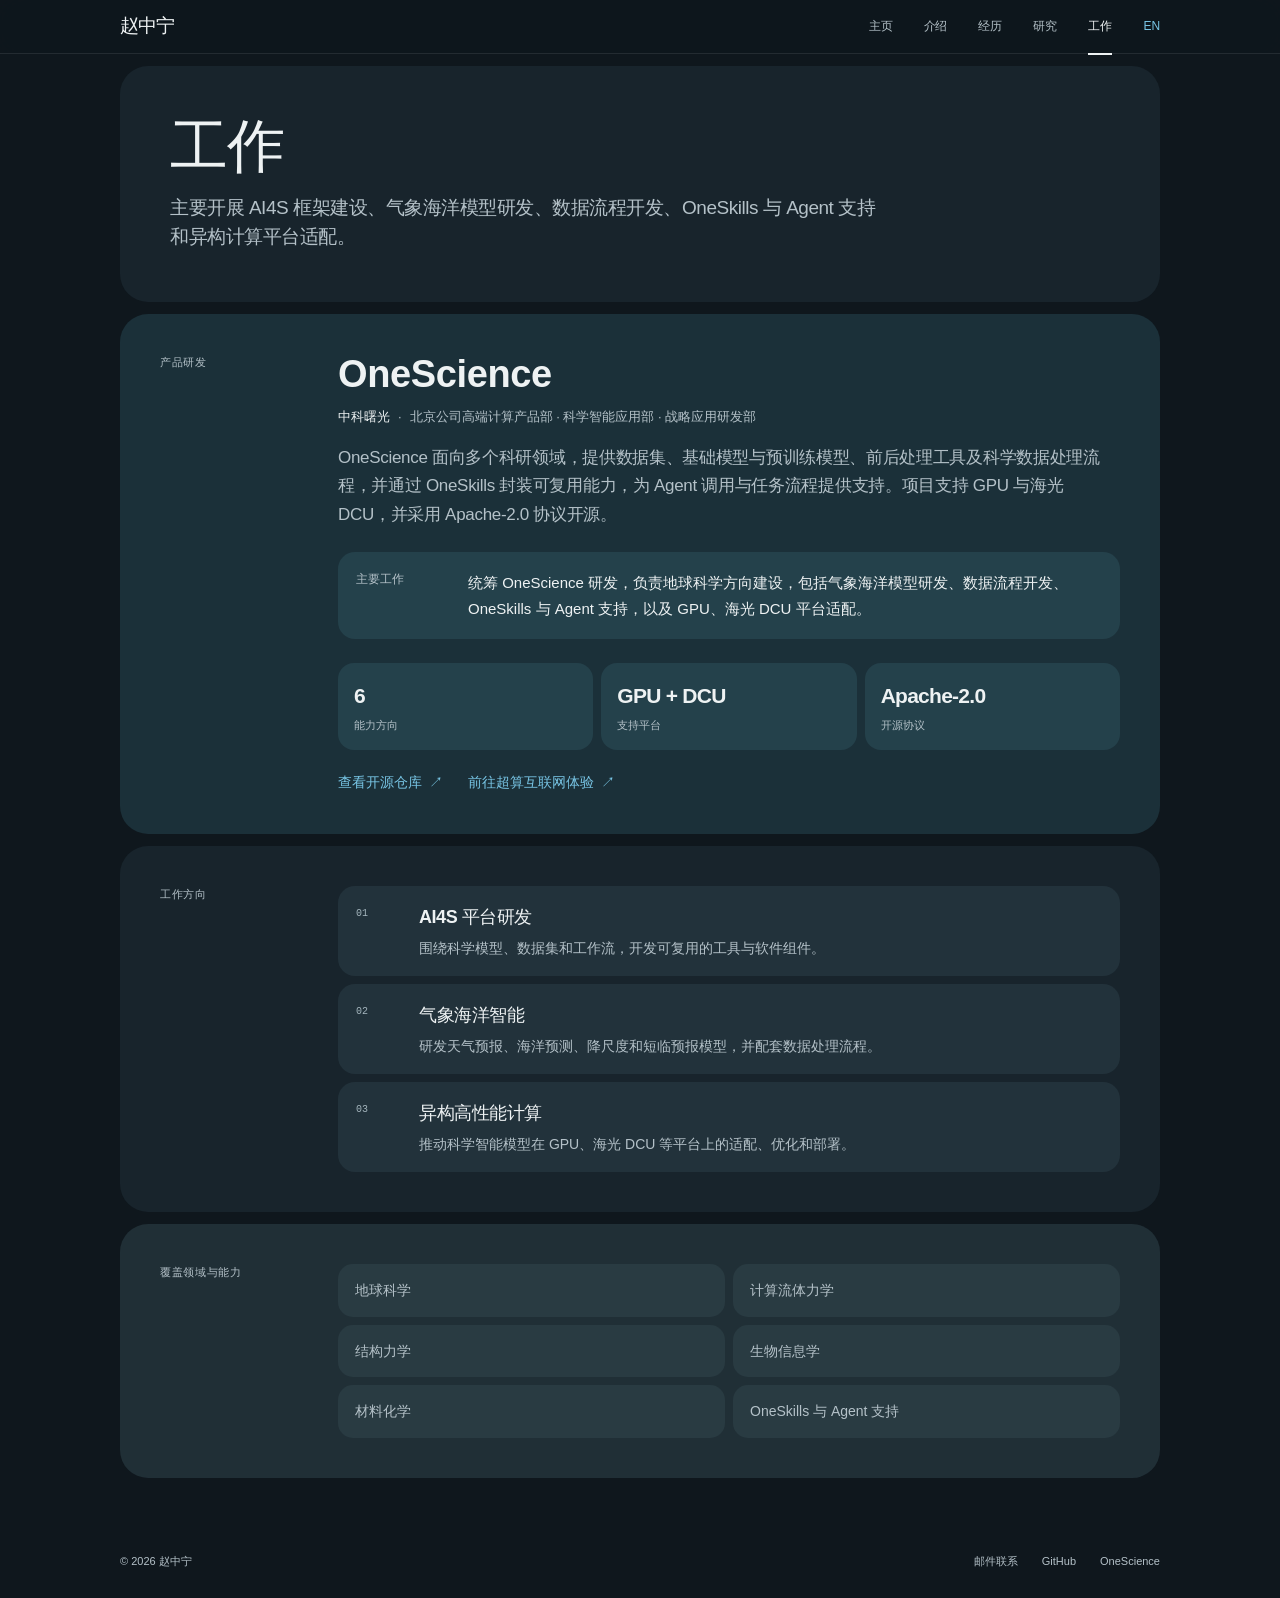
<file: zh/work/index.html>
<!doctype html>
<html lang="zh-CN">
  <head>
    <meta charset="utf-8">
    <meta name="viewport" content="width=device-width, initial-scale=1">
    <meta name="description" content="OneScience 研发、气象海洋 AI4S、OneSkills 与 Agent 支持及异构高性能软件工作。">
    <meta name="author" content="赵中宁">
    <meta name="theme-color" content="#0f171d">
    <title>工作｜赵中宁</title>
    <link rel="canonical" href="https://zhaozhongningouc.github.io/zh/work/">
    <link rel="alternate" hreflang="en" href="https://zhaozhongningouc.github.io/work/">
    <link rel="alternate" hreflang="zh-CN" href="https://zhaozhongningouc.github.io/zh/work/">
    <link rel="alternate" hreflang="x-default" href="https://zhaozhongningouc.github.io/work/">

    <link rel="stylesheet" href="/assets/css/styles.css">
    <meta property="og:type" content="website">
    <meta property="og:url" content="https://zhaozhongningouc.github.io/zh/work/">
    <meta property="og:title" content="工作｜赵中宁">
    <meta property="og:description" content="OneScience 研发、气象海洋 AI4S、OneSkills 与 Agent 支持及异构高性能软件工作。">
    <meta property="og:image" content="https://zhaozhongningouc.github.io/assets/images/og-v6.png">
    <meta property="og:image:width" content="1200">
    <meta property="og:image:height" content="630">
    <meta property="og:locale" content="zh_CN">
    <meta property="og:locale:alternate" content="en_US">
    <meta name="twitter:card" content="summary_large_image">
    <meta name="twitter:title" content="工作｜赵中宁">
    <meta name="twitter:description" content="OneScience 研发、气象海洋 AI4S、OneSkills 与 Agent 支持及异构高性能软件工作。">
    <meta name="twitter:image" content="https://zhaozhongningouc.github.io/assets/images/og-v6.png">
    <script type="application/ld+json">{"@context":"https://schema.org","@type":"ProfilePage","name":"工作｜赵中宁","url":"https://zhaozhongningouc.github.io/zh/work/","mainEntity":{"@type":"Person","name":"赵中宁","alternateName":"Jonny Chao","url":"https://zhaozhongningouc.github.io/"}}</script>
    <script defer src="/assets/js/main.js"></script>
  </head>
  <body data-page="work" data-lang="zh">

    <a class="skip-link" href="#main-content">跳到主要内容</a>
    <header class="site-header">
      <div class="site-nav container">
        <a class="wordmark" href="/zh/" aria-label="赵中宁 — 主页">赵中宁</a>
        <button class="nav-toggle" type="button" aria-expanded="false" aria-controls="nav-menu">
          <span class="nav-toggle__label">菜单</span>
          <span class="nav-toggle__icon" aria-hidden="true"><i></i><i></i></span>
        </button>
        <nav class="nav-menu" id="nav-menu" aria-label="主要导航">

        <a class="nav-link" href="/zh/">
          主页
        </a>
        <a class="nav-link" href="/zh/about/">
          介绍
        </a>
        <a class="nav-link" href="/zh/experience/">
          经历
        </a>
        <a class="nav-link" href="/zh/research/">
          研究
        </a>
        <a class="nav-link" href="/zh/work/" aria-current="page">
          工作
        </a>
          <a class="language-link" href="/work/" hreflang="en" aria-label="切换到英文版">EN</a>
        </nav>
      </div>
    </header>

    <main id="main-content">

  <header class="page-heading">
    <div class="container page-heading__inner">

      <h1>工作</h1>
      <p>主要开展 AI4S 框架建设、气象海洋模型研发、数据流程开发、OneSkills 与 Agent 支持和异构计算平台适配。</p>
    </div>
  </header>
      <div class="container resume-content">

  <section class="resume-section panel--blue" id="current-work">
    <h2 class="section-label">产品研发</h2>
    <div class="section-body">
      <h3>OneScience</h3>

            <div class="organization-line">
              <strong>中科曙光</strong>
              <span aria-hidden="true">·</span>
              <span>北京公司高端计算产品部 · 科学智能应用部 · 战略应用研发部</span>
            </div>
            <p class="section-lead">OneScience 面向多个科研领域，提供数据集、基础模型与预训练模型、前后处理工具及科学数据处理流程，并通过 OneSkills 封装可复用能力，为 Agent 调用与任务流程提供支持。项目支持 GPU 与海光 DCU，并采用 Apache-2.0 协议开源。</p>
            <div class="role-block"><span>主要工作</span><p>统筹 OneScience 研发，负责地球科学方向建设，包括气象海洋模型研发、数据流程开发、OneSkills 与 Agent 支持，以及 GPU、海光 DCU 平台适配。</p></div>
            <dl class="fact-list">
        <div class="fact-item"><dt>6</dt><dd>能力方向</dd></div>
        <div class="fact-item"><dt>GPU + DCU</dt><dd>支持平台</dd></div>
        <div class="fact-item"><dt>Apache-2.0</dt><dd>开源协议</dd></div></dl>
            <div class="section-links">

  <a class="text-link" href="https://gitee.com/onescience-ai/onescience" target="_blank" rel="noreferrer">
    <span>查看开源仓库</span><span aria-hidden="true">↗</span>
  </a>
  <a class="text-link" href="https://www.scnet.cn/ui/mall/app" target="_blank" rel="noreferrer">
    <span>前往超算互联网体验</span><span aria-hidden="true">↗</span>
  </a>
            </div>
    </div>
  </section>

  <section class="resume-section panel--white">
    <h2 class="section-label">工作方向</h2>
    <div class="section-body">

      <ol class="simple-list">
        <li class="simple-row">
          <span>01</span>
          <div><strong>AI4S 平台研发</strong><p>围绕科学模型、数据集和工作流，开发可复用的工具与软件组件。</p></div>
        </li>
        <li class="simple-row">
          <span>02</span>
          <div><strong>气象海洋智能</strong><p>研发天气预报、海洋预测、降尺度和短临预报模型，并配套数据处理流程。</p></div>
        </li>
        <li class="simple-row">
          <span>03</span>
          <div><strong>异构高性能计算</strong><p>推动科学智能模型在 GPU、海光 DCU 等平台上的适配、优化和部署。</p></div>
        </li></ol>
    </div>
  </section>

  <section class="resume-section panel--soft">
    <h2 class="section-label">覆盖领域与能力</h2>
    <div class="section-body">

      <ul class="domain-plain-list"><li>地球科学</li><li>计算流体力学</li><li>结构力学</li><li>生物信息学</li><li>材料化学</li><li>OneSkills 与 Agent 支持</li></ul>
    </div>
  </section>
      </div>
    </main>

    <footer class="site-footer">
      <div class="container footer-inner">
        <p>© 2026 赵中宁</p>
        <div class="footer-links">
          <a href="mailto:zhaozhn@sugon.com">邮件联系</a>
          <a href="https://github.com/ZhaoZhongningOUC" target="_blank" rel="noreferrer">GitHub</a>
          <a href="https://gitee.com/onescience-ai/onescience" target="_blank" rel="noreferrer">OneScience</a>
        </div>
      </div>
    </footer>
  </body>
</html>
</file>
<file: assets/css/styles.css>
:root {
  --ink: #eef2f3;
  --ink-secondary: #b4c1c8;
  --ink-tertiary: #a4b5bd;
  --line: #344851;
  --line-soft: #283941;
  --surface: #18242c;
  --surface-muted: #0f171d;
  --surface-raised: #22323b;
  --hero-start: #121d23;
  --hero-end: #1b2c33;
  --panel-status: #19272e;
  --panel-blue: #1b3039;
  --panel-work: #223a44;
  --panel-soft: #202f36;
  --panel-warm: #2b302f;
  --blue: #78c5e5;
  --blue-hover: #a8ddf2;
  --brand-red: #d8787f;
  --on-accent: #0f171d;
  --item-hover: #294650;
  --header-bg: rgba(15, 23, 29, 0.92);
  --shadow: rgba(3, 8, 11, 0.48);
  --container: 1040px;
  --reading: 740px;
  --header-height: 54px;
  --font-sans: -apple-system, BlinkMacSystemFont, "SF Pro Text", "PingFang SC", "Hiragino Sans GB", "Segoe UI", "Microsoft YaHei UI", "Microsoft YaHei", "Noto Sans CJK SC", "Noto Sans SC", Arial, sans-serif;
  --font-display: ui-rounded, "SF Pro Rounded", "SF Pro Display", "SF Pro SC", "PingFang SC", -apple-system, BlinkMacSystemFont, "Hiragino Sans GB", "Microsoft YaHei UI", sans-serif;
  --font-zh: "SF Pro SC", "PingFang SC", -apple-system, BlinkMacSystemFont, "Hiragino Sans GB", "Microsoft YaHei UI", "Microsoft YaHei", "Noto Sans CJK SC", sans-serif;
  --font-mono: "SFMono-Regular", Consolas, "Liberation Mono", monospace;
}

*,
*::before,
*::after {
  box-sizing: border-box;
}

html {
  color-scheme: dark;
  scroll-behavior: smooth;
  text-size-adjust: 100%;
}

body {
  margin: 0;
  background: var(--surface-muted);
  color: var(--ink);
  font-family: var(--font-sans);
  font-size: 16px;
  -webkit-font-smoothing: antialiased;
  font-synthesis: none;
  line-height: 1.6;
  text-rendering: optimizeLegibility;
}

body.menu-open {
  overflow: hidden;
}

html[lang="zh-CN"] body {
  font-family: var(--font-zh);
}

img {
  display: block;
  max-width: 100%;
}

a {
  color: inherit;
  text-decoration: none;
}

button,
input,
textarea {
  font: inherit;
}

button {
  color: inherit;
}

h1,
h2,
h3,
p,
figure,
dl,
dd,
ol,
ul {
  margin: 0;
}

.sr-only {
  position: absolute;
  width: 1px;
  height: 1px;
  overflow: hidden;
  padding: 0;
  border: 0;
  margin: -1px;
  clip: rect(0, 0, 0, 0);
  white-space: nowrap;
}

ol,
ul {
  padding: 0;
  list-style: none;
}

.container {
  width: min(calc(100% - 48px), var(--container));
  margin-inline: auto;
}

.skip-link {
  position: fixed;
  z-index: 200;
  top: 10px;
  left: 12px;
  padding: 9px 14px;
  border-radius: 8px;
  background: var(--blue);
  color: var(--on-accent);
  font-size: 13px;
  font-weight: 600;
  transform: translateY(-150%);
  transition: transform 160ms ease;
}

.skip-link:focus {
  transform: translateY(0);
}

:focus-visible {
  border-radius: 4px;
  outline: 3px solid rgba(120, 197, 229, 0.68);
  outline-offset: 3px;
}

.site-header {
  position: sticky;
  z-index: 100;
  top: 0;
  height: var(--header-height);
  border-bottom: 1px solid rgba(255, 255, 255, 0.09);
  background: var(--header-bg);
  -webkit-backdrop-filter: saturate(180%) blur(18px);
  backdrop-filter: saturate(180%) blur(18px);
}

.site-nav {
  display: flex;
  height: 100%;
  align-items: center;
  justify-content: space-between;
}

.wordmark {
  color: var(--ink);
  font-size: 19px;
  font-weight: 650;
  letter-spacing: -0.04em;
}

.nav-menu {
  display: flex;
  align-items: center;
  gap: 31px;
}

.nav-link,
.language-link {
  position: relative;
  color: var(--ink-secondary);
  font-size: 12px;
  font-weight: 500;
  letter-spacing: -0.01em;
  transition: color 160ms ease;
}

.nav-link:hover,
.language-link:hover,
.nav-link[aria-current="page"] {
  color: var(--ink);
}

.nav-link[aria-current="page"]::after {
  position: absolute;
  right: 0;
  bottom: -19px;
  left: 0;
  height: 2px;
  background: var(--ink);
  content: "";
}

.language-link {
  padding-left: 1px;
  color: var(--blue);
}

.nav-toggle {
  display: none;
  align-items: center;
  gap: 9px;
  padding: 8px 0;
  border: 0;
  background: transparent;
  cursor: pointer;
  font-size: 12px;
}

.nav-toggle__icon {
  position: relative;
  display: block;
  width: 17px;
  height: 12px;
}

.nav-toggle__icon i {
  position: absolute;
  right: 0;
  width: 17px;
  height: 1px;
  background: currentColor;
  transition: transform 180ms ease, top 180ms ease;
}

.nav-toggle__icon i:first-child {
  top: 3px;
}

.nav-toggle__icon i:last-child {
  top: 9px;
}

.nav-toggle[aria-expanded="true"] .nav-toggle__icon i:first-child {
  top: 6px;
  transform: rotate(45deg);
}

.nav-toggle[aria-expanded="true"] .nav-toggle__icon i:last-child {
  top: 6px;
  transform: rotate(-45deg);
}

.eyebrow {
  color: var(--ink-secondary);
  font-size: 12px;
  font-weight: 600;
  letter-spacing: 0.11em;
  text-transform: uppercase;
}

.home-headline,
.about-hero h1,
.bio-section__meta h2,
.page-heading h1,
.section-body > h3,
.publication-group > h3,
.featured-award h3 {
  text-wrap: balance;
}

.wordmark,
.home-copy h1,
.home-headline,
.home-status-main strong,
.home-feature-copy h2,
.about-hero h1,
.bio-section__meta h2,
.bio-paragraph h3,
.page-heading h1,
.section-body > h3,
.publication-group > h3,
.featured-award h3 {
  font-family: var(--font-display);
}

html[lang="zh-CN"] .home-copy h1,
html[lang="zh-CN"] .home-headline,
html[lang="zh-CN"] .about-hero h1,
html[lang="zh-CN"] .bio-section__meta h2,
html[lang="zh-CN"] .bio-paragraph h3,
html[lang="zh-CN"] .page-heading h1,
html[lang="zh-CN"] .section-body > h3,
html[lang="zh-CN"] .research-row__content h3,
html[lang="zh-CN"] .timeline-row h3,
html[lang="zh-CN"] .program-row h3,
html[lang="zh-CN"] .award-row h3,
html[lang="zh-CN"] .featured-award h3,
html[lang="zh-CN"] .patent-row h3 {
  letter-spacing: -0.01em;
}

.home-copy {
  max-width: 760px;
  animation: fade-up 620ms both cubic-bezier(0.22, 1, 0.36, 1);
}

.home-copy h1 {
  margin-top: 13px;
  font-size: clamp(58px, 7.2vw, 78px);
  font-weight: 650;
  letter-spacing: -0.075em;
  line-height: 0.95;
}

.home-copy h1 span {
  color: var(--brand-red);
}

.home-headline {
  max-width: 620px;
  margin-top: 20px;
  font-size: clamp(25px, 3vw, 36px);
  font-weight: 560;
  letter-spacing: -0.045em;
  line-height: 1.16;
}

.home-actions,
.section-links {
  display: flex;
  flex-wrap: wrap;
  align-items: center;
  gap: 14px 25px;
  margin-top: 21px;
}

.primary-link,
.text-link {
  display: inline-flex;
  align-items: center;
  gap: 7px;
  color: var(--blue);
  font-size: 14px;
  font-weight: 520;
  transition: color 160ms ease;
}

.primary-link {
  padding: 9px 17px;
  border-radius: 999px;
  background: var(--blue);
  color: var(--on-accent);
}

.primary-link:hover {
  background: var(--blue-hover);
}

.text-link:hover {
  color: var(--blue-hover);
  text-decoration: underline;
  text-underline-offset: 4px;
}

.primary-link span,
.text-link span:last-child {
  transition: transform 160ms ease;
}

.primary-link:hover span,
.text-link:hover span:last-child {
  transform: translate(2px, -2px);
}

.home-portrait {
  position: absolute;
  z-index: 0;
  inset: 0;
  overflow: hidden;
  width: 100%;
  border: 0;
  border-radius: 0;
  background: #0f171d;
  box-shadow: none;
  animation: fade-up 620ms 90ms both cubic-bezier(0.22, 1, 0.36, 1);
}

.home-portrait img {
  width: 100%;
  height: 100%;
  object-fit: cover;
  object-position: 50% 27%;
  filter: none;
}

.home-status-item {
  display: flex;
  min-height: 178px;
  flex-direction: column;
  padding: 24px 26px;
  border-radius: 22px;
  transition: background-color 180ms ease;
}

.home-status-item:hover {
  background: var(--surface-muted);
}

.home-status-main {
  margin-top: 17px;
}

.home-status-main strong {
  display: block;
  font-size: clamp(23px, 3vw, 31px);
  font-weight: 620;
  letter-spacing: -0.045em;
  line-height: 1.12;
}

html[lang="zh-CN"] .home-status-main strong {
  letter-spacing: -0.015em;
}

.home-status-main p {
  margin-top: 6px;
  color: var(--ink-secondary);
  font-size: 14px;
  line-height: 1.5;
}

.home-status-link {
  display: flex;
  align-items: center;
  justify-content: space-between;
  gap: 18px;
  margin-top: auto;
  padding-top: 20px;
  color: var(--blue);
  font-size: 12px;
  font-weight: 560;
}

.home-status-link span {
  font-size: 16px;
  transition: transform 180ms ease;
}

.home-status-item:hover .home-status-link span {
  transform: translateX(4px);
}

.home-card-label {
  color: var(--ink-secondary);
  font-size: 11px;
  font-weight: 600;
  letter-spacing: 0.08em;
  text-transform: uppercase;
}

/* Homepage: full-width editorial sections, following Apple's homepage rhythm. */
.home-main {
  display: grid;
  gap: 12px;
  background: var(--surface-muted);
}

.home-hero {
  position: relative;
  isolation: isolate;
  overflow: hidden;
  min-height: clamp(500px, 50vw, 620px);
  padding: 0;
  border-radius: 0;
  background: #0f171d;
}

.home-hero::after {
  position: absolute;
  z-index: 1;
  inset: 0;
  background:
    linear-gradient(90deg, rgba(15, 23, 29, 0.97) 0%, rgba(15, 23, 29, 0.91) 30%, rgba(15, 23, 29, 0.74) 51%, rgba(15, 23, 29, 0.24) 74%, rgba(15, 23, 29, 0.09) 100%),
    linear-gradient(0deg, rgba(15, 23, 29, 0.32), transparent 44%);
  content: "";
  pointer-events: none;
}

.home-hero__inner {
  position: relative;
  z-index: 2;
  display: flex;
  min-height: inherit;
  align-items: center;
  padding-block: clamp(56px, 7vw, 78px);
}

.home-hero .home-copy {
  width: min(52%, 560px);
}

.home-status-section {
  background: var(--panel-status);
}

.home-status-row {
  display: grid;
  gap: clamp(48px, 9vw, 110px);
  grid-template-columns: repeat(2, minmax(0, 1fr));
  padding-block: 34px;
}

.home-status-item {
  min-height: 142px;
  padding: 0;
  border-radius: 0;
}

.home-status-item:hover {
  background: transparent;
}

.home-status-main {
  margin-top: 14px;
}

.home-status-main strong {
  font-weight: 620;
}

.home-status-link {
  justify-content: flex-start;
  width: fit-content;
  gap: 9px;
  padding-top: 17px;
}

.home-feature-section {
  background: var(--surface);
}

.home-feature-section--research {
  background: var(--panel-blue);
}

.home-feature-section--work {
  background: var(--panel-work);
}

.home-feature-section--recognition {
  background: var(--panel-warm);
}

.home-feature-inner {
  display: grid;
  min-height: 310px;
  align-items: center;
  gap: clamp(54px, 8vw, 100px);
  grid-template-columns: minmax(0, 0.9fr) minmax(0, 1.1fr);
  padding-block: clamp(42px, 5.2vw, 58px);
}

.home-feature-copy h2 {
  max-width: 480px;
  margin-top: 15px;
  font-size: clamp(34px, 4.5vw, 48px);
  font-weight: 620;
  letter-spacing: -0.052em;
  line-height: 1.06;
  text-wrap: balance;
}

html[lang="zh-CN"] .home-feature-copy h2 {
  letter-spacing: -0.015em;
}

.home-feature-copy > p {
  max-width: 500px;
  margin-top: 15px;
  color: var(--ink-secondary);
  font-size: 14px;
  line-height: 1.68;
}

.home-feature-link {
  display: inline-flex;
  align-items: center;
  gap: 8px;
  margin-top: 20px;
  color: var(--blue);
  font-size: 13px;
  font-weight: 560;
}

.home-feature-link span {
  font-size: 17px;
  transition: transform 180ms ease;
}

.home-feature-inner:hover .home-feature-link span {
  transform: translateX(4px);
}

.home-feature-details {
  display: grid;
  gap: clamp(24px, 4vw, 52px);
  grid-template-columns: repeat(3, minmax(0, 1fr));
}

.home-feature-stats dt {
  color: var(--blue);
  font-family: var(--font-display);
  font-size: clamp(42px, 6vw, 60px);
  font-weight: 650;
  letter-spacing: -0.06em;
  line-height: 0.95;
}

.home-feature-stats dd {
  margin-top: 10px;
  color: var(--ink-secondary);
  font-size: 12px;
  line-height: 1.45;
}

.home-feature-list li {
  display: flex;
  min-width: 0;
  flex-direction: column;
  gap: 11px;
}

.home-feature-list span {
  order: -1;
  color: var(--ink-tertiary);
  font-family: var(--font-mono);
  font-size: 10px;
}

.home-feature-list strong {
  font-size: clamp(16px, 2vw, 20px);
  font-weight: 600;
  letter-spacing: -0.025em;
  line-height: 1.38;
}

html[lang="zh-CN"] .home-feature-list strong {
  letter-spacing: -0.01em;
}

.about-main {
  display: grid;
  gap: 12px;
  background: var(--surface-muted);
}

.about-hero {
  background: linear-gradient(135deg, var(--hero-start), var(--hero-end));
}

.about-hero__inner {
  padding-block: clamp(54px, 7vw, 78px);
}

.about-hero h1 {
  max-width: 760px;
  margin-top: 15px;
  font-size: clamp(43px, 6vw, 64px);
  font-weight: 620;
  letter-spacing: -0.06em;
  line-height: 1.02;
}

.about-hero__role {
  margin-top: 13px;
  color: var(--blue);
  font-size: 14px;
  font-weight: 560;
  letter-spacing: 0.01em;
}

.about-hero__bio {
  max-width: 800px;
  margin-top: 26px;
}

.about-hero__bio p {
  color: var(--ink-secondary);
  font-size: clamp(17px, 2vw, 20px);
  letter-spacing: -0.012em;
  line-height: 1.78;
}

html[lang="zh-CN"] .about-hero__bio p {
  letter-spacing: 0;
}

.about-metrics-section {
  background: var(--panel-status);
}

.about-metrics {
  display: grid;
  gap: clamp(28px, 5vw, 64px);
  grid-template-columns: repeat(4, minmax(0, 1fr));
  padding-block: 31px;
}

.about-metric dt {
  color: var(--blue);
  font-family: var(--font-display);
  font-size: clamp(34px, 4.6vw, 48px);
  font-weight: 640;
  letter-spacing: -0.055em;
  line-height: 1;
}

.about-metric dd {
  margin-top: 8px;
  color: var(--ink-secondary);
  font-size: 11px;
  line-height: 1.45;
}

.bio-section {
  background: var(--panel-status);
}

.bio-section--highlights {
  background: var(--panel-work);
}

.bio-section--detailed {
  background: var(--panel-blue);
}

.bio-section__inner {
  display: grid;
  align-items: start;
  gap: clamp(52px, 8vw, 100px);
  grid-template-columns: minmax(190px, 0.65fr) minmax(0, 1.65fr);
  padding-block: clamp(46px, 6vw, 68px);
}

.bio-section__meta h2 {
  margin-top: 14px;
  font-size: clamp(29px, 4vw, 40px);
  font-weight: 620;
  letter-spacing: -0.045em;
  line-height: 1.08;
}

.bio-section__meta > p:not(.home-card-label) {
  max-width: 330px;
  margin-top: 14px;
  color: var(--ink-secondary);
  font-size: 13px;
  line-height: 1.65;
}

.copy-button {
  display: none;
}

.js .copy-button {
  display: inline-flex;
  min-height: 38px;
  align-items: center;
  gap: 10px;
  margin-top: 22px;
  padding: 8px 15px;
  border: 1px solid #3a5662;
  border-radius: 999px;
  background: #203640;
  color: var(--blue);
  cursor: pointer;
  font-size: 12px;
  font-weight: 560;
  transition: background-color 160ms ease, border-color 160ms ease, color 160ms ease;
}

.copy-button:hover {
  border-color: rgba(140, 204, 228, 0.58);
  background: var(--item-hover);
  color: var(--blue-hover);
}

.copy-button:disabled {
  cursor: default;
}

.copy-button > span:last-child {
  font-size: 15px;
  line-height: 1;
}

.bio-copy {
  max-width: 760px;
}

.bio-copy--brief > p {
  font-size: clamp(18px, 2.4vw, 22px);
  letter-spacing: -0.022em;
  line-height: 1.82;
}

html[lang="zh-CN"] .bio-copy--brief > p {
  letter-spacing: -0.008em;
}

.bio-copy--detailed {
  display: grid;
  gap: 34px;
}

.bio-highlights {
  display: grid;
  gap: 27px;
}

.bio-highlight {
  display: grid;
  align-items: start;
  gap: 17px;
  grid-template-columns: 34px minmax(0, 1fr);
}

.bio-highlight > span {
  padding-top: 4px;
  color: var(--blue);
  font-family: var(--font-mono);
  font-size: 10px;
}

.bio-highlight h3 {
  font-family: var(--font-display);
  font-size: 20px;
  font-weight: 600;
  letter-spacing: -0.025em;
  line-height: 1.3;
}

.bio-highlight p {
  margin-top: 7px;
  color: var(--ink-secondary);
  font-size: 14px;
  line-height: 1.7;
}

.bio-paragraph__heading {
  display: flex;
  align-items: baseline;
  gap: 13px;
}

.bio-paragraph__heading > span {
  color: var(--blue);
  font-family: var(--font-mono);
  font-size: 10px;
}

.bio-paragraph h3 {
  font-size: 18px;
  font-weight: 600;
  letter-spacing: -0.025em;
}

.bio-paragraph > p {
  margin-top: 11px;
  color: var(--ink);
  font-size: 16px;
  line-height: 1.82;
}

.page-heading {
  padding-top: 12px;
  background: transparent;
}

.page-heading__inner {
  max-width: var(--container);
  padding: clamp(34px, 5vw, 50px);
  border-radius: 28px;
  background: var(--surface);
  animation: fade-up 620ms both cubic-bezier(0.22, 1, 0.36, 1);
}

.page-heading--compact .page-heading__inner {
  padding-block: clamp(32px, 4vw, 42px);
}

.page-heading h1 {
  max-width: 850px;
  font-size: clamp(40px, 5.6vw, 58px);
  font-weight: 620;
  letter-spacing: -0.055em;
  line-height: 1.05;
}

.page-heading p:last-child {
  max-width: 720px;
  margin-top: 16px;
  color: var(--ink-secondary);
  font-size: clamp(16px, 1.8vw, 19px);
  letter-spacing: -0.025em;
  line-height: 1.55;
}

.resume-content {
  display: grid;
  gap: 12px;
  padding-block: 12px 48px;
}

.resume-section {
  --item-bg: var(--surface-raised);
  display: grid;
  gap: 28px;
  grid-template-columns: 150px minmax(0, 1fr);
  padding: clamp(28px, 4vw, 40px);
  border: 0;
  border-radius: 28px;
  background: var(--surface);
  scroll-margin-top: calc(var(--header-height) + 14px);
  animation: fade-up 560ms both cubic-bezier(0.22, 1, 0.36, 1);
}

.panel--white {
  background: var(--surface);
}

.panel--blue {
  --item-bg: #24414b;
  background: var(--panel-blue);
}

.panel--soft {
  --item-bg: #293b42;
  background: var(--panel-soft);
}

.resume-section:nth-child(2) {
  animation-delay: 70ms;
}

.resume-section:nth-child(3) {
  animation-delay: 110ms;
}

.resume-section:nth-child(4) {
  animation-delay: 150ms;
}

.section-label {
  color: var(--ink-secondary);
  font-size: 11px;
  font-weight: 600;
  letter-spacing: 0.06em;
  text-transform: uppercase;
}

.section-body {
  min-width: 0;
  max-width: none;
}

.section-body > h3,
.publication-group > h3 {
  font-size: clamp(28px, 3.5vw, 38px);
  font-weight: 600;
  letter-spacing: -0.052em;
  line-height: 1.08;
}

.section-lead {
  margin-top: 16px;
  color: var(--ink-secondary);
  font-size: 17px;
  letter-spacing: -0.018em;
  line-height: 1.7;
}

.organization-line {
  display: flex;
  align-items: baseline;
  flex-wrap: wrap;
  gap: 8px;
  margin-top: 12px;
  color: var(--ink-secondary);
  font-size: 13px;
}

.organization-line strong {
  color: var(--ink);
  font-weight: 560;
}

.role-block {
  display: grid;
  gap: 16px;
  grid-template-columns: 96px minmax(0, 1fr);
  margin-top: 22px;
  padding: 18px;
  border: 0;
  border-radius: 17px;
  background: var(--item-bg);
}

.role-block > span {
  color: var(--ink-secondary);
  font-size: 12px;
}

.role-block p {
  font-size: 15px;
  line-height: 1.7;
}

.fact-list {
  display: grid;
  gap: 8px;
  margin-top: 24px;
  grid-template-columns: repeat(3, minmax(0, 1fr));
}

.fact-item {
  padding: 16px;
  border-radius: 16px;
  background: var(--item-bg);
}

.fact-item + .fact-item {
  padding-left: 16px;
  border-left: 0;
}

.fact-item dt {
  font-size: 21px;
  font-weight: 560;
  letter-spacing: -0.035em;
}

.fact-item dd {
  margin-top: 4px;
  color: var(--ink-secondary);
  font-size: 11px;
}

.simple-list,
.research-list,
.patent-list,
.program-list,
.award-list {
  display: grid;
  gap: 8px;
  border: 0;
}

.simple-row {
  display: grid;
  gap: 25px;
  grid-template-columns: 38px 1fr;
  padding: 17px 18px;
  border: 0;
  border-radius: 17px;
  background: var(--item-bg);
}

.simple-row > span {
  padding-top: 3px;
  color: var(--ink-tertiary);
  font-family: var(--font-mono);
  font-size: 10px;
}

.simple-row strong {
  font-size: 18px;
  font-weight: 560;
  letter-spacing: -0.025em;
}

.simple-row p {
  margin-top: 5px;
  color: var(--ink-secondary);
  font-size: 14px;
  line-height: 1.6;
}

.domain-plain-list {
  display: grid;
  gap: 8px;
  border: 0;
  grid-template-columns: repeat(2, minmax(0, 1fr));
}

.domain-plain-list li {
  padding: 15px 17px;
  border: 0;
  border-radius: 15px;
  background: var(--item-bg);
  color: var(--ink-secondary);
  font-size: 14px;
}

.domain-plain-list li:nth-child(odd) {
  padding-right: 17px;
}

.domain-plain-list li:nth-child(even) {
  padding-left: 17px;
  border-left: 0;
}

.research-overview {
  display: grid;
  gap: 8px;
  border: 0;
  grid-template-columns: repeat(3, minmax(0, 1fr));
}

.research-overview > div {
  padding: 17px 18px;
  border-radius: 16px;
  background: var(--item-bg);
}

.research-overview > div + div {
  padding-left: 18px;
  border-left: 0;
}

.research-overview dt {
  font-size: 27px;
  font-weight: 590;
  letter-spacing: -0.04em;
  line-height: 1.1;
}

.research-overview dd {
  margin-top: 4px;
  color: var(--ink-secondary);
  font-size: 11px;
  line-height: 1.45;
}

.citation-note {
  margin: 10px 0 18px;
  color: var(--ink-tertiary);
  font-size: 11px;
  line-height: 1.55;
}

.citation-note a {
  color: var(--blue);
}

.citation-note a:hover {
  text-decoration: underline;
  text-underline-offset: 3px;
}

.research-row {
  display: grid;
  gap: 28px;
  grid-template-columns: 105px 1fr;
  padding: 20px;
  border: 0;
  border-radius: 18px;
  background: var(--item-bg);
}

.research-row__meta {
  display: flex;
  flex-direction: column;
  gap: 4px;
  color: var(--ink-secondary);
  font-size: 11px;
}

.research-row__meta span:first-child {
  color: var(--ink);
  font-family: var(--font-mono);
}

.research-row__content h3,
.timeline-row h3,
.program-row h3,
.award-row h3,
.patent-row h3 {
  font-size: 20px;
  font-weight: 580;
  letter-spacing: -0.035em;
  line-height: 1.3;
}

.research-row__title {
  margin-top: 7px;
  color: var(--ink-secondary);
  font-size: 12px;
  line-height: 1.55;
}

.research-row__content > p:not(.research-row__title) {
  margin-top: 14px;
  color: var(--ink-secondary);
  font-size: 14px;
  line-height: 1.7;
}

.research-impact {
  display: inline-flex;
  align-items: center;
  gap: 6px;
  margin-top: 13px;
  color: var(--ink-secondary);
  font-size: 12px;
  font-weight: 520;
  transition: color 160ms ease;
}

.research-impact:hover {
  color: var(--blue);
}

.research-row .section-links {
  margin-top: 16px;
}

.publication-group + .publication-group {
  margin-top: 12px;
}

.publication-group {
  padding: 20px;
  border-radius: 18px;
  background: var(--item-bg);
}

.publication-group > h3 {
  display: flex;
  align-items: baseline;
  justify-content: space-between;
  padding: 0 4px 11px;
  border: 0;
  font-size: 25px;
}

.publication-group > h3 span {
  color: var(--ink-tertiary);
  font-family: var(--font-mono);
  font-size: 11px;
  font-weight: 400;
}

.publication-row {
  display: grid;
  align-items: start;
  gap: 22px;
  grid-template-columns: 48px 1fr auto;
  padding: 14px 12px;
  border: 0;
  border-radius: 13px;
  transition: color 160ms ease, background-color 160ms ease;
}

.publication-row:hover {
  background: var(--item-hover);
  color: var(--blue);
}

.publication-year {
  padding-top: 3px;
  color: var(--ink-tertiary);
  font-family: var(--font-mono);
  font-size: 10px;
}

.publication-copy {
  display: flex;
  flex-direction: column;
  gap: 7px;
}

.publication-copy strong {
  font-size: 15px;
  font-weight: 540;
  line-height: 1.45;
}

.publication-copy small {
  color: var(--ink-secondary);
  font-size: 11px;
  line-height: 1.5;
}

.publication-row > span:last-child {
  color: var(--ink-tertiary);
  font-size: 13px;
  transition: transform 160ms ease;
}

.publication-row:hover > span:last-child {
  transform: translate(2px, -2px);
}

.patent-row,
.program-row,
.award-row {
  display: grid;
  gap: 28px;
  grid-template-columns: 76px 1fr;
  padding: 18px;
  border: 0;
  border-radius: 17px;
  background: var(--item-bg);
}

.patent-row > span,
.program-row > span,
.award-row > span {
  padding-top: 3px;
  color: var(--ink-tertiary);
  font-family: var(--font-mono);
  font-size: 10px;
}

.patent-row p,
.program-row p,
.award-row p,
.timeline-row p {
  margin-top: 6px;
  color: var(--ink-secondary);
  font-size: 13px;
  line-height: 1.65;
}

.timeline-row {
  display: grid;
  gap: 28px;
  grid-template-columns: 105px 1fr;
  padding: 18px;
  border: 0;
  border-radius: 17px;
  background: var(--item-bg);
}

.timeline-row + .timeline-row {
  margin-top: 8px;
}

.timeline-period {
  padding-top: 3px;
  color: var(--ink-secondary);
  font-family: var(--font-mono);
  font-size: 10px;
}

.timeline-meta {
  color: var(--ink) !important;
  font-size: 12px !important;
  font-weight: 520;
}

.featured-award-grid {
  display: grid;
  gap: 12px;
  grid-template-columns: 1.08fr 0.92fr;
}

.featured-award {
  min-height: 214px;
  padding: 21px;
  border: 0;
  border-radius: 18px;
  background: var(--item-bg);
}

.featured-award--primary {
  background: #274753;
  box-shadow: none;
}

.featured-award--primary .featured-award__meta span:first-child {
  color: var(--blue);
}

.featured-award__meta {
  display: flex;
  align-items: center;
  justify-content: space-between;
  color: var(--ink-secondary);
  font-size: 11px;
  font-weight: 560;
}

.featured-award h3 {
  margin-top: 20px;
  font-size: 20px;
  font-weight: 590;
  letter-spacing: -0.035em;
  line-height: 1.28;
}

.featured-award p {
  margin-top: 10px;
  color: var(--ink-secondary);
  font-size: 12px;
  line-height: 1.6;
}

.featured-award small {
  display: block;
  margin-top: 13px;
  color: var(--ink-tertiary);
  font-size: 11px;
}

.award-list--compact {
  margin-top: 8px;
}

.award-list--compact .award-row {
  padding: 16px 18px;
}

.earlier-recognition {
  margin-top: 14px;
  color: var(--ink-secondary);
  font-size: 12px;
  line-height: 1.65;
}

.site-footer {
  border: 0;
}

.footer-inner {
  display: flex;
  min-height: 72px;
  align-items: center;
  justify-content: space-between;
  gap: 30px;
  color: var(--ink-secondary);
  font-size: 11px;
}

.footer-links {
  display: flex;
  gap: 24px;
}

.footer-links a {
  transition: color 160ms ease;
}

.footer-links a:hover {
  color: var(--ink);
}

@keyframes fade-up {
  from {
    opacity: 0;
    transform: translateY(12px);
  }
  to {
    opacity: 1;
    transform: translateY(0);
  }
}

@media (max-width: 900px) {
  .home-hero__inner {
    padding-block: 52px;
  }

  .home-portrait {
    width: 100%;
  }

  .home-feature-inner {
    gap: 44px;
  }

  .resume-section {
    gap: 30px;
    grid-template-columns: 130px minmax(0, 1fr);
  }
}

@media (max-width: 760px) {
  .container {
    width: min(calc(100% - 36px), var(--container));
  }

  .site-header {
    height: auto;
  }

  .site-nav {
    min-height: var(--header-height);
    flex-wrap: wrap;
  }

  .nav-menu {
    display: flex;
    width: 100%;
    align-items: stretch;
    gap: 0;
    flex-direction: column;
    padding: 4px 0 12px;
  }

  .js .site-header {
    height: var(--header-height);
  }

  .js .site-nav {
    height: 100%;
    min-height: 0;
    flex-wrap: nowrap;
  }

  .js .nav-toggle {
    display: flex;
  }

  .js .nav-menu {
    position: fixed;
    z-index: 120;
    top: calc(var(--header-height) + 8px);
    right: 18px;
    left: 18px;
    width: auto;
    display: none;
    align-items: stretch;
    gap: 0;
    flex-direction: column;
    padding: 10px 18px;
    border: 1px solid var(--line-soft);
    border-radius: 18px;
    background: rgba(24, 36, 44, 0.98);
    box-shadow: 0 18px 55px var(--shadow);
  }

  .js .nav-menu.is-open {
    display: flex;
    animation: fade-up 180ms both ease-out;
  }

  .nav-link,
  .language-link {
    padding: 14px 2px;
    border-bottom: 0;
    font-size: 15px;
  }

  .nav-link[aria-current="page"]::after {
    display: none;
  }

  .language-link {
    border-bottom: 0;
  }

  .home-hero {
    display: flex;
    min-height: 0;
    flex-direction: column;
    background: var(--surface-muted);
  }

  .home-hero::after {
    display: none;
  }

  .home-hero__inner {
    display: block;
    min-height: 0;
    padding-block: 34px 40px;
  }

  .home-portrait {
    position: relative;
    inset: auto;
    order: -1;
    width: 100%;
    aspect-ratio: 16 / 9;
    border-radius: 0;
  }

  .home-portrait img {
    object-position: center;
  }

  .home-hero .home-copy {
    width: 100%;
    max-width: none;
  }

  .home-copy h1 {
    font-size: 60px;
  }

  .home-headline {
    font-size: 25px;
  }

  .home-status-row {
    gap: 40px;
    padding-block: 30px;
  }

  .home-status-item {
    min-height: 136px;
    padding: 0;
    border-radius: 0;
  }

  .home-feature-inner {
    min-height: 0;
    gap: 30px;
    grid-template-columns: 1fr;
    padding-block: 42px;
  }

  .home-feature-copy {
    max-width: 690px;
  }

  .about-hero__inner {
    padding-block: 48px;
  }

  .about-metrics {
    gap: 24px;
  }

  .bio-section__inner {
    gap: 30px;
    grid-template-columns: 1fr;
    padding-block: 44px;
  }

  .bio-section__meta > p:not(.home-card-label) {
    max-width: 620px;
  }

  .page-heading__inner {
    padding: 30px;
    border-radius: 22px;
  }

  .page-heading--compact .page-heading__inner {
    padding-block: 30px;
  }

  .resume-content {
    padding-bottom: 36px;
  }

  .resume-section {
    gap: 16px;
    grid-template-columns: 1fr;
    padding: 24px;
    border-radius: 22px;
  }

  .section-label {
    color: var(--ink-tertiary);
  }

  .featured-award-grid {
    grid-template-columns: 1fr;
  }

  .featured-award {
    min-height: 0;
  }
}

@media (max-width: 560px) {
  .container {
    width: min(calc(100% - 32px), var(--container));
  }

  .home-hero__inner {
    min-height: 0;
    padding-block: 30px 36px;
  }

  .home-portrait {
    order: -1;
    width: 100%;
    border-radius: 0;
  }

  .home-copy h1 {
    margin-top: 10px;
    font-size: 54px;
  }

  .home-headline {
    margin-top: 18px;
    font-size: 23px;
  }

  .home-actions {
    gap: 14px 20px;
    margin-top: 22px;
  }

  .home-status-row {
    gap: 28px;
    grid-template-columns: 1fr;
    padding-block: 30px;
  }

  .home-status-item {
    min-height: 0;
    padding: 0;
    border-radius: 0;
  }

  .home-feature-inner {
    padding-block: 36px;
  }

  .home-feature-copy h2 {
    font-size: 32px;
  }

  .about-hero__inner {
    padding-block: 38px;
  }

  .about-hero h1 {
    font-size: 40px;
  }

  .about-hero__bio {
    margin-top: 16px;
  }

  .about-hero__bio p {
    font-size: 16px;
  }

  .about-metrics {
    gap: 25px 20px;
    grid-template-columns: repeat(2, minmax(0, 1fr));
    padding-block: 28px;
  }

  .about-metric dt {
    font-size: 36px;
  }

  .bio-section__inner {
    gap: 26px;
    padding-block: 36px;
  }

  .bio-copy--brief > p {
    font-size: 18px;
    line-height: 1.78;
  }

  .bio-copy--detailed {
    gap: 29px;
  }

  .bio-paragraph > p {
    font-size: 15px;
    line-height: 1.78;
  }

  .home-feature-list {
    gap: 20px;
    grid-template-columns: 1fr;
  }

  .page-heading h1 {
    font-size: 38px;
  }

  .page-heading__inner {
    padding: 24px;
  }

  .page-heading p:last-child {
    font-size: 16px;
  }

  .role-block,
  .research-row,
  .timeline-row,
  .program-row,
  .award-row,
  .patent-row {
    gap: 12px;
    grid-template-columns: 1fr;
  }

  .role-block {
    padding: 16px;
  }

  .fact-list {
    gap: 8px;
    grid-template-columns: 1fr;
  }

  .fact-item,
  .fact-item + .fact-item {
    padding: 14px 16px;
    border-bottom: 0;
    border-left: 0;
  }

  .domain-plain-list {
    grid-template-columns: 1fr;
  }

  .domain-plain-list li:nth-child(odd),
  .domain-plain-list li:nth-child(even) {
    padding-inline: 15px;
    border-left: 0;
  }

  .research-row__meta {
    flex-direction: row;
    gap: 12px;
  }

  .research-overview > div {
    padding: 14px;
  }

  .research-overview > div + div {
    padding-left: 14px;
  }

  .research-overview dt {
    font-size: 23px;
  }

  .research-overview dd {
    font-size: 10px;
  }

  .publication-row {
    gap: 6px 12px;
    grid-template-columns: 1fr auto;
  }

  .publication-year {
    grid-column: 1 / -1;
  }

  .timeline-period,
  .program-row > span,
  .award-row > span,
  .patent-row > span {
    margin-bottom: 2px;
  }

  .footer-inner {
    align-items: flex-start;
    flex-direction: column;
    gap: 14px;
    padding-block: 25px;
  }
}

@media (max-width: 420px) {
  .research-overview {
    grid-template-columns: repeat(3, minmax(0, 1fr));
  }

  .research-overview > div:nth-child(3) {
    padding-left: 14px;
    border-top: 0;
    border-left: 0;
    grid-column: auto;
  }

  .home-feature-stats {
    grid-template-columns: repeat(3, minmax(0, 1fr));
  }

  .home-feature-details {
    gap: 16px;
  }

  .home-feature-stats dt {
    font-size: 40px;
  }
}

@media (prefers-reduced-motion: reduce) {
  html {
    scroll-behavior: auto;
  }

  *,
  *::before,
  *::after {
    animation-duration: 0.001ms !important;
    animation-iteration-count: 1 !important;
    scroll-behavior: auto !important;
    transition-duration: 0.001ms !important;
  }
}
</file>
